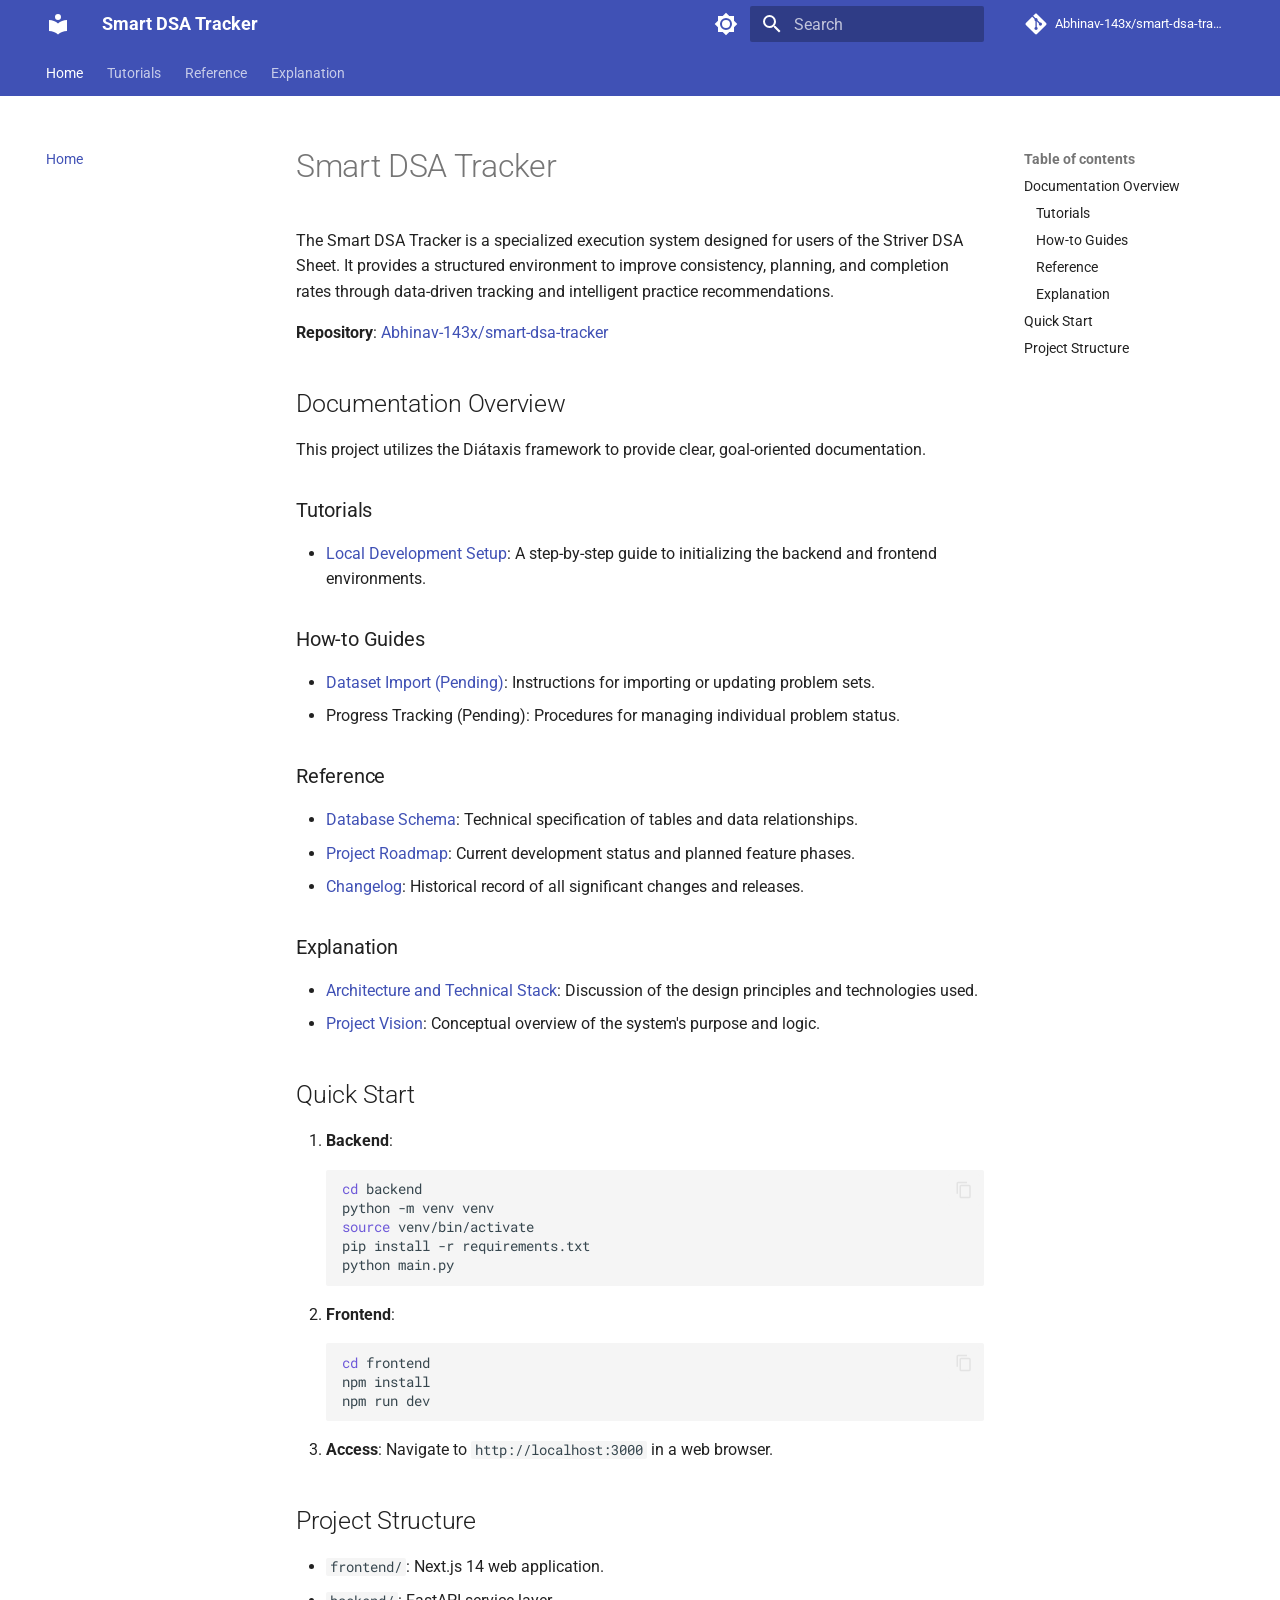
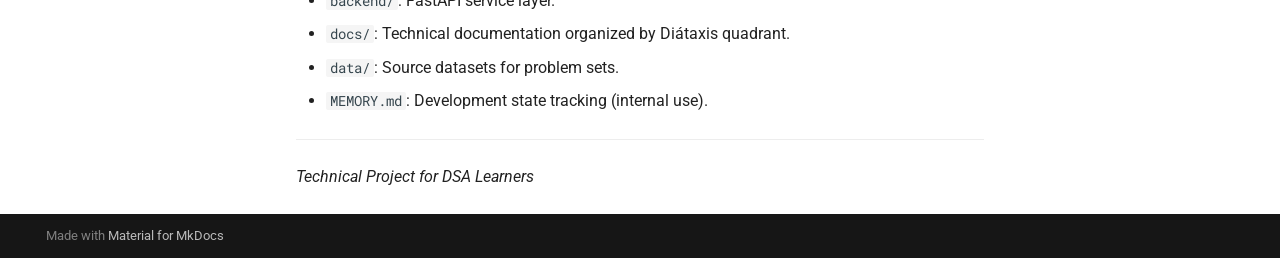
<file: index.html>
<!doctype html>
<html lang="en" class="no-js">
  <head>
    
      <meta charset="utf-8">
      <meta name="viewport" content="width=device-width,initial-scale=1">
      
        <meta name="description" content="A focused execution system for Striver DSA Sheet users to improve consistency and mastery.">
      
      
        <meta name="author" content="Abhinav-143x">
      
      
        <link rel="canonical" href="https://Abhinav-143x.github.io/smart-dsa-tracker/">
      
      
      
        <link rel="next" href="tutorials/setup-guide/">
      
      
        
      
      
      <link rel="icon" href="assets/images/favicon.png">
      <meta name="generator" content="mkdocs-1.6.1, mkdocs-material-9.7.6">
    
    
      
        <title>Smart DSA Tracker</title>
      
    
    
      <link rel="stylesheet" href="assets/stylesheets/main.484c7ddc.min.css">
      
        
        <link rel="stylesheet" href="assets/stylesheets/palette.ab4e12ef.min.css">
      
      


    
    
      
    
    
      
        
        
        <link rel="preconnect" href="https://fonts.gstatic.com" crossorigin>
        <link rel="stylesheet" href="https://fonts.googleapis.com/css?family=Roboto:300,300i,400,400i,700,700i%7CRoboto+Mono:400,400i,700,700i&display=fallback">
        <style>:root{--md-text-font:"Roboto";--md-code-font:"Roboto Mono"}</style>
      
    
    
    <script>__md_scope=new URL(".",location),__md_hash=e=>[...e].reduce(((e,_)=>(e<<5)-e+_.charCodeAt(0)),0),__md_get=(e,_=localStorage,t=__md_scope)=>JSON.parse(_.getItem(t.pathname+"."+e)),__md_set=(e,_,t=localStorage,a=__md_scope)=>{try{t.setItem(a.pathname+"."+e,JSON.stringify(_))}catch(e){}}</script>
    
      

    
    
  </head>
  
  
    
    
      
    
    
    
    
    <body dir="ltr" data-md-color-scheme="default" data-md-color-primary="indigo" data-md-color-accent="indigo">
  
    
    <input class="md-toggle" data-md-toggle="drawer" type="checkbox" id="__drawer" autocomplete="off">
    <input class="md-toggle" data-md-toggle="search" type="checkbox" id="__search" autocomplete="off">
    <label class="md-overlay" for="__drawer"></label>
    <div data-md-component="skip">
      
        
        <a href="#smart-dsa-tracker" class="md-skip">
          Skip to content
        </a>
      
    </div>
    <div data-md-component="announce">
      
    </div>
    
    
      

<header class="md-header" data-md-component="header">
  <nav class="md-header__inner md-grid" aria-label="Header">
    <a href="." title="Smart DSA Tracker" class="md-header__button md-logo" aria-label="Smart DSA Tracker" data-md-component="logo">
      
  
  <svg xmlns="http://www.w3.org/2000/svg" viewBox="0 0 24 24"><path d="M12 8a3 3 0 0 0 3-3 3 3 0 0 0-3-3 3 3 0 0 0-3 3 3 3 0 0 0 3 3m0 3.54C9.64 9.35 6.5 8 3 8v11c3.5 0 6.64 1.35 9 3.54 2.36-2.19 5.5-3.54 9-3.54V8c-3.5 0-6.64 1.35-9 3.54"/></svg>

    </a>
    <label class="md-header__button md-icon" for="__drawer">
      
      <svg xmlns="http://www.w3.org/2000/svg" viewBox="0 0 24 24"><path d="M3 6h18v2H3zm0 5h18v2H3zm0 5h18v2H3z"/></svg>
    </label>
    <div class="md-header__title" data-md-component="header-title">
      <div class="md-header__ellipsis">
        <div class="md-header__topic">
          <span class="md-ellipsis">
            Smart DSA Tracker
          </span>
        </div>
        <div class="md-header__topic" data-md-component="header-topic">
          <span class="md-ellipsis">
            
              Home
            
          </span>
        </div>
      </div>
    </div>
    
      
        <form class="md-header__option" data-md-component="palette">
  
    
    
    
    <input class="md-option" data-md-color-media="(prefers-color-scheme: light)" data-md-color-scheme="default" data-md-color-primary="indigo" data-md-color-accent="indigo"  aria-label="Switch to dark mode"  type="radio" name="__palette" id="__palette_0">
    
      <label class="md-header__button md-icon" title="Switch to dark mode" for="__palette_1" hidden>
        <svg xmlns="http://www.w3.org/2000/svg" viewBox="0 0 24 24"><path d="M12 8a4 4 0 0 0-4 4 4 4 0 0 0 4 4 4 4 0 0 0 4-4 4 4 0 0 0-4-4m0 10a6 6 0 0 1-6-6 6 6 0 0 1 6-6 6 6 0 0 1 6 6 6 6 0 0 1-6 6m8-9.31V4h-4.69L12 .69 8.69 4H4v4.69L.69 12 4 15.31V20h4.69L12 23.31 15.31 20H20v-4.69L23.31 12z"/></svg>
      </label>
    
  
    
    
    
    <input class="md-option" data-md-color-media="(prefers-color-scheme: dark)" data-md-color-scheme="slate" data-md-color-primary="indigo" data-md-color-accent="indigo"  aria-label="Switch to light mode"  type="radio" name="__palette" id="__palette_1">
    
      <label class="md-header__button md-icon" title="Switch to light mode" for="__palette_0" hidden>
        <svg xmlns="http://www.w3.org/2000/svg" viewBox="0 0 24 24"><path d="M12 18c-.89 0-1.74-.2-2.5-.55C11.56 16.5 13 14.42 13 12s-1.44-4.5-3.5-5.45C10.26 6.2 11.11 6 12 6a6 6 0 0 1 6 6 6 6 0 0 1-6 6m8-9.31V4h-4.69L12 .69 8.69 4H4v4.69L.69 12 4 15.31V20h4.69L12 23.31 15.31 20H20v-4.69L23.31 12z"/></svg>
      </label>
    
  
</form>
      
    
    
      <script>var palette=__md_get("__palette");if(palette&&palette.color){if("(prefers-color-scheme)"===palette.color.media){var media=matchMedia("(prefers-color-scheme: light)"),input=document.querySelector(media.matches?"[data-md-color-media='(prefers-color-scheme: light)']":"[data-md-color-media='(prefers-color-scheme: dark)']");palette.color.media=input.getAttribute("data-md-color-media"),palette.color.scheme=input.getAttribute("data-md-color-scheme"),palette.color.primary=input.getAttribute("data-md-color-primary"),palette.color.accent=input.getAttribute("data-md-color-accent")}for(var[key,value]of Object.entries(palette.color))document.body.setAttribute("data-md-color-"+key,value)}</script>
    
    
    
      
      
        <label class="md-header__button md-icon" for="__search">
          
          <svg xmlns="http://www.w3.org/2000/svg" viewBox="0 0 24 24"><path d="M9.5 3A6.5 6.5 0 0 1 16 9.5c0 1.61-.59 3.09-1.56 4.23l.27.27h.79l5 5-1.5 1.5-5-5v-.79l-.27-.27A6.52 6.52 0 0 1 9.5 16 6.5 6.5 0 0 1 3 9.5 6.5 6.5 0 0 1 9.5 3m0 2C7 5 5 7 5 9.5S7 14 9.5 14 14 12 14 9.5 12 5 9.5 5"/></svg>
        </label>
        <div class="md-search" data-md-component="search" role="dialog">
  <label class="md-search__overlay" for="__search"></label>
  <div class="md-search__inner" role="search">
    <form class="md-search__form" name="search">
      <input type="text" class="md-search__input" name="query" aria-label="Search" placeholder="Search" autocapitalize="off" autocorrect="off" autocomplete="off" spellcheck="false" data-md-component="search-query" required>
      <label class="md-search__icon md-icon" for="__search">
        
        <svg xmlns="http://www.w3.org/2000/svg" viewBox="0 0 24 24"><path d="M9.5 3A6.5 6.5 0 0 1 16 9.5c0 1.61-.59 3.09-1.56 4.23l.27.27h.79l5 5-1.5 1.5-5-5v-.79l-.27-.27A6.52 6.52 0 0 1 9.5 16 6.5 6.5 0 0 1 3 9.5 6.5 6.5 0 0 1 9.5 3m0 2C7 5 5 7 5 9.5S7 14 9.5 14 14 12 14 9.5 12 5 9.5 5"/></svg>
        
        <svg xmlns="http://www.w3.org/2000/svg" viewBox="0 0 24 24"><path d="M20 11v2H8l5.5 5.5-1.42 1.42L4.16 12l7.92-7.92L13.5 5.5 8 11z"/></svg>
      </label>
      <nav class="md-search__options" aria-label="Search">
        
        <button type="reset" class="md-search__icon md-icon" title="Clear" aria-label="Clear" tabindex="-1">
          
          <svg xmlns="http://www.w3.org/2000/svg" viewBox="0 0 24 24"><path d="M19 6.41 17.59 5 12 10.59 6.41 5 5 6.41 10.59 12 5 17.59 6.41 19 12 13.41 17.59 19 19 17.59 13.41 12z"/></svg>
        </button>
      </nav>
      
        <div class="md-search__suggest" data-md-component="search-suggest"></div>
      
    </form>
    <div class="md-search__output">
      <div class="md-search__scrollwrap" tabindex="0" data-md-scrollfix>
        <div class="md-search-result" data-md-component="search-result">
          <div class="md-search-result__meta">
            Initializing search
          </div>
          <ol class="md-search-result__list" role="presentation"></ol>
        </div>
      </div>
    </div>
  </div>
</div>
      
    
    
      <div class="md-header__source">
        <a href="https://github.com/Abhinav-143x/smart-dsa-tracker" title="Go to repository" class="md-source" data-md-component="source">
  <div class="md-source__icon md-icon">
    
    <svg xmlns="http://www.w3.org/2000/svg" viewBox="0 0 448 512"><!--! Font Awesome Free 7.1.0 by @fontawesome - https://fontawesome.com License - https://fontawesome.com/license/free (Icons: CC BY 4.0, Fonts: SIL OFL 1.1, Code: MIT License) Copyright 2025 Fonticons, Inc.--><path d="M439.6 236.1 244 40.5c-5.4-5.5-12.8-8.5-20.4-8.5s-15 3-20.4 8.4L162.5 81l51.5 51.5c27.1-9.1 52.7 16.8 43.4 43.7l49.7 49.7c34.2-11.8 61.2 31 35.5 56.7-26.5 26.5-70.2-2.9-56-37.3L240.3 199v121.9c25.3 12.5 22.3 41.8 9.1 55-6.4 6.4-15.2 10.1-24.3 10.1s-17.8-3.6-24.3-10.1c-17.6-17.6-11.1-46.9 11.2-56v-123c-20.8-8.5-24.6-30.7-18.6-45L142.6 101 8.5 235.1C3 240.6 0 247.9 0 255.5s3 15 8.5 20.4l195.6 195.7c5.4 5.4 12.7 8.4 20.4 8.4s15-3 20.4-8.4l194.7-194.7c5.4-5.4 8.4-12.8 8.4-20.4s-3-15-8.4-20.4"/></svg>
  </div>
  <div class="md-source__repository">
    Abhinav-143x/smart-dsa-tracker
  </div>
</a>
      </div>
    
  </nav>
  
</header>
    
    <div class="md-container" data-md-component="container">
      
      
        
          
            
<nav class="md-tabs" aria-label="Tabs" data-md-component="tabs">
  <div class="md-grid">
    <ul class="md-tabs__list">
      
        
  
  
  
    
  
  
    <li class="md-tabs__item md-tabs__item--active">
      <a href="." class="md-tabs__link">
        
  
  
    
  
  Home

      </a>
    </li>
  

      
        
  
  
  
  
    
    
      <li class="md-tabs__item">
        <a href="tutorials/setup-guide/" class="md-tabs__link">
          
  
  
  Tutorials

        </a>
      </li>
    
  

      
        
  
  
  
  
    
    
      <li class="md-tabs__item">
        <a href="reference/database-schema/" class="md-tabs__link">
          
  
  
  Reference

        </a>
      </li>
    
  

      
        
  
  
  
  
    
    
      <li class="md-tabs__item">
        <a href="explanation/architecture/" class="md-tabs__link">
          
  
  
  Explanation

        </a>
      </li>
    
  

      
    </ul>
  </div>
</nav>
          
        
      
      <main class="md-main" data-md-component="main">
        <div class="md-main__inner md-grid">
          
            
              
              <div class="md-sidebar md-sidebar--primary" data-md-component="sidebar" data-md-type="navigation" >
                <div class="md-sidebar__scrollwrap">
                  <div class="md-sidebar__inner">
                    


  


<nav class="md-nav md-nav--primary md-nav--lifted" aria-label="Navigation" data-md-level="0">
  <label class="md-nav__title" for="__drawer">
    <a href="." title="Smart DSA Tracker" class="md-nav__button md-logo" aria-label="Smart DSA Tracker" data-md-component="logo">
      
  
  <svg xmlns="http://www.w3.org/2000/svg" viewBox="0 0 24 24"><path d="M12 8a3 3 0 0 0 3-3 3 3 0 0 0-3-3 3 3 0 0 0-3 3 3 3 0 0 0 3 3m0 3.54C9.64 9.35 6.5 8 3 8v11c3.5 0 6.64 1.35 9 3.54 2.36-2.19 5.5-3.54 9-3.54V8c-3.5 0-6.64 1.35-9 3.54"/></svg>

    </a>
    Smart DSA Tracker
  </label>
  
    <div class="md-nav__source">
      <a href="https://github.com/Abhinav-143x/smart-dsa-tracker" title="Go to repository" class="md-source" data-md-component="source">
  <div class="md-source__icon md-icon">
    
    <svg xmlns="http://www.w3.org/2000/svg" viewBox="0 0 448 512"><!--! Font Awesome Free 7.1.0 by @fontawesome - https://fontawesome.com License - https://fontawesome.com/license/free (Icons: CC BY 4.0, Fonts: SIL OFL 1.1, Code: MIT License) Copyright 2025 Fonticons, Inc.--><path d="M439.6 236.1 244 40.5c-5.4-5.5-12.8-8.5-20.4-8.5s-15 3-20.4 8.4L162.5 81l51.5 51.5c27.1-9.1 52.7 16.8 43.4 43.7l49.7 49.7c34.2-11.8 61.2 31 35.5 56.7-26.5 26.5-70.2-2.9-56-37.3L240.3 199v121.9c25.3 12.5 22.3 41.8 9.1 55-6.4 6.4-15.2 10.1-24.3 10.1s-17.8-3.6-24.3-10.1c-17.6-17.6-11.1-46.9 11.2-56v-123c-20.8-8.5-24.6-30.7-18.6-45L142.6 101 8.5 235.1C3 240.6 0 247.9 0 255.5s3 15 8.5 20.4l195.6 195.7c5.4 5.4 12.7 8.4 20.4 8.4s15-3 20.4-8.4l194.7-194.7c5.4-5.4 8.4-12.8 8.4-20.4s-3-15-8.4-20.4"/></svg>
  </div>
  <div class="md-source__repository">
    Abhinav-143x/smart-dsa-tracker
  </div>
</a>
    </div>
  
  <ul class="md-nav__list" data-md-scrollfix>
    
      
      
  
  
    
  
  
  
    <li class="md-nav__item md-nav__item--active">
      
      <input class="md-nav__toggle md-toggle" type="checkbox" id="__toc">
      
      
        
      
      
        <label class="md-nav__link md-nav__link--active" for="__toc">
          
  
  
  <span class="md-ellipsis">
    
  
    Home
  

    
  </span>
  
  

          <span class="md-nav__icon md-icon"></span>
        </label>
      
      <a href="." class="md-nav__link md-nav__link--active">
        
  
  
  <span class="md-ellipsis">
    
  
    Home
  

    
  </span>
  
  

      </a>
      
        

<nav class="md-nav md-nav--secondary" aria-label="Table of contents">
  
  
  
    
  
  
    <label class="md-nav__title" for="__toc">
      <span class="md-nav__icon md-icon"></span>
      Table of contents
    </label>
    <ul class="md-nav__list" data-md-component="toc" data-md-scrollfix>
      
        <li class="md-nav__item">
  <a href="#documentation-overview" class="md-nav__link">
    <span class="md-ellipsis">
      
        Documentation Overview
      
    </span>
  </a>
  
    <nav class="md-nav" aria-label="Documentation Overview">
      <ul class="md-nav__list">
        
          <li class="md-nav__item">
  <a href="#tutorials" class="md-nav__link">
    <span class="md-ellipsis">
      
        Tutorials
      
    </span>
  </a>
  
</li>
        
          <li class="md-nav__item">
  <a href="#how-to-guides" class="md-nav__link">
    <span class="md-ellipsis">
      
        How-to Guides
      
    </span>
  </a>
  
</li>
        
          <li class="md-nav__item">
  <a href="#reference" class="md-nav__link">
    <span class="md-ellipsis">
      
        Reference
      
    </span>
  </a>
  
</li>
        
          <li class="md-nav__item">
  <a href="#explanation" class="md-nav__link">
    <span class="md-ellipsis">
      
        Explanation
      
    </span>
  </a>
  
</li>
        
      </ul>
    </nav>
  
</li>
      
        <li class="md-nav__item">
  <a href="#quick-start" class="md-nav__link">
    <span class="md-ellipsis">
      
        Quick Start
      
    </span>
  </a>
  
</li>
      
        <li class="md-nav__item">
  <a href="#project-structure" class="md-nav__link">
    <span class="md-ellipsis">
      
        Project Structure
      
    </span>
  </a>
  
</li>
      
    </ul>
  
</nav>
      
    </li>
  

    
      
      
  
  
  
  
    
    
    
    
      
      
        
      
    
    
    <li class="md-nav__item md-nav__item--nested">
      
        
        
        <input class="md-nav__toggle md-toggle " type="checkbox" id="__nav_2" >
        
          
          <label class="md-nav__link" for="__nav_2" id="__nav_2_label" tabindex="0">
            
  
  
  <span class="md-ellipsis">
    
  
    Tutorials
  

    
  </span>
  
  

            <span class="md-nav__icon md-icon"></span>
          </label>
        
        <nav class="md-nav" data-md-level="1" aria-labelledby="__nav_2_label" aria-expanded="false">
          <label class="md-nav__title" for="__nav_2">
            <span class="md-nav__icon md-icon"></span>
            
  
    Tutorials
  

          </label>
          <ul class="md-nav__list" data-md-scrollfix>
            
              
                
  
  
  
  
    <li class="md-nav__item">
      <a href="tutorials/setup-guide/" class="md-nav__link">
        
  
  
  <span class="md-ellipsis">
    
  
    Setup Guide
  

    
  </span>
  
  

      </a>
    </li>
  

              
            
          </ul>
        </nav>
      
    </li>
  

    
      
      
  
  
  
  
    
    
    
    
      
      
        
      
    
    
    <li class="md-nav__item md-nav__item--nested">
      
        
        
        <input class="md-nav__toggle md-toggle " type="checkbox" id="__nav_3" >
        
          
          <label class="md-nav__link" for="__nav_3" id="__nav_3_label" tabindex="0">
            
  
  
  <span class="md-ellipsis">
    
  
    Reference
  

    
  </span>
  
  

            <span class="md-nav__icon md-icon"></span>
          </label>
        
        <nav class="md-nav" data-md-level="1" aria-labelledby="__nav_3_label" aria-expanded="false">
          <label class="md-nav__title" for="__nav_3">
            <span class="md-nav__icon md-icon"></span>
            
  
    Reference
  

          </label>
          <ul class="md-nav__list" data-md-scrollfix>
            
              
                
  
  
  
  
    <li class="md-nav__item">
      <a href="reference/database-schema/" class="md-nav__link">
        
  
  
  <span class="md-ellipsis">
    
  
    Database Schema
  

    
  </span>
  
  

      </a>
    </li>
  

              
            
              
                
  
  
  
  
    <li class="md-nav__item">
      <a href="reference/roadmap/" class="md-nav__link">
        
  
  
  <span class="md-ellipsis">
    
  
    Roadmap
  

    
  </span>
  
  

      </a>
    </li>
  

              
            
          </ul>
        </nav>
      
    </li>
  

    
      
      
  
  
  
  
    
    
    
    
      
      
        
      
    
    
    <li class="md-nav__item md-nav__item--nested">
      
        
        
        <input class="md-nav__toggle md-toggle " type="checkbox" id="__nav_4" >
        
          
          <label class="md-nav__link" for="__nav_4" id="__nav_4_label" tabindex="0">
            
  
  
  <span class="md-ellipsis">
    
  
    Explanation
  

    
  </span>
  
  

            <span class="md-nav__icon md-icon"></span>
          </label>
        
        <nav class="md-nav" data-md-level="1" aria-labelledby="__nav_4_label" aria-expanded="false">
          <label class="md-nav__title" for="__nav_4">
            <span class="md-nav__icon md-icon"></span>
            
  
    Explanation
  

          </label>
          <ul class="md-nav__list" data-md-scrollfix>
            
              
                
  
  
  
  
    <li class="md-nav__item">
      <a href="explanation/architecture/" class="md-nav__link">
        
  
  
  <span class="md-ellipsis">
    
  
    Architecture
  

    
  </span>
  
  

      </a>
    </li>
  

              
            
          </ul>
        </nav>
      
    </li>
  

    
  </ul>
</nav>
                  </div>
                </div>
              </div>
            
            
              
              <div class="md-sidebar md-sidebar--secondary" data-md-component="sidebar" data-md-type="toc" >
                <div class="md-sidebar__scrollwrap">
                  <div class="md-sidebar__inner">
                    

<nav class="md-nav md-nav--secondary" aria-label="Table of contents">
  
  
  
    
  
  
    <label class="md-nav__title" for="__toc">
      <span class="md-nav__icon md-icon"></span>
      Table of contents
    </label>
    <ul class="md-nav__list" data-md-component="toc" data-md-scrollfix>
      
        <li class="md-nav__item">
  <a href="#documentation-overview" class="md-nav__link">
    <span class="md-ellipsis">
      
        Documentation Overview
      
    </span>
  </a>
  
    <nav class="md-nav" aria-label="Documentation Overview">
      <ul class="md-nav__list">
        
          <li class="md-nav__item">
  <a href="#tutorials" class="md-nav__link">
    <span class="md-ellipsis">
      
        Tutorials
      
    </span>
  </a>
  
</li>
        
          <li class="md-nav__item">
  <a href="#how-to-guides" class="md-nav__link">
    <span class="md-ellipsis">
      
        How-to Guides
      
    </span>
  </a>
  
</li>
        
          <li class="md-nav__item">
  <a href="#reference" class="md-nav__link">
    <span class="md-ellipsis">
      
        Reference
      
    </span>
  </a>
  
</li>
        
          <li class="md-nav__item">
  <a href="#explanation" class="md-nav__link">
    <span class="md-ellipsis">
      
        Explanation
      
    </span>
  </a>
  
</li>
        
      </ul>
    </nav>
  
</li>
      
        <li class="md-nav__item">
  <a href="#quick-start" class="md-nav__link">
    <span class="md-ellipsis">
      
        Quick Start
      
    </span>
  </a>
  
</li>
      
        <li class="md-nav__item">
  <a href="#project-structure" class="md-nav__link">
    <span class="md-ellipsis">
      
        Project Structure
      
    </span>
  </a>
  
</li>
      
    </ul>
  
</nav>
                  </div>
                </div>
              </div>
            
          
          
            <div class="md-content" data-md-component="content">
              
              <article class="md-content__inner md-typeset">
                
                  


  
  


<h1 id="smart-dsa-tracker">Smart DSA Tracker</h1>
<p>The Smart DSA Tracker is a specialized execution system designed for users of the Striver DSA Sheet. It provides a structured environment to improve consistency, planning, and completion rates through data-driven tracking and intelligent practice recommendations.</p>
<p><strong>Repository</strong>: <a href="https://github.com/Abhinav-143x/smart-dsa-tracker">Abhinav-143x/smart-dsa-tracker</a></p>
<h2 id="documentation-overview">Documentation Overview</h2>
<p>This project utilizes the Diátaxis framework to provide clear, goal-oriented documentation.</p>
<h3 id="tutorials">Tutorials</h3>
<ul>
<li><a href="./docs/tutorials/setup-guide.md">Local Development Setup</a>: A step-by-step guide to initializing the backend and frontend environments.</li>
</ul>
<h3 id="how-to-guides">How-to Guides</h3>
<ul>
<li><a href="./docs/how-to/dataset-import.md">Dataset Import (Pending)</a>: Instructions for importing or updating problem sets.</li>
<li>Progress Tracking (Pending): Procedures for managing individual problem status.</li>
</ul>
<h3 id="reference">Reference</h3>
<ul>
<li><a href="./docs/reference/database-schema.md">Database Schema</a>: Technical specification of tables and data relationships.</li>
<li><a href="./docs/reference/roadmap.md">Project Roadmap</a>: Current development status and planned feature phases.</li>
<li><a href="./CHANGELOG.md">Changelog</a>: Historical record of all significant changes and releases.</li>
</ul>
<h3 id="explanation">Explanation</h3>
<ul>
<li><a href="./docs/explanation/architecture.md">Architecture and Technical Stack</a>: Discussion of the design principles and technologies used.</li>
<li><a href="./docs/explanation/project-vision.md">Project Vision</a>: Conceptual overview of the system's purpose and logic.</li>
</ul>
<h2 id="quick-start">Quick Start</h2>
<ol>
<li><strong>Backend</strong>: 
   <div class="highlight"><pre><span></span><code><a id="__codelineno-0-1" name="__codelineno-0-1" href="#__codelineno-0-1"></a><span class="nb">cd</span><span class="w"> </span>backend
<a id="__codelineno-0-2" name="__codelineno-0-2" href="#__codelineno-0-2"></a>python<span class="w"> </span>-m<span class="w"> </span>venv<span class="w"> </span>venv
<a id="__codelineno-0-3" name="__codelineno-0-3" href="#__codelineno-0-3"></a><span class="nb">source</span><span class="w"> </span>venv/bin/activate
<a id="__codelineno-0-4" name="__codelineno-0-4" href="#__codelineno-0-4"></a>pip<span class="w"> </span>install<span class="w"> </span>-r<span class="w"> </span>requirements.txt
<a id="__codelineno-0-5" name="__codelineno-0-5" href="#__codelineno-0-5"></a>python<span class="w"> </span>main.py
</code></pre></div></li>
<li><strong>Frontend</strong>:
   <div class="highlight"><pre><span></span><code><a id="__codelineno-1-1" name="__codelineno-1-1" href="#__codelineno-1-1"></a><span class="nb">cd</span><span class="w"> </span>frontend
<a id="__codelineno-1-2" name="__codelineno-1-2" href="#__codelineno-1-2"></a>npm<span class="w"> </span>install
<a id="__codelineno-1-3" name="__codelineno-1-3" href="#__codelineno-1-3"></a>npm<span class="w"> </span>run<span class="w"> </span>dev
</code></pre></div></li>
<li><strong>Access</strong>: Navigate to <code>http://localhost:3000</code> in a web browser.</li>
</ol>
<h2 id="project-structure">Project Structure</h2>
<ul>
<li><code>frontend/</code>: Next.js 14 web application.</li>
<li><code>backend/</code>: FastAPI service layer.</li>
<li><code>docs/</code>: Technical documentation organized by Diátaxis quadrant.</li>
<li><code>data/</code>: Source datasets for problem sets.</li>
<li><code>MEMORY.md</code>: Development state tracking (internal use).</li>
</ul>
<hr />
<p><em>Technical Project for DSA Learners</em></p>












                
              </article>
            </div>
          
          
<script>var target=document.getElementById(location.hash.slice(1));target&&target.name&&(target.checked=target.name.startsWith("__tabbed_"))</script>
        </div>
        
          <button type="button" class="md-top md-icon" data-md-component="top" hidden>
  
  <svg xmlns="http://www.w3.org/2000/svg" viewBox="0 0 24 24"><path d="M13 20h-2V8l-5.5 5.5-1.42-1.42L12 4.16l7.92 7.92-1.42 1.42L13 8z"/></svg>
  Back to top
</button>
        
      </main>
      
        <footer class="md-footer">
  
  <div class="md-footer-meta md-typeset">
    <div class="md-footer-meta__inner md-grid">
      <div class="md-copyright">
  
  
    Made with
    <a href="https://squidfunk.github.io/mkdocs-material/" target="_blank" rel="noopener">
      Material for MkDocs
    </a>
  
</div>
      
    </div>
  </div>
</footer>
      
    </div>
    <div class="md-dialog" data-md-component="dialog">
      <div class="md-dialog__inner md-typeset"></div>
    </div>
    
    
    
      
      
      <script id="__config" type="application/json">{"annotate": null, "base": ".", "features": ["navigation.tabs", "navigation.sections", "navigation.top", "search.suggest", "search.highlight", "content.code.copy"], "search": "assets/javascripts/workers/search.2c215733.min.js", "tags": null, "translations": {"clipboard.copied": "Copied to clipboard", "clipboard.copy": "Copy to clipboard", "search.result.more.one": "1 more on this page", "search.result.more.other": "# more on this page", "search.result.none": "No matching documents", "search.result.one": "1 matching document", "search.result.other": "# matching documents", "search.result.placeholder": "Type to start searching", "search.result.term.missing": "Missing", "select.version": "Select version"}, "version": null}</script>
    
    
      <script src="assets/javascripts/bundle.79ae519e.min.js"></script>
      
    
  </body>
</html>
</file>
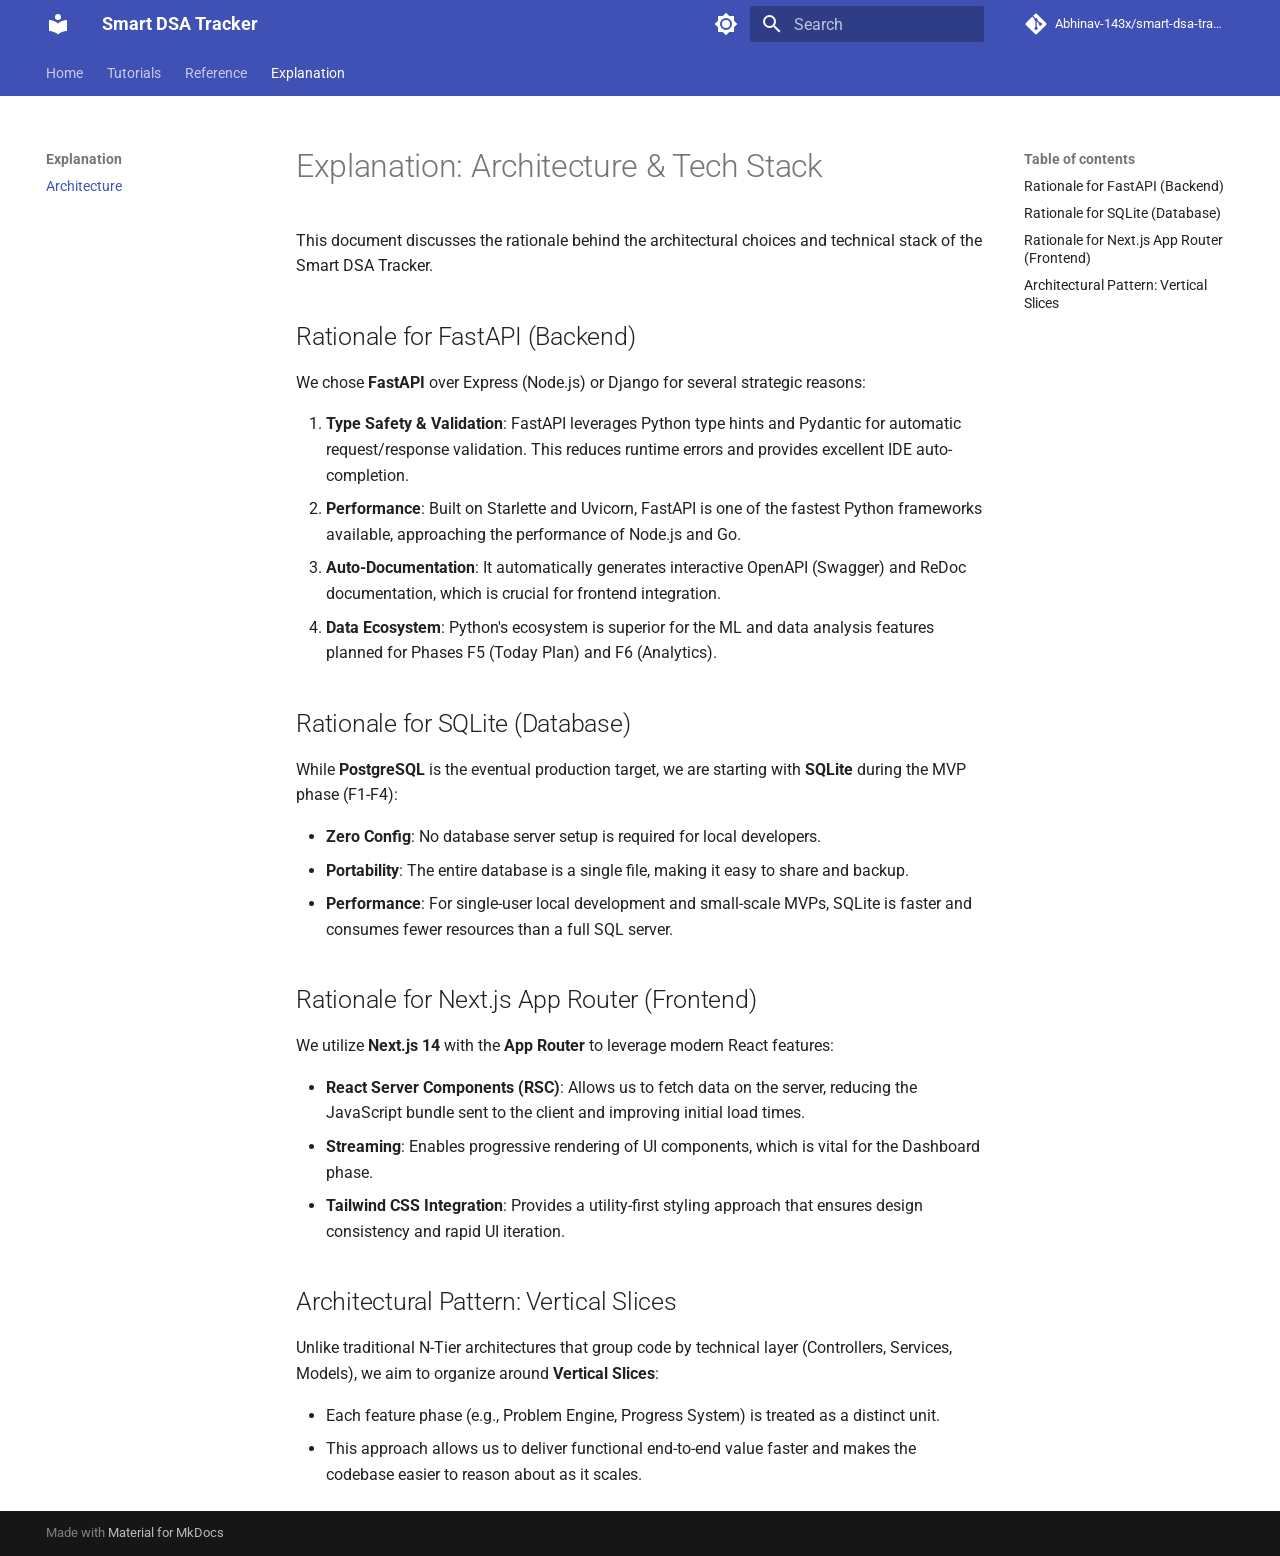
<file: explanation/architecture/index.html>
<!doctype html>
<html lang="en" class="no-js">
  <head>
    
      <meta charset="utf-8">
      <meta name="viewport" content="width=device-width,initial-scale=1">
      
        <meta name="description" content="A focused execution system for Striver DSA Sheet users to improve consistency and mastery.">
      
      
        <meta name="author" content="Abhinav-143x">
      
      
        <link rel="canonical" href="https://Abhinav-143x.github.io/smart-dsa-tracker/explanation/architecture/">
      
      
        <link rel="prev" href="../../reference/roadmap/">
      
      
      
        
      
      
      <link rel="icon" href="../../assets/images/favicon.png">
      <meta name="generator" content="mkdocs-1.6.1, mkdocs-material-9.7.6">
    
    
      
        <title>Architecture - Smart DSA Tracker</title>
      
    
    
      <link rel="stylesheet" href="../../assets/stylesheets/main.484c7ddc.min.css">
      
        
        <link rel="stylesheet" href="../../assets/stylesheets/palette.ab4e12ef.min.css">
      
      


    
    
      
    
    
      
        
        
        <link rel="preconnect" href="https://fonts.gstatic.com" crossorigin>
        <link rel="stylesheet" href="https://fonts.googleapis.com/css?family=Roboto:300,300i,400,400i,700,700i%7CRoboto+Mono:400,400i,700,700i&display=fallback">
        <style>:root{--md-text-font:"Roboto";--md-code-font:"Roboto Mono"}</style>
      
    
    
    <script>__md_scope=new URL("../..",location),__md_hash=e=>[...e].reduce(((e,_)=>(e<<5)-e+_.charCodeAt(0)),0),__md_get=(e,_=localStorage,t=__md_scope)=>JSON.parse(_.getItem(t.pathname+"."+e)),__md_set=(e,_,t=localStorage,a=__md_scope)=>{try{t.setItem(a.pathname+"."+e,JSON.stringify(_))}catch(e){}}</script>
    
      

    
    
  </head>
  
  
    
    
      
    
    
    
    
    <body dir="ltr" data-md-color-scheme="default" data-md-color-primary="indigo" data-md-color-accent="indigo">
  
    
    <input class="md-toggle" data-md-toggle="drawer" type="checkbox" id="__drawer" autocomplete="off">
    <input class="md-toggle" data-md-toggle="search" type="checkbox" id="__search" autocomplete="off">
    <label class="md-overlay" for="__drawer"></label>
    <div data-md-component="skip">
      
        
        <a href="#explanation-architecture-tech-stack" class="md-skip">
          Skip to content
        </a>
      
    </div>
    <div data-md-component="announce">
      
    </div>
    
    
      

<header class="md-header" data-md-component="header">
  <nav class="md-header__inner md-grid" aria-label="Header">
    <a href="../.." title="Smart DSA Tracker" class="md-header__button md-logo" aria-label="Smart DSA Tracker" data-md-component="logo">
      
  
  <svg xmlns="http://www.w3.org/2000/svg" viewBox="0 0 24 24"><path d="M12 8a3 3 0 0 0 3-3 3 3 0 0 0-3-3 3 3 0 0 0-3 3 3 3 0 0 0 3 3m0 3.54C9.64 9.35 6.5 8 3 8v11c3.5 0 6.64 1.35 9 3.54 2.36-2.19 5.5-3.54 9-3.54V8c-3.5 0-6.64 1.35-9 3.54"/></svg>

    </a>
    <label class="md-header__button md-icon" for="__drawer">
      
      <svg xmlns="http://www.w3.org/2000/svg" viewBox="0 0 24 24"><path d="M3 6h18v2H3zm0 5h18v2H3zm0 5h18v2H3z"/></svg>
    </label>
    <div class="md-header__title" data-md-component="header-title">
      <div class="md-header__ellipsis">
        <div class="md-header__topic">
          <span class="md-ellipsis">
            Smart DSA Tracker
          </span>
        </div>
        <div class="md-header__topic" data-md-component="header-topic">
          <span class="md-ellipsis">
            
              Architecture
            
          </span>
        </div>
      </div>
    </div>
    
      
        <form class="md-header__option" data-md-component="palette">
  
    
    
    
    <input class="md-option" data-md-color-media="(prefers-color-scheme: light)" data-md-color-scheme="default" data-md-color-primary="indigo" data-md-color-accent="indigo"  aria-label="Switch to dark mode"  type="radio" name="__palette" id="__palette_0">
    
      <label class="md-header__button md-icon" title="Switch to dark mode" for="__palette_1" hidden>
        <svg xmlns="http://www.w3.org/2000/svg" viewBox="0 0 24 24"><path d="M12 8a4 4 0 0 0-4 4 4 4 0 0 0 4 4 4 4 0 0 0 4-4 4 4 0 0 0-4-4m0 10a6 6 0 0 1-6-6 6 6 0 0 1 6-6 6 6 0 0 1 6 6 6 6 0 0 1-6 6m8-9.31V4h-4.69L12 .69 8.69 4H4v4.69L.69 12 4 15.31V20h4.69L12 23.31 15.31 20H20v-4.69L23.31 12z"/></svg>
      </label>
    
  
    
    
    
    <input class="md-option" data-md-color-media="(prefers-color-scheme: dark)" data-md-color-scheme="slate" data-md-color-primary="indigo" data-md-color-accent="indigo"  aria-label="Switch to light mode"  type="radio" name="__palette" id="__palette_1">
    
      <label class="md-header__button md-icon" title="Switch to light mode" for="__palette_0" hidden>
        <svg xmlns="http://www.w3.org/2000/svg" viewBox="0 0 24 24"><path d="M12 18c-.89 0-1.74-.2-2.5-.55C11.56 16.5 13 14.42 13 12s-1.44-4.5-3.5-5.45C10.26 6.2 11.11 6 12 6a6 6 0 0 1 6 6 6 6 0 0 1-6 6m8-9.31V4h-4.69L12 .69 8.69 4H4v4.69L.69 12 4 15.31V20h4.69L12 23.31 15.31 20H20v-4.69L23.31 12z"/></svg>
      </label>
    
  
</form>
      
    
    
      <script>var palette=__md_get("__palette");if(palette&&palette.color){if("(prefers-color-scheme)"===palette.color.media){var media=matchMedia("(prefers-color-scheme: light)"),input=document.querySelector(media.matches?"[data-md-color-media='(prefers-color-scheme: light)']":"[data-md-color-media='(prefers-color-scheme: dark)']");palette.color.media=input.getAttribute("data-md-color-media"),palette.color.scheme=input.getAttribute("data-md-color-scheme"),palette.color.primary=input.getAttribute("data-md-color-primary"),palette.color.accent=input.getAttribute("data-md-color-accent")}for(var[key,value]of Object.entries(palette.color))document.body.setAttribute("data-md-color-"+key,value)}</script>
    
    
    
      
      
        <label class="md-header__button md-icon" for="__search">
          
          <svg xmlns="http://www.w3.org/2000/svg" viewBox="0 0 24 24"><path d="M9.5 3A6.5 6.5 0 0 1 16 9.5c0 1.61-.59 3.09-1.56 4.23l.27.27h.79l5 5-1.5 1.5-5-5v-.79l-.27-.27A6.52 6.52 0 0 1 9.5 16 6.5 6.5 0 0 1 3 9.5 6.5 6.5 0 0 1 9.5 3m0 2C7 5 5 7 5 9.5S7 14 9.5 14 14 12 14 9.5 12 5 9.5 5"/></svg>
        </label>
        <div class="md-search" data-md-component="search" role="dialog">
  <label class="md-search__overlay" for="__search"></label>
  <div class="md-search__inner" role="search">
    <form class="md-search__form" name="search">
      <input type="text" class="md-search__input" name="query" aria-label="Search" placeholder="Search" autocapitalize="off" autocorrect="off" autocomplete="off" spellcheck="false" data-md-component="search-query" required>
      <label class="md-search__icon md-icon" for="__search">
        
        <svg xmlns="http://www.w3.org/2000/svg" viewBox="0 0 24 24"><path d="M9.5 3A6.5 6.5 0 0 1 16 9.5c0 1.61-.59 3.09-1.56 4.23l.27.27h.79l5 5-1.5 1.5-5-5v-.79l-.27-.27A6.52 6.52 0 0 1 9.5 16 6.5 6.5 0 0 1 3 9.5 6.5 6.5 0 0 1 9.5 3m0 2C7 5 5 7 5 9.5S7 14 9.5 14 14 12 14 9.5 12 5 9.5 5"/></svg>
        
        <svg xmlns="http://www.w3.org/2000/svg" viewBox="0 0 24 24"><path d="M20 11v2H8l5.5 5.5-1.42 1.42L4.16 12l7.92-7.92L13.5 5.5 8 11z"/></svg>
      </label>
      <nav class="md-search__options" aria-label="Search">
        
        <button type="reset" class="md-search__icon md-icon" title="Clear" aria-label="Clear" tabindex="-1">
          
          <svg xmlns="http://www.w3.org/2000/svg" viewBox="0 0 24 24"><path d="M19 6.41 17.59 5 12 10.59 6.41 5 5 6.41 10.59 12 5 17.59 6.41 19 12 13.41 17.59 19 19 17.59 13.41 12z"/></svg>
        </button>
      </nav>
      
        <div class="md-search__suggest" data-md-component="search-suggest"></div>
      
    </form>
    <div class="md-search__output">
      <div class="md-search__scrollwrap" tabindex="0" data-md-scrollfix>
        <div class="md-search-result" data-md-component="search-result">
          <div class="md-search-result__meta">
            Initializing search
          </div>
          <ol class="md-search-result__list" role="presentation"></ol>
        </div>
      </div>
    </div>
  </div>
</div>
      
    
    
      <div class="md-header__source">
        <a href="https://github.com/Abhinav-143x/smart-dsa-tracker" title="Go to repository" class="md-source" data-md-component="source">
  <div class="md-source__icon md-icon">
    
    <svg xmlns="http://www.w3.org/2000/svg" viewBox="0 0 448 512"><!--! Font Awesome Free 7.1.0 by @fontawesome - https://fontawesome.com License - https://fontawesome.com/license/free (Icons: CC BY 4.0, Fonts: SIL OFL 1.1, Code: MIT License) Copyright 2025 Fonticons, Inc.--><path d="M439.6 236.1 244 40.5c-5.4-5.5-12.8-8.5-20.4-8.5s-15 3-20.4 8.4L162.5 81l51.5 51.5c27.1-9.1 52.7 16.8 43.4 43.7l49.7 49.7c34.2-11.8 61.2 31 35.5 56.7-26.5 26.5-70.2-2.9-56-37.3L240.3 199v121.9c25.3 12.5 22.3 41.8 9.1 55-6.4 6.4-15.2 10.1-24.3 10.1s-17.8-3.6-24.3-10.1c-17.6-17.6-11.1-46.9 11.2-56v-123c-20.8-8.5-24.6-30.7-18.6-45L142.6 101 8.5 235.1C3 240.6 0 247.9 0 255.5s3 15 8.5 20.4l195.6 195.7c5.4 5.4 12.7 8.4 20.4 8.4s15-3 20.4-8.4l194.7-194.7c5.4-5.4 8.4-12.8 8.4-20.4s-3-15-8.4-20.4"/></svg>
  </div>
  <div class="md-source__repository">
    Abhinav-143x/smart-dsa-tracker
  </div>
</a>
      </div>
    
  </nav>
  
</header>
    
    <div class="md-container" data-md-component="container">
      
      
        
          
            
<nav class="md-tabs" aria-label="Tabs" data-md-component="tabs">
  <div class="md-grid">
    <ul class="md-tabs__list">
      
        
  
  
  
  
    <li class="md-tabs__item">
      <a href="../.." class="md-tabs__link">
        
  
  
    
  
  Home

      </a>
    </li>
  

      
        
  
  
  
  
    
    
      <li class="md-tabs__item">
        <a href="../../tutorials/setup-guide/" class="md-tabs__link">
          
  
  
  Tutorials

        </a>
      </li>
    
  

      
        
  
  
  
  
    
    
      <li class="md-tabs__item">
        <a href="../../reference/database-schema/" class="md-tabs__link">
          
  
  
  Reference

        </a>
      </li>
    
  

      
        
  
  
  
    
  
  
    
    
      <li class="md-tabs__item md-tabs__item--active">
        <a href="./" class="md-tabs__link">
          
  
  
  Explanation

        </a>
      </li>
    
  

      
    </ul>
  </div>
</nav>
          
        
      
      <main class="md-main" data-md-component="main">
        <div class="md-main__inner md-grid">
          
            
              
              <div class="md-sidebar md-sidebar--primary" data-md-component="sidebar" data-md-type="navigation" >
                <div class="md-sidebar__scrollwrap">
                  <div class="md-sidebar__inner">
                    


  


<nav class="md-nav md-nav--primary md-nav--lifted" aria-label="Navigation" data-md-level="0">
  <label class="md-nav__title" for="__drawer">
    <a href="../.." title="Smart DSA Tracker" class="md-nav__button md-logo" aria-label="Smart DSA Tracker" data-md-component="logo">
      
  
  <svg xmlns="http://www.w3.org/2000/svg" viewBox="0 0 24 24"><path d="M12 8a3 3 0 0 0 3-3 3 3 0 0 0-3-3 3 3 0 0 0-3 3 3 3 0 0 0 3 3m0 3.54C9.64 9.35 6.5 8 3 8v11c3.5 0 6.64 1.35 9 3.54 2.36-2.19 5.5-3.54 9-3.54V8c-3.5 0-6.64 1.35-9 3.54"/></svg>

    </a>
    Smart DSA Tracker
  </label>
  
    <div class="md-nav__source">
      <a href="https://github.com/Abhinav-143x/smart-dsa-tracker" title="Go to repository" class="md-source" data-md-component="source">
  <div class="md-source__icon md-icon">
    
    <svg xmlns="http://www.w3.org/2000/svg" viewBox="0 0 448 512"><!--! Font Awesome Free 7.1.0 by @fontawesome - https://fontawesome.com License - https://fontawesome.com/license/free (Icons: CC BY 4.0, Fonts: SIL OFL 1.1, Code: MIT License) Copyright 2025 Fonticons, Inc.--><path d="M439.6 236.1 244 40.5c-5.4-5.5-12.8-8.5-20.4-8.5s-15 3-20.4 8.4L162.5 81l51.5 51.5c27.1-9.1 52.7 16.8 43.4 43.7l49.7 49.7c34.2-11.8 61.2 31 35.5 56.7-26.5 26.5-70.2-2.9-56-37.3L240.3 199v121.9c25.3 12.5 22.3 41.8 9.1 55-6.4 6.4-15.2 10.1-24.3 10.1s-17.8-3.6-24.3-10.1c-17.6-17.6-11.1-46.9 11.2-56v-123c-20.8-8.5-24.6-30.7-18.6-45L142.6 101 8.5 235.1C3 240.6 0 247.9 0 255.5s3 15 8.5 20.4l195.6 195.7c5.4 5.4 12.7 8.4 20.4 8.4s15-3 20.4-8.4l194.7-194.7c5.4-5.4 8.4-12.8 8.4-20.4s-3-15-8.4-20.4"/></svg>
  </div>
  <div class="md-source__repository">
    Abhinav-143x/smart-dsa-tracker
  </div>
</a>
    </div>
  
  <ul class="md-nav__list" data-md-scrollfix>
    
      
      
  
  
  
  
    <li class="md-nav__item">
      <a href="../.." class="md-nav__link">
        
  
  
  <span class="md-ellipsis">
    
  
    Home
  

    
  </span>
  
  

      </a>
    </li>
  

    
      
      
  
  
  
  
    
    
    
    
      
      
        
      
    
    
    <li class="md-nav__item md-nav__item--nested">
      
        
        
        <input class="md-nav__toggle md-toggle " type="checkbox" id="__nav_2" >
        
          
          <label class="md-nav__link" for="__nav_2" id="__nav_2_label" tabindex="0">
            
  
  
  <span class="md-ellipsis">
    
  
    Tutorials
  

    
  </span>
  
  

            <span class="md-nav__icon md-icon"></span>
          </label>
        
        <nav class="md-nav" data-md-level="1" aria-labelledby="__nav_2_label" aria-expanded="false">
          <label class="md-nav__title" for="__nav_2">
            <span class="md-nav__icon md-icon"></span>
            
  
    Tutorials
  

          </label>
          <ul class="md-nav__list" data-md-scrollfix>
            
              
                
  
  
  
  
    <li class="md-nav__item">
      <a href="../../tutorials/setup-guide/" class="md-nav__link">
        
  
  
  <span class="md-ellipsis">
    
  
    Setup Guide
  

    
  </span>
  
  

      </a>
    </li>
  

              
            
          </ul>
        </nav>
      
    </li>
  

    
      
      
  
  
  
  
    
    
    
    
      
      
        
      
    
    
    <li class="md-nav__item md-nav__item--nested">
      
        
        
        <input class="md-nav__toggle md-toggle " type="checkbox" id="__nav_3" >
        
          
          <label class="md-nav__link" for="__nav_3" id="__nav_3_label" tabindex="0">
            
  
  
  <span class="md-ellipsis">
    
  
    Reference
  

    
  </span>
  
  

            <span class="md-nav__icon md-icon"></span>
          </label>
        
        <nav class="md-nav" data-md-level="1" aria-labelledby="__nav_3_label" aria-expanded="false">
          <label class="md-nav__title" for="__nav_3">
            <span class="md-nav__icon md-icon"></span>
            
  
    Reference
  

          </label>
          <ul class="md-nav__list" data-md-scrollfix>
            
              
                
  
  
  
  
    <li class="md-nav__item">
      <a href="../../reference/database-schema/" class="md-nav__link">
        
  
  
  <span class="md-ellipsis">
    
  
    Database Schema
  

    
  </span>
  
  

      </a>
    </li>
  

              
            
              
                
  
  
  
  
    <li class="md-nav__item">
      <a href="../../reference/roadmap/" class="md-nav__link">
        
  
  
  <span class="md-ellipsis">
    
  
    Roadmap
  

    
  </span>
  
  

      </a>
    </li>
  

              
            
          </ul>
        </nav>
      
    </li>
  

    
      
      
  
  
    
  
  
  
    
    
    
    
      
        
        
      
      
        
      
    
    
    <li class="md-nav__item md-nav__item--active md-nav__item--section md-nav__item--nested">
      
        
        
        <input class="md-nav__toggle md-toggle " type="checkbox" id="__nav_4" checked>
        
          
          <label class="md-nav__link" for="__nav_4" id="__nav_4_label" tabindex="">
            
  
  
  <span class="md-ellipsis">
    
  
    Explanation
  

    
  </span>
  
  

            <span class="md-nav__icon md-icon"></span>
          </label>
        
        <nav class="md-nav" data-md-level="1" aria-labelledby="__nav_4_label" aria-expanded="true">
          <label class="md-nav__title" for="__nav_4">
            <span class="md-nav__icon md-icon"></span>
            
  
    Explanation
  

          </label>
          <ul class="md-nav__list" data-md-scrollfix>
            
              
                
  
  
    
  
  
  
    <li class="md-nav__item md-nav__item--active">
      
      <input class="md-nav__toggle md-toggle" type="checkbox" id="__toc">
      
      
        
      
      
        <label class="md-nav__link md-nav__link--active" for="__toc">
          
  
  
  <span class="md-ellipsis">
    
  
    Architecture
  

    
  </span>
  
  

          <span class="md-nav__icon md-icon"></span>
        </label>
      
      <a href="./" class="md-nav__link md-nav__link--active">
        
  
  
  <span class="md-ellipsis">
    
  
    Architecture
  

    
  </span>
  
  

      </a>
      
        

<nav class="md-nav md-nav--secondary" aria-label="Table of contents">
  
  
  
    
  
  
    <label class="md-nav__title" for="__toc">
      <span class="md-nav__icon md-icon"></span>
      Table of contents
    </label>
    <ul class="md-nav__list" data-md-component="toc" data-md-scrollfix>
      
        <li class="md-nav__item">
  <a href="#rationale-for-fastapi-backend" class="md-nav__link">
    <span class="md-ellipsis">
      
        Rationale for FastAPI (Backend)
      
    </span>
  </a>
  
</li>
      
        <li class="md-nav__item">
  <a href="#rationale-for-sqlite-database" class="md-nav__link">
    <span class="md-ellipsis">
      
        Rationale for SQLite (Database)
      
    </span>
  </a>
  
</li>
      
        <li class="md-nav__item">
  <a href="#rationale-for-nextjs-app-router-frontend" class="md-nav__link">
    <span class="md-ellipsis">
      
        Rationale for Next.js App Router (Frontend)
      
    </span>
  </a>
  
</li>
      
        <li class="md-nav__item">
  <a href="#architectural-pattern-vertical-slices" class="md-nav__link">
    <span class="md-ellipsis">
      
        Architectural Pattern: Vertical Slices
      
    </span>
  </a>
  
</li>
      
    </ul>
  
</nav>
      
    </li>
  

              
            
          </ul>
        </nav>
      
    </li>
  

    
  </ul>
</nav>
                  </div>
                </div>
              </div>
            
            
              
              <div class="md-sidebar md-sidebar--secondary" data-md-component="sidebar" data-md-type="toc" >
                <div class="md-sidebar__scrollwrap">
                  <div class="md-sidebar__inner">
                    

<nav class="md-nav md-nav--secondary" aria-label="Table of contents">
  
  
  
    
  
  
    <label class="md-nav__title" for="__toc">
      <span class="md-nav__icon md-icon"></span>
      Table of contents
    </label>
    <ul class="md-nav__list" data-md-component="toc" data-md-scrollfix>
      
        <li class="md-nav__item">
  <a href="#rationale-for-fastapi-backend" class="md-nav__link">
    <span class="md-ellipsis">
      
        Rationale for FastAPI (Backend)
      
    </span>
  </a>
  
</li>
      
        <li class="md-nav__item">
  <a href="#rationale-for-sqlite-database" class="md-nav__link">
    <span class="md-ellipsis">
      
        Rationale for SQLite (Database)
      
    </span>
  </a>
  
</li>
      
        <li class="md-nav__item">
  <a href="#rationale-for-nextjs-app-router-frontend" class="md-nav__link">
    <span class="md-ellipsis">
      
        Rationale for Next.js App Router (Frontend)
      
    </span>
  </a>
  
</li>
      
        <li class="md-nav__item">
  <a href="#architectural-pattern-vertical-slices" class="md-nav__link">
    <span class="md-ellipsis">
      
        Architectural Pattern: Vertical Slices
      
    </span>
  </a>
  
</li>
      
    </ul>
  
</nav>
                  </div>
                </div>
              </div>
            
          
          
            <div class="md-content" data-md-component="content">
              
              <article class="md-content__inner md-typeset">
                
                  


  
  


<h1 id="explanation-architecture-tech-stack">Explanation: Architecture &amp; Tech Stack</h1>
<p>This document discusses the rationale behind the architectural choices and technical stack of the Smart DSA Tracker.</p>
<h2 id="rationale-for-fastapi-backend">Rationale for FastAPI (Backend)</h2>
<p>We chose <strong>FastAPI</strong> over Express (Node.js) or Django for several strategic reasons:</p>
<ol>
<li><strong>Type Safety &amp; Validation</strong>: FastAPI leverages Python type hints and Pydantic for automatic request/response validation. This reduces runtime errors and provides excellent IDE auto-completion.</li>
<li><strong>Performance</strong>: Built on Starlette and Uvicorn, FastAPI is one of the fastest Python frameworks available, approaching the performance of Node.js and Go.</li>
<li><strong>Auto-Documentation</strong>: It automatically generates interactive OpenAPI (Swagger) and ReDoc documentation, which is crucial for frontend integration.</li>
<li><strong>Data Ecosystem</strong>: Python's ecosystem is superior for the ML and data analysis features planned for Phases F5 (Today Plan) and F6 (Analytics).</li>
</ol>
<h2 id="rationale-for-sqlite-database">Rationale for SQLite (Database)</h2>
<p>While <strong>PostgreSQL</strong> is the eventual production target, we are starting with <strong>SQLite</strong> during the MVP phase (F1-F4):</p>
<ul>
<li><strong>Zero Config</strong>: No database server setup is required for local developers.</li>
<li><strong>Portability</strong>: The entire database is a single file, making it easy to share and backup.</li>
<li><strong>Performance</strong>: For single-user local development and small-scale MVPs, SQLite is faster and consumes fewer resources than a full SQL server.</li>
</ul>
<h2 id="rationale-for-nextjs-app-router-frontend">Rationale for Next.js App Router (Frontend)</h2>
<p>We utilize <strong>Next.js 14</strong> with the <strong>App Router</strong> to leverage modern React features:</p>
<ul>
<li><strong>React Server Components (RSC)</strong>: Allows us to fetch data on the server, reducing the JavaScript bundle sent to the client and improving initial load times.</li>
<li><strong>Streaming</strong>: Enables progressive rendering of UI components, which is vital for the Dashboard phase.</li>
<li><strong>Tailwind CSS Integration</strong>: Provides a utility-first styling approach that ensures design consistency and rapid UI iteration.</li>
</ul>
<h2 id="architectural-pattern-vertical-slices">Architectural Pattern: Vertical Slices</h2>
<p>Unlike traditional N-Tier architectures that group code by technical layer (Controllers, Services, Models), we aim to organize around <strong>Vertical Slices</strong>:</p>
<ul>
<li>Each feature phase (e.g., Problem Engine, Progress System) is treated as a distinct unit.</li>
<li>This approach allows us to deliver functional end-to-end value faster and makes the codebase easier to reason about as it scales.</li>
</ul>












                
              </article>
            </div>
          
          
<script>var target=document.getElementById(location.hash.slice(1));target&&target.name&&(target.checked=target.name.startsWith("__tabbed_"))</script>
        </div>
        
          <button type="button" class="md-top md-icon" data-md-component="top" hidden>
  
  <svg xmlns="http://www.w3.org/2000/svg" viewBox="0 0 24 24"><path d="M13 20h-2V8l-5.5 5.5-1.42-1.42L12 4.16l7.92 7.92-1.42 1.42L13 8z"/></svg>
  Back to top
</button>
        
      </main>
      
        <footer class="md-footer">
  
  <div class="md-footer-meta md-typeset">
    <div class="md-footer-meta__inner md-grid">
      <div class="md-copyright">
  
  
    Made with
    <a href="https://squidfunk.github.io/mkdocs-material/" target="_blank" rel="noopener">
      Material for MkDocs
    </a>
  
</div>
      
    </div>
  </div>
</footer>
      
    </div>
    <div class="md-dialog" data-md-component="dialog">
      <div class="md-dialog__inner md-typeset"></div>
    </div>
    
    
    
      
      
      <script id="__config" type="application/json">{"annotate": null, "base": "../..", "features": ["navigation.tabs", "navigation.sections", "navigation.top", "search.suggest", "search.highlight", "content.code.copy"], "search": "../../assets/javascripts/workers/search.2c215733.min.js", "tags": null, "translations": {"clipboard.copied": "Copied to clipboard", "clipboard.copy": "Copy to clipboard", "search.result.more.one": "1 more on this page", "search.result.more.other": "# more on this page", "search.result.none": "No matching documents", "search.result.one": "1 matching document", "search.result.other": "# matching documents", "search.result.placeholder": "Type to start searching", "search.result.term.missing": "Missing", "select.version": "Select version"}, "version": null}</script>
    
    
      <script src="../../assets/javascripts/bundle.79ae519e.min.js"></script>
      
    
  </body>
</html>
</file>
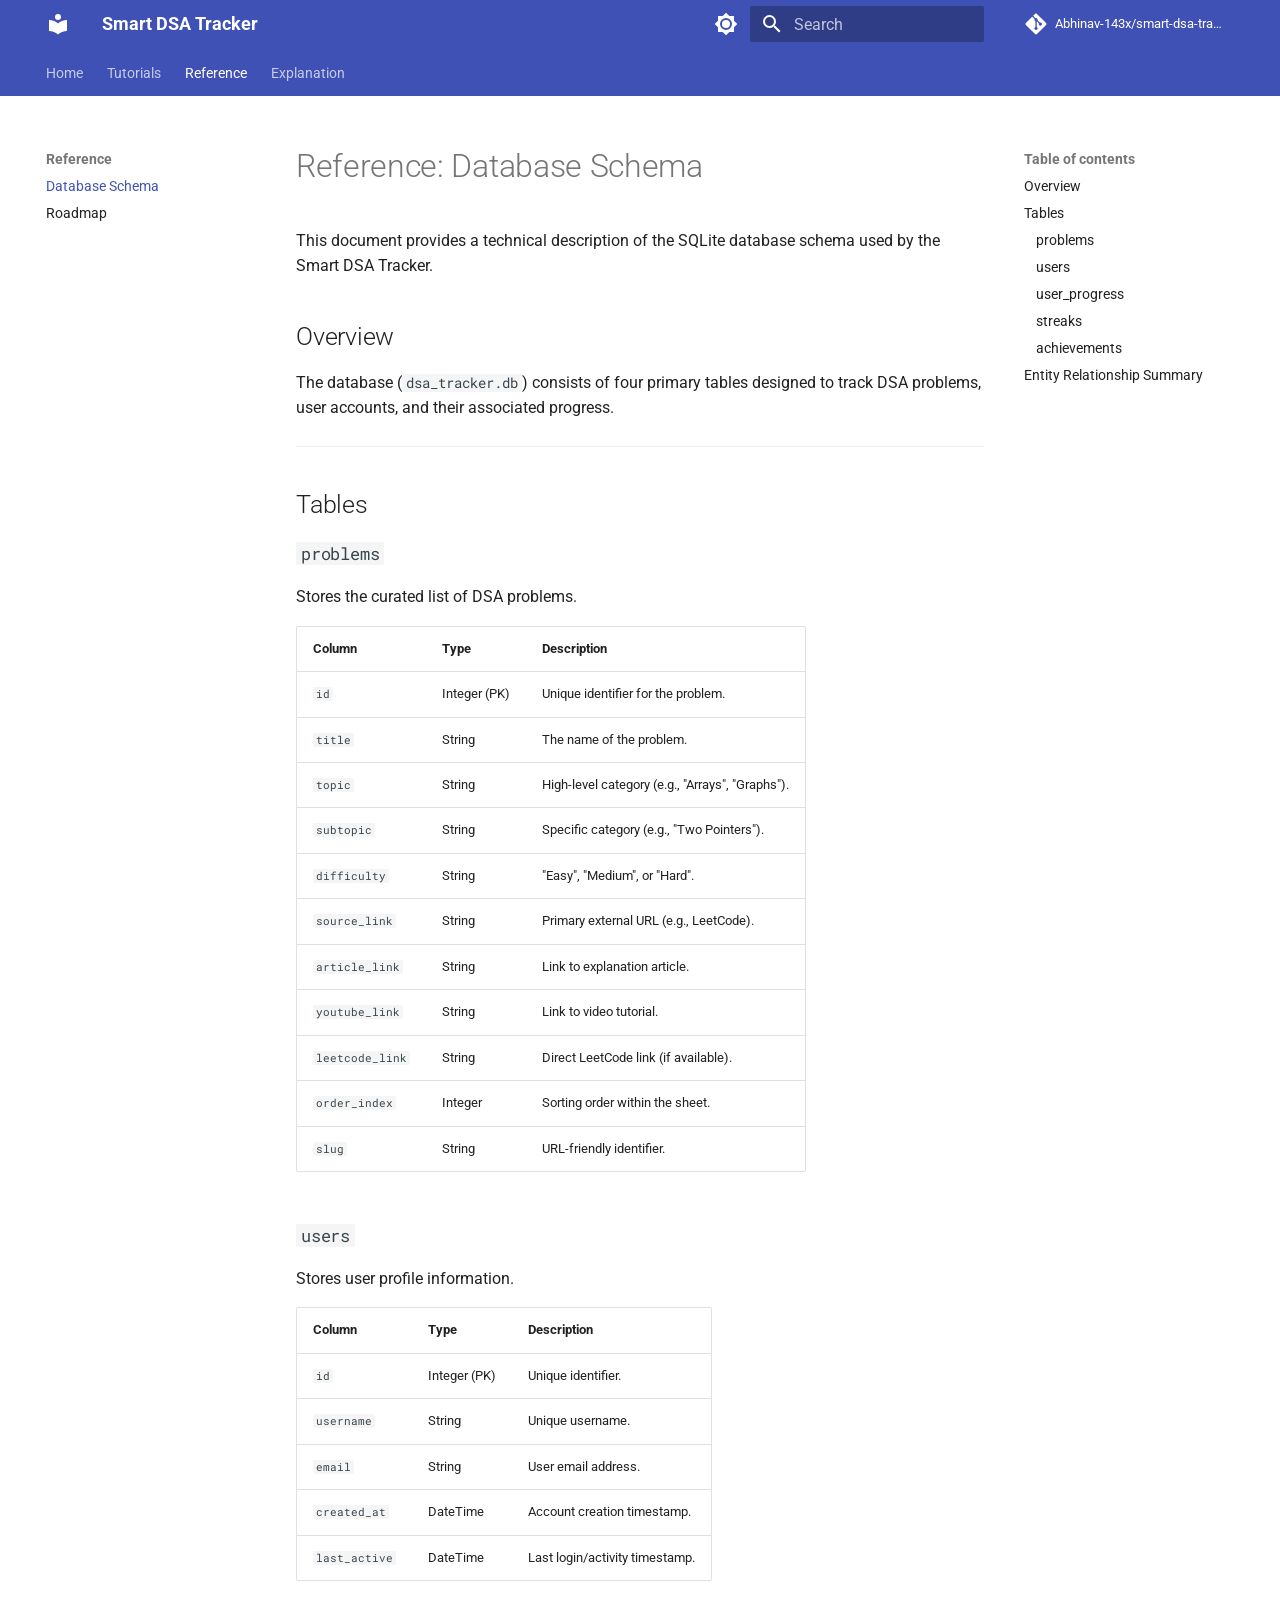
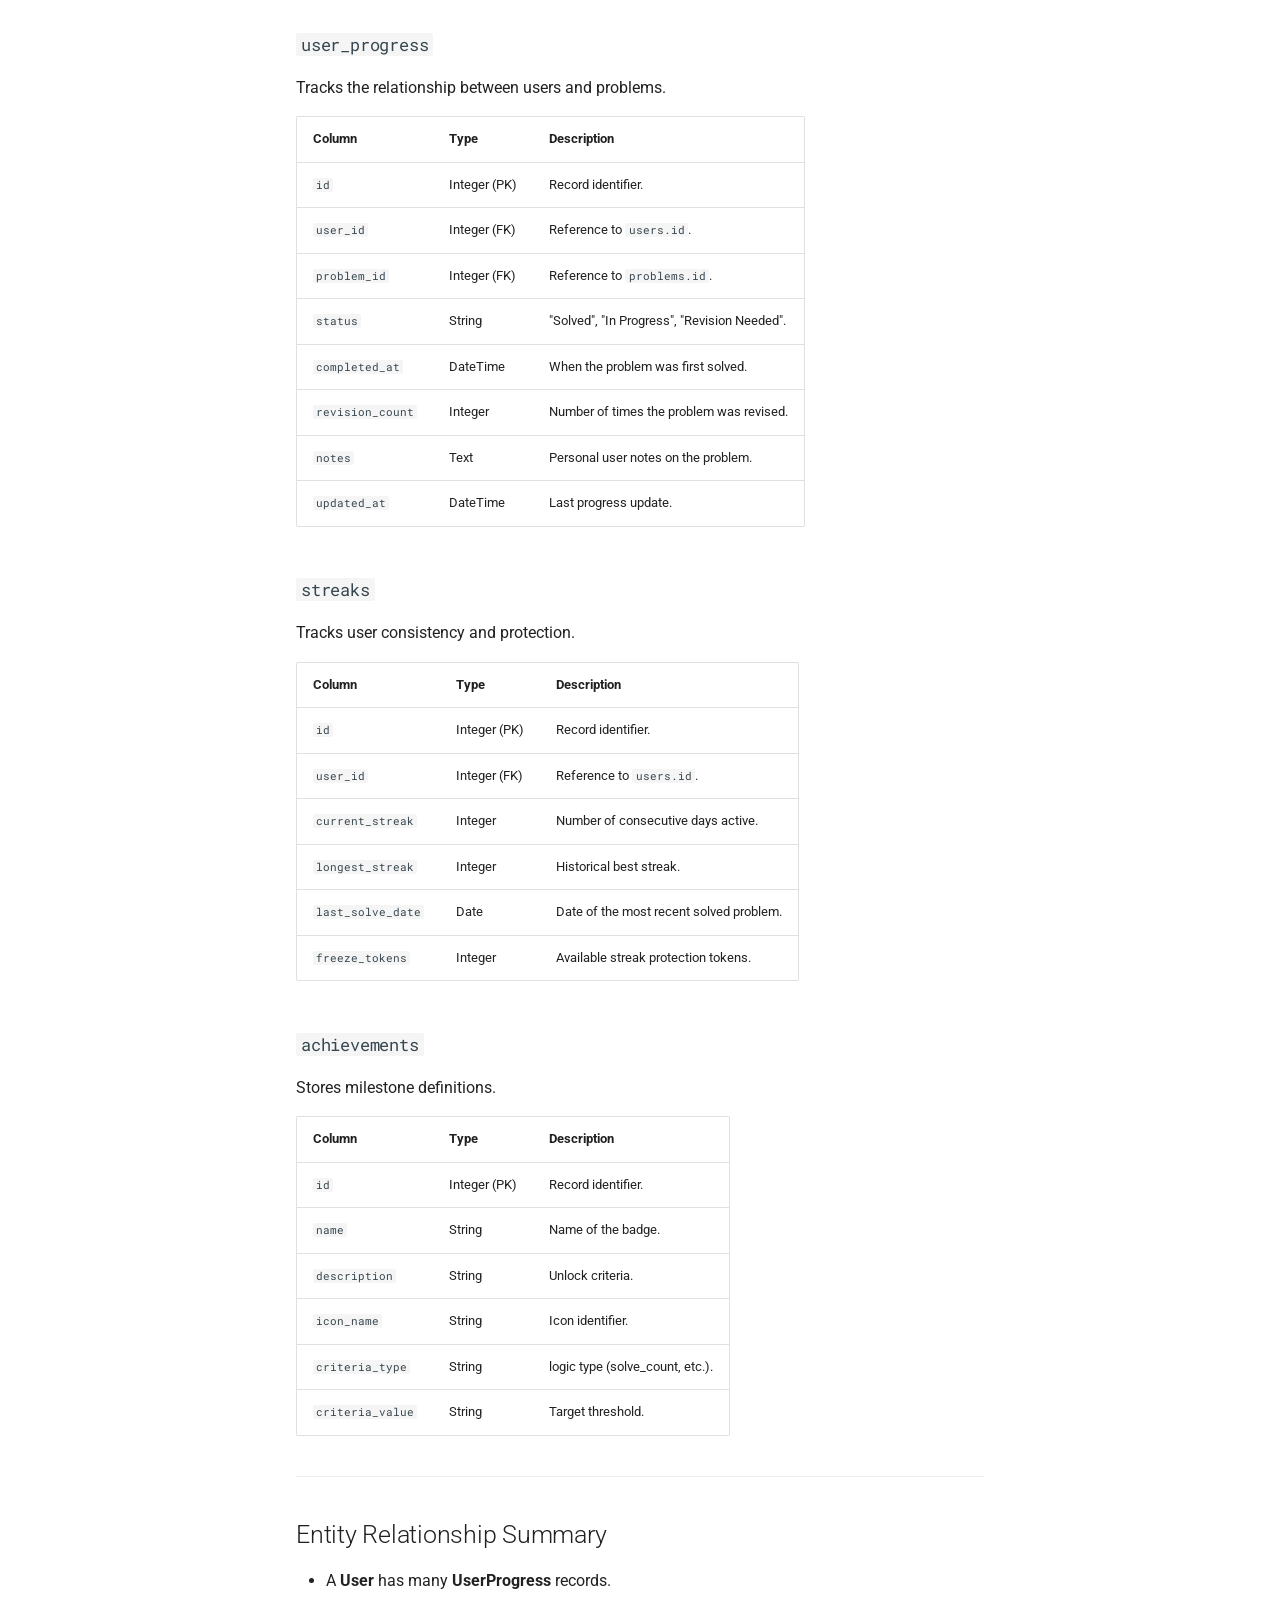
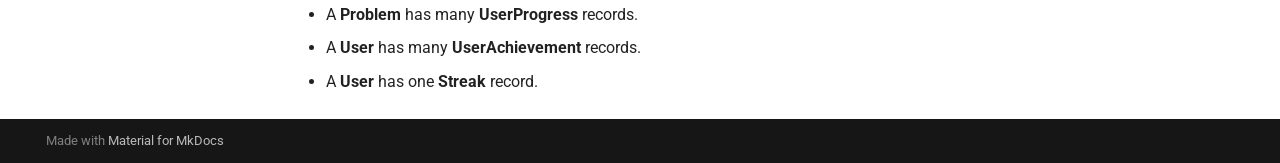
<file: reference/database-schema/index.html>
<!doctype html>
<html lang="en" class="no-js">
  <head>
    
      <meta charset="utf-8">
      <meta name="viewport" content="width=device-width,initial-scale=1">
      
        <meta name="description" content="A focused execution system for Striver DSA Sheet users to improve consistency and mastery.">
      
      
        <meta name="author" content="Abhinav-143x">
      
      
        <link rel="canonical" href="https://Abhinav-143x.github.io/smart-dsa-tracker/reference/database-schema/">
      
      
        <link rel="prev" href="../../tutorials/setup-guide/">
      
      
        <link rel="next" href="../roadmap/">
      
      
        
      
      
      <link rel="icon" href="../../assets/images/favicon.png">
      <meta name="generator" content="mkdocs-1.6.1, mkdocs-material-9.7.6">
    
    
      
        <title>Database Schema - Smart DSA Tracker</title>
      
    
    
      <link rel="stylesheet" href="../../assets/stylesheets/main.484c7ddc.min.css">
      
        
        <link rel="stylesheet" href="../../assets/stylesheets/palette.ab4e12ef.min.css">
      
      


    
    
      
    
    
      
        
        
        <link rel="preconnect" href="https://fonts.gstatic.com" crossorigin>
        <link rel="stylesheet" href="https://fonts.googleapis.com/css?family=Roboto:300,300i,400,400i,700,700i%7CRoboto+Mono:400,400i,700,700i&display=fallback">
        <style>:root{--md-text-font:"Roboto";--md-code-font:"Roboto Mono"}</style>
      
    
    
    <script>__md_scope=new URL("../..",location),__md_hash=e=>[...e].reduce(((e,_)=>(e<<5)-e+_.charCodeAt(0)),0),__md_get=(e,_=localStorage,t=__md_scope)=>JSON.parse(_.getItem(t.pathname+"."+e)),__md_set=(e,_,t=localStorage,a=__md_scope)=>{try{t.setItem(a.pathname+"."+e,JSON.stringify(_))}catch(e){}}</script>
    
      

    
    
  </head>
  
  
    
    
      
    
    
    
    
    <body dir="ltr" data-md-color-scheme="default" data-md-color-primary="indigo" data-md-color-accent="indigo">
  
    
    <input class="md-toggle" data-md-toggle="drawer" type="checkbox" id="__drawer" autocomplete="off">
    <input class="md-toggle" data-md-toggle="search" type="checkbox" id="__search" autocomplete="off">
    <label class="md-overlay" for="__drawer"></label>
    <div data-md-component="skip">
      
        
        <a href="#reference-database-schema" class="md-skip">
          Skip to content
        </a>
      
    </div>
    <div data-md-component="announce">
      
    </div>
    
    
      

<header class="md-header" data-md-component="header">
  <nav class="md-header__inner md-grid" aria-label="Header">
    <a href="../.." title="Smart DSA Tracker" class="md-header__button md-logo" aria-label="Smart DSA Tracker" data-md-component="logo">
      
  
  <svg xmlns="http://www.w3.org/2000/svg" viewBox="0 0 24 24"><path d="M12 8a3 3 0 0 0 3-3 3 3 0 0 0-3-3 3 3 0 0 0-3 3 3 3 0 0 0 3 3m0 3.54C9.64 9.35 6.5 8 3 8v11c3.5 0 6.64 1.35 9 3.54 2.36-2.19 5.5-3.54 9-3.54V8c-3.5 0-6.64 1.35-9 3.54"/></svg>

    </a>
    <label class="md-header__button md-icon" for="__drawer">
      
      <svg xmlns="http://www.w3.org/2000/svg" viewBox="0 0 24 24"><path d="M3 6h18v2H3zm0 5h18v2H3zm0 5h18v2H3z"/></svg>
    </label>
    <div class="md-header__title" data-md-component="header-title">
      <div class="md-header__ellipsis">
        <div class="md-header__topic">
          <span class="md-ellipsis">
            Smart DSA Tracker
          </span>
        </div>
        <div class="md-header__topic" data-md-component="header-topic">
          <span class="md-ellipsis">
            
              Database Schema
            
          </span>
        </div>
      </div>
    </div>
    
      
        <form class="md-header__option" data-md-component="palette">
  
    
    
    
    <input class="md-option" data-md-color-media="(prefers-color-scheme: light)" data-md-color-scheme="default" data-md-color-primary="indigo" data-md-color-accent="indigo"  aria-label="Switch to dark mode"  type="radio" name="__palette" id="__palette_0">
    
      <label class="md-header__button md-icon" title="Switch to dark mode" for="__palette_1" hidden>
        <svg xmlns="http://www.w3.org/2000/svg" viewBox="0 0 24 24"><path d="M12 8a4 4 0 0 0-4 4 4 4 0 0 0 4 4 4 4 0 0 0 4-4 4 4 0 0 0-4-4m0 10a6 6 0 0 1-6-6 6 6 0 0 1 6-6 6 6 0 0 1 6 6 6 6 0 0 1-6 6m8-9.31V4h-4.69L12 .69 8.69 4H4v4.69L.69 12 4 15.31V20h4.69L12 23.31 15.31 20H20v-4.69L23.31 12z"/></svg>
      </label>
    
  
    
    
    
    <input class="md-option" data-md-color-media="(prefers-color-scheme: dark)" data-md-color-scheme="slate" data-md-color-primary="indigo" data-md-color-accent="indigo"  aria-label="Switch to light mode"  type="radio" name="__palette" id="__palette_1">
    
      <label class="md-header__button md-icon" title="Switch to light mode" for="__palette_0" hidden>
        <svg xmlns="http://www.w3.org/2000/svg" viewBox="0 0 24 24"><path d="M12 18c-.89 0-1.74-.2-2.5-.55C11.56 16.5 13 14.42 13 12s-1.44-4.5-3.5-5.45C10.26 6.2 11.11 6 12 6a6 6 0 0 1 6 6 6 6 0 0 1-6 6m8-9.31V4h-4.69L12 .69 8.69 4H4v4.69L.69 12 4 15.31V20h4.69L12 23.31 15.31 20H20v-4.69L23.31 12z"/></svg>
      </label>
    
  
</form>
      
    
    
      <script>var palette=__md_get("__palette");if(palette&&palette.color){if("(prefers-color-scheme)"===palette.color.media){var media=matchMedia("(prefers-color-scheme: light)"),input=document.querySelector(media.matches?"[data-md-color-media='(prefers-color-scheme: light)']":"[data-md-color-media='(prefers-color-scheme: dark)']");palette.color.media=input.getAttribute("data-md-color-media"),palette.color.scheme=input.getAttribute("data-md-color-scheme"),palette.color.primary=input.getAttribute("data-md-color-primary"),palette.color.accent=input.getAttribute("data-md-color-accent")}for(var[key,value]of Object.entries(palette.color))document.body.setAttribute("data-md-color-"+key,value)}</script>
    
    
    
      
      
        <label class="md-header__button md-icon" for="__search">
          
          <svg xmlns="http://www.w3.org/2000/svg" viewBox="0 0 24 24"><path d="M9.5 3A6.5 6.5 0 0 1 16 9.5c0 1.61-.59 3.09-1.56 4.23l.27.27h.79l5 5-1.5 1.5-5-5v-.79l-.27-.27A6.52 6.52 0 0 1 9.5 16 6.5 6.5 0 0 1 3 9.5 6.5 6.5 0 0 1 9.5 3m0 2C7 5 5 7 5 9.5S7 14 9.5 14 14 12 14 9.5 12 5 9.5 5"/></svg>
        </label>
        <div class="md-search" data-md-component="search" role="dialog">
  <label class="md-search__overlay" for="__search"></label>
  <div class="md-search__inner" role="search">
    <form class="md-search__form" name="search">
      <input type="text" class="md-search__input" name="query" aria-label="Search" placeholder="Search" autocapitalize="off" autocorrect="off" autocomplete="off" spellcheck="false" data-md-component="search-query" required>
      <label class="md-search__icon md-icon" for="__search">
        
        <svg xmlns="http://www.w3.org/2000/svg" viewBox="0 0 24 24"><path d="M9.5 3A6.5 6.5 0 0 1 16 9.5c0 1.61-.59 3.09-1.56 4.23l.27.27h.79l5 5-1.5 1.5-5-5v-.79l-.27-.27A6.52 6.52 0 0 1 9.5 16 6.5 6.5 0 0 1 3 9.5 6.5 6.5 0 0 1 9.5 3m0 2C7 5 5 7 5 9.5S7 14 9.5 14 14 12 14 9.5 12 5 9.5 5"/></svg>
        
        <svg xmlns="http://www.w3.org/2000/svg" viewBox="0 0 24 24"><path d="M20 11v2H8l5.5 5.5-1.42 1.42L4.16 12l7.92-7.92L13.5 5.5 8 11z"/></svg>
      </label>
      <nav class="md-search__options" aria-label="Search">
        
        <button type="reset" class="md-search__icon md-icon" title="Clear" aria-label="Clear" tabindex="-1">
          
          <svg xmlns="http://www.w3.org/2000/svg" viewBox="0 0 24 24"><path d="M19 6.41 17.59 5 12 10.59 6.41 5 5 6.41 10.59 12 5 17.59 6.41 19 12 13.41 17.59 19 19 17.59 13.41 12z"/></svg>
        </button>
      </nav>
      
        <div class="md-search__suggest" data-md-component="search-suggest"></div>
      
    </form>
    <div class="md-search__output">
      <div class="md-search__scrollwrap" tabindex="0" data-md-scrollfix>
        <div class="md-search-result" data-md-component="search-result">
          <div class="md-search-result__meta">
            Initializing search
          </div>
          <ol class="md-search-result__list" role="presentation"></ol>
        </div>
      </div>
    </div>
  </div>
</div>
      
    
    
      <div class="md-header__source">
        <a href="https://github.com/Abhinav-143x/smart-dsa-tracker" title="Go to repository" class="md-source" data-md-component="source">
  <div class="md-source__icon md-icon">
    
    <svg xmlns="http://www.w3.org/2000/svg" viewBox="0 0 448 512"><!--! Font Awesome Free 7.1.0 by @fontawesome - https://fontawesome.com License - https://fontawesome.com/license/free (Icons: CC BY 4.0, Fonts: SIL OFL 1.1, Code: MIT License) Copyright 2025 Fonticons, Inc.--><path d="M439.6 236.1 244 40.5c-5.4-5.5-12.8-8.5-20.4-8.5s-15 3-20.4 8.4L162.5 81l51.5 51.5c27.1-9.1 52.7 16.8 43.4 43.7l49.7 49.7c34.2-11.8 61.2 31 35.5 56.7-26.5 26.5-70.2-2.9-56-37.3L240.3 199v121.9c25.3 12.5 22.3 41.8 9.1 55-6.4 6.4-15.2 10.1-24.3 10.1s-17.8-3.6-24.3-10.1c-17.6-17.6-11.1-46.9 11.2-56v-123c-20.8-8.5-24.6-30.7-18.6-45L142.6 101 8.5 235.1C3 240.6 0 247.9 0 255.5s3 15 8.5 20.4l195.6 195.7c5.4 5.4 12.7 8.4 20.4 8.4s15-3 20.4-8.4l194.7-194.7c5.4-5.4 8.4-12.8 8.4-20.4s-3-15-8.4-20.4"/></svg>
  </div>
  <div class="md-source__repository">
    Abhinav-143x/smart-dsa-tracker
  </div>
</a>
      </div>
    
  </nav>
  
</header>
    
    <div class="md-container" data-md-component="container">
      
      
        
          
            
<nav class="md-tabs" aria-label="Tabs" data-md-component="tabs">
  <div class="md-grid">
    <ul class="md-tabs__list">
      
        
  
  
  
  
    <li class="md-tabs__item">
      <a href="../.." class="md-tabs__link">
        
  
  
    
  
  Home

      </a>
    </li>
  

      
        
  
  
  
  
    
    
      <li class="md-tabs__item">
        <a href="../../tutorials/setup-guide/" class="md-tabs__link">
          
  
  
  Tutorials

        </a>
      </li>
    
  

      
        
  
  
  
    
  
  
    
    
      <li class="md-tabs__item md-tabs__item--active">
        <a href="./" class="md-tabs__link">
          
  
  
  Reference

        </a>
      </li>
    
  

      
        
  
  
  
  
    
    
      <li class="md-tabs__item">
        <a href="../../explanation/architecture/" class="md-tabs__link">
          
  
  
  Explanation

        </a>
      </li>
    
  

      
    </ul>
  </div>
</nav>
          
        
      
      <main class="md-main" data-md-component="main">
        <div class="md-main__inner md-grid">
          
            
              
              <div class="md-sidebar md-sidebar--primary" data-md-component="sidebar" data-md-type="navigation" >
                <div class="md-sidebar__scrollwrap">
                  <div class="md-sidebar__inner">
                    


  


<nav class="md-nav md-nav--primary md-nav--lifted" aria-label="Navigation" data-md-level="0">
  <label class="md-nav__title" for="__drawer">
    <a href="../.." title="Smart DSA Tracker" class="md-nav__button md-logo" aria-label="Smart DSA Tracker" data-md-component="logo">
      
  
  <svg xmlns="http://www.w3.org/2000/svg" viewBox="0 0 24 24"><path d="M12 8a3 3 0 0 0 3-3 3 3 0 0 0-3-3 3 3 0 0 0-3 3 3 3 0 0 0 3 3m0 3.54C9.64 9.35 6.5 8 3 8v11c3.5 0 6.64 1.35 9 3.54 2.36-2.19 5.5-3.54 9-3.54V8c-3.5 0-6.64 1.35-9 3.54"/></svg>

    </a>
    Smart DSA Tracker
  </label>
  
    <div class="md-nav__source">
      <a href="https://github.com/Abhinav-143x/smart-dsa-tracker" title="Go to repository" class="md-source" data-md-component="source">
  <div class="md-source__icon md-icon">
    
    <svg xmlns="http://www.w3.org/2000/svg" viewBox="0 0 448 512"><!--! Font Awesome Free 7.1.0 by @fontawesome - https://fontawesome.com License - https://fontawesome.com/license/free (Icons: CC BY 4.0, Fonts: SIL OFL 1.1, Code: MIT License) Copyright 2025 Fonticons, Inc.--><path d="M439.6 236.1 244 40.5c-5.4-5.5-12.8-8.5-20.4-8.5s-15 3-20.4 8.4L162.5 81l51.5 51.5c27.1-9.1 52.7 16.8 43.4 43.7l49.7 49.7c34.2-11.8 61.2 31 35.5 56.7-26.5 26.5-70.2-2.9-56-37.3L240.3 199v121.9c25.3 12.5 22.3 41.8 9.1 55-6.4 6.4-15.2 10.1-24.3 10.1s-17.8-3.6-24.3-10.1c-17.6-17.6-11.1-46.9 11.2-56v-123c-20.8-8.5-24.6-30.7-18.6-45L142.6 101 8.5 235.1C3 240.6 0 247.9 0 255.5s3 15 8.5 20.4l195.6 195.7c5.4 5.4 12.7 8.4 20.4 8.4s15-3 20.4-8.4l194.7-194.7c5.4-5.4 8.4-12.8 8.4-20.4s-3-15-8.4-20.4"/></svg>
  </div>
  <div class="md-source__repository">
    Abhinav-143x/smart-dsa-tracker
  </div>
</a>
    </div>
  
  <ul class="md-nav__list" data-md-scrollfix>
    
      
      
  
  
  
  
    <li class="md-nav__item">
      <a href="../.." class="md-nav__link">
        
  
  
  <span class="md-ellipsis">
    
  
    Home
  

    
  </span>
  
  

      </a>
    </li>
  

    
      
      
  
  
  
  
    
    
    
    
      
      
        
      
    
    
    <li class="md-nav__item md-nav__item--nested">
      
        
        
        <input class="md-nav__toggle md-toggle " type="checkbox" id="__nav_2" >
        
          
          <label class="md-nav__link" for="__nav_2" id="__nav_2_label" tabindex="0">
            
  
  
  <span class="md-ellipsis">
    
  
    Tutorials
  

    
  </span>
  
  

            <span class="md-nav__icon md-icon"></span>
          </label>
        
        <nav class="md-nav" data-md-level="1" aria-labelledby="__nav_2_label" aria-expanded="false">
          <label class="md-nav__title" for="__nav_2">
            <span class="md-nav__icon md-icon"></span>
            
  
    Tutorials
  

          </label>
          <ul class="md-nav__list" data-md-scrollfix>
            
              
                
  
  
  
  
    <li class="md-nav__item">
      <a href="../../tutorials/setup-guide/" class="md-nav__link">
        
  
  
  <span class="md-ellipsis">
    
  
    Setup Guide
  

    
  </span>
  
  

      </a>
    </li>
  

              
            
          </ul>
        </nav>
      
    </li>
  

    
      
      
  
  
    
  
  
  
    
    
    
    
      
        
        
      
      
        
      
    
    
    <li class="md-nav__item md-nav__item--active md-nav__item--section md-nav__item--nested">
      
        
        
        <input class="md-nav__toggle md-toggle " type="checkbox" id="__nav_3" checked>
        
          
          <label class="md-nav__link" for="__nav_3" id="__nav_3_label" tabindex="">
            
  
  
  <span class="md-ellipsis">
    
  
    Reference
  

    
  </span>
  
  

            <span class="md-nav__icon md-icon"></span>
          </label>
        
        <nav class="md-nav" data-md-level="1" aria-labelledby="__nav_3_label" aria-expanded="true">
          <label class="md-nav__title" for="__nav_3">
            <span class="md-nav__icon md-icon"></span>
            
  
    Reference
  

          </label>
          <ul class="md-nav__list" data-md-scrollfix>
            
              
                
  
  
    
  
  
  
    <li class="md-nav__item md-nav__item--active">
      
      <input class="md-nav__toggle md-toggle" type="checkbox" id="__toc">
      
      
        
      
      
        <label class="md-nav__link md-nav__link--active" for="__toc">
          
  
  
  <span class="md-ellipsis">
    
  
    Database Schema
  

    
  </span>
  
  

          <span class="md-nav__icon md-icon"></span>
        </label>
      
      <a href="./" class="md-nav__link md-nav__link--active">
        
  
  
  <span class="md-ellipsis">
    
  
    Database Schema
  

    
  </span>
  
  

      </a>
      
        

<nav class="md-nav md-nav--secondary" aria-label="Table of contents">
  
  
  
    
  
  
    <label class="md-nav__title" for="__toc">
      <span class="md-nav__icon md-icon"></span>
      Table of contents
    </label>
    <ul class="md-nav__list" data-md-component="toc" data-md-scrollfix>
      
        <li class="md-nav__item">
  <a href="#overview" class="md-nav__link">
    <span class="md-ellipsis">
      
        Overview
      
    </span>
  </a>
  
</li>
      
        <li class="md-nav__item">
  <a href="#tables" class="md-nav__link">
    <span class="md-ellipsis">
      
        Tables
      
    </span>
  </a>
  
    <nav class="md-nav" aria-label="Tables">
      <ul class="md-nav__list">
        
          <li class="md-nav__item">
  <a href="#problems" class="md-nav__link">
    <span class="md-ellipsis">
      
        problems
      
    </span>
  </a>
  
</li>
        
          <li class="md-nav__item">
  <a href="#users" class="md-nav__link">
    <span class="md-ellipsis">
      
        users
      
    </span>
  </a>
  
</li>
        
          <li class="md-nav__item">
  <a href="#user_progress" class="md-nav__link">
    <span class="md-ellipsis">
      
        user_progress
      
    </span>
  </a>
  
</li>
        
          <li class="md-nav__item">
  <a href="#streaks" class="md-nav__link">
    <span class="md-ellipsis">
      
        streaks
      
    </span>
  </a>
  
</li>
        
          <li class="md-nav__item">
  <a href="#achievements" class="md-nav__link">
    <span class="md-ellipsis">
      
        achievements
      
    </span>
  </a>
  
</li>
        
      </ul>
    </nav>
  
</li>
      
        <li class="md-nav__item">
  <a href="#entity-relationship-summary" class="md-nav__link">
    <span class="md-ellipsis">
      
        Entity Relationship Summary
      
    </span>
  </a>
  
</li>
      
    </ul>
  
</nav>
      
    </li>
  

              
            
              
                
  
  
  
  
    <li class="md-nav__item">
      <a href="../roadmap/" class="md-nav__link">
        
  
  
  <span class="md-ellipsis">
    
  
    Roadmap
  

    
  </span>
  
  

      </a>
    </li>
  

              
            
          </ul>
        </nav>
      
    </li>
  

    
      
      
  
  
  
  
    
    
    
    
      
      
        
      
    
    
    <li class="md-nav__item md-nav__item--nested">
      
        
        
        <input class="md-nav__toggle md-toggle " type="checkbox" id="__nav_4" >
        
          
          <label class="md-nav__link" for="__nav_4" id="__nav_4_label" tabindex="0">
            
  
  
  <span class="md-ellipsis">
    
  
    Explanation
  

    
  </span>
  
  

            <span class="md-nav__icon md-icon"></span>
          </label>
        
        <nav class="md-nav" data-md-level="1" aria-labelledby="__nav_4_label" aria-expanded="false">
          <label class="md-nav__title" for="__nav_4">
            <span class="md-nav__icon md-icon"></span>
            
  
    Explanation
  

          </label>
          <ul class="md-nav__list" data-md-scrollfix>
            
              
                
  
  
  
  
    <li class="md-nav__item">
      <a href="../../explanation/architecture/" class="md-nav__link">
        
  
  
  <span class="md-ellipsis">
    
  
    Architecture
  

    
  </span>
  
  

      </a>
    </li>
  

              
            
          </ul>
        </nav>
      
    </li>
  

    
  </ul>
</nav>
                  </div>
                </div>
              </div>
            
            
              
              <div class="md-sidebar md-sidebar--secondary" data-md-component="sidebar" data-md-type="toc" >
                <div class="md-sidebar__scrollwrap">
                  <div class="md-sidebar__inner">
                    

<nav class="md-nav md-nav--secondary" aria-label="Table of contents">
  
  
  
    
  
  
    <label class="md-nav__title" for="__toc">
      <span class="md-nav__icon md-icon"></span>
      Table of contents
    </label>
    <ul class="md-nav__list" data-md-component="toc" data-md-scrollfix>
      
        <li class="md-nav__item">
  <a href="#overview" class="md-nav__link">
    <span class="md-ellipsis">
      
        Overview
      
    </span>
  </a>
  
</li>
      
        <li class="md-nav__item">
  <a href="#tables" class="md-nav__link">
    <span class="md-ellipsis">
      
        Tables
      
    </span>
  </a>
  
    <nav class="md-nav" aria-label="Tables">
      <ul class="md-nav__list">
        
          <li class="md-nav__item">
  <a href="#problems" class="md-nav__link">
    <span class="md-ellipsis">
      
        problems
      
    </span>
  </a>
  
</li>
        
          <li class="md-nav__item">
  <a href="#users" class="md-nav__link">
    <span class="md-ellipsis">
      
        users
      
    </span>
  </a>
  
</li>
        
          <li class="md-nav__item">
  <a href="#user_progress" class="md-nav__link">
    <span class="md-ellipsis">
      
        user_progress
      
    </span>
  </a>
  
</li>
        
          <li class="md-nav__item">
  <a href="#streaks" class="md-nav__link">
    <span class="md-ellipsis">
      
        streaks
      
    </span>
  </a>
  
</li>
        
          <li class="md-nav__item">
  <a href="#achievements" class="md-nav__link">
    <span class="md-ellipsis">
      
        achievements
      
    </span>
  </a>
  
</li>
        
      </ul>
    </nav>
  
</li>
      
        <li class="md-nav__item">
  <a href="#entity-relationship-summary" class="md-nav__link">
    <span class="md-ellipsis">
      
        Entity Relationship Summary
      
    </span>
  </a>
  
</li>
      
    </ul>
  
</nav>
                  </div>
                </div>
              </div>
            
          
          
            <div class="md-content" data-md-component="content">
              
              <article class="md-content__inner md-typeset">
                
                  


  
  


<h1 id="reference-database-schema">Reference: Database Schema</h1>
<p>This document provides a technical description of the SQLite database schema used by the Smart DSA Tracker.</p>
<h2 id="overview">Overview</h2>
<p>The database (<code>dsa_tracker.db</code>) consists of four primary tables designed to track DSA problems, user accounts, and their associated progress.</p>
<hr />
<h2 id="tables">Tables</h2>
<h3 id="problems"><code>problems</code></h3>
<p>Stores the curated list of DSA problems.</p>
<table>
<thead>
<tr>
<th style="text-align: left;">Column</th>
<th style="text-align: left;">Type</th>
<th style="text-align: left;">Description</th>
</tr>
</thead>
<tbody>
<tr>
<td style="text-align: left;"><code>id</code></td>
<td style="text-align: left;">Integer (PK)</td>
<td style="text-align: left;">Unique identifier for the problem.</td>
</tr>
<tr>
<td style="text-align: left;"><code>title</code></td>
<td style="text-align: left;">String</td>
<td style="text-align: left;">The name of the problem.</td>
</tr>
<tr>
<td style="text-align: left;"><code>topic</code></td>
<td style="text-align: left;">String</td>
<td style="text-align: left;">High-level category (e.g., "Arrays", "Graphs").</td>
</tr>
<tr>
<td style="text-align: left;"><code>subtopic</code></td>
<td style="text-align: left;">String</td>
<td style="text-align: left;">Specific category (e.g., "Two Pointers").</td>
</tr>
<tr>
<td style="text-align: left;"><code>difficulty</code></td>
<td style="text-align: left;">String</td>
<td style="text-align: left;">"Easy", "Medium", or "Hard".</td>
</tr>
<tr>
<td style="text-align: left;"><code>source_link</code></td>
<td style="text-align: left;">String</td>
<td style="text-align: left;">Primary external URL (e.g., LeetCode).</td>
</tr>
<tr>
<td style="text-align: left;"><code>article_link</code></td>
<td style="text-align: left;">String</td>
<td style="text-align: left;">Link to explanation article.</td>
</tr>
<tr>
<td style="text-align: left;"><code>youtube_link</code></td>
<td style="text-align: left;">String</td>
<td style="text-align: left;">Link to video tutorial.</td>
</tr>
<tr>
<td style="text-align: left;"><code>leetcode_link</code></td>
<td style="text-align: left;">String</td>
<td style="text-align: left;">Direct LeetCode link (if available).</td>
</tr>
<tr>
<td style="text-align: left;"><code>order_index</code></td>
<td style="text-align: left;">Integer</td>
<td style="text-align: left;">Sorting order within the sheet.</td>
</tr>
<tr>
<td style="text-align: left;"><code>slug</code></td>
<td style="text-align: left;">String</td>
<td style="text-align: left;">URL-friendly identifier.</td>
</tr>
</tbody>
</table>
<h3 id="users"><code>users</code></h3>
<p>Stores user profile information.</p>
<table>
<thead>
<tr>
<th style="text-align: left;">Column</th>
<th style="text-align: left;">Type</th>
<th style="text-align: left;">Description</th>
</tr>
</thead>
<tbody>
<tr>
<td style="text-align: left;"><code>id</code></td>
<td style="text-align: left;">Integer (PK)</td>
<td style="text-align: left;">Unique identifier.</td>
</tr>
<tr>
<td style="text-align: left;"><code>username</code></td>
<td style="text-align: left;">String</td>
<td style="text-align: left;">Unique username.</td>
</tr>
<tr>
<td style="text-align: left;"><code>email</code></td>
<td style="text-align: left;">String</td>
<td style="text-align: left;">User email address.</td>
</tr>
<tr>
<td style="text-align: left;"><code>created_at</code></td>
<td style="text-align: left;">DateTime</td>
<td style="text-align: left;">Account creation timestamp.</td>
</tr>
<tr>
<td style="text-align: left;"><code>last_active</code></td>
<td style="text-align: left;">DateTime</td>
<td style="text-align: left;">Last login/activity timestamp.</td>
</tr>
</tbody>
</table>
<h3 id="user_progress"><code>user_progress</code></h3>
<p>Tracks the relationship between users and problems.</p>
<table>
<thead>
<tr>
<th style="text-align: left;">Column</th>
<th style="text-align: left;">Type</th>
<th style="text-align: left;">Description</th>
</tr>
</thead>
<tbody>
<tr>
<td style="text-align: left;"><code>id</code></td>
<td style="text-align: left;">Integer (PK)</td>
<td style="text-align: left;">Record identifier.</td>
</tr>
<tr>
<td style="text-align: left;"><code>user_id</code></td>
<td style="text-align: left;">Integer (FK)</td>
<td style="text-align: left;">Reference to <code>users.id</code>.</td>
</tr>
<tr>
<td style="text-align: left;"><code>problem_id</code></td>
<td style="text-align: left;">Integer (FK)</td>
<td style="text-align: left;">Reference to <code>problems.id</code>.</td>
</tr>
<tr>
<td style="text-align: left;"><code>status</code></td>
<td style="text-align: left;">String</td>
<td style="text-align: left;">"Solved", "In Progress", "Revision Needed".</td>
</tr>
<tr>
<td style="text-align: left;"><code>completed_at</code></td>
<td style="text-align: left;">DateTime</td>
<td style="text-align: left;">When the problem was first solved.</td>
</tr>
<tr>
<td style="text-align: left;"><code>revision_count</code></td>
<td style="text-align: left;">Integer</td>
<td style="text-align: left;">Number of times the problem was revised.</td>
</tr>
<tr>
<td style="text-align: left;"><code>notes</code></td>
<td style="text-align: left;">Text</td>
<td style="text-align: left;">Personal user notes on the problem.</td>
</tr>
<tr>
<td style="text-align: left;"><code>updated_at</code></td>
<td style="text-align: left;">DateTime</td>
<td style="text-align: left;">Last progress update.</td>
</tr>
</tbody>
</table>
<h3 id="streaks"><code>streaks</code></h3>
<p>Tracks user consistency and protection.</p>
<table>
<thead>
<tr>
<th style="text-align: left;">Column</th>
<th style="text-align: left;">Type</th>
<th style="text-align: left;">Description</th>
</tr>
</thead>
<tbody>
<tr>
<td style="text-align: left;"><code>id</code></td>
<td style="text-align: left;">Integer (PK)</td>
<td style="text-align: left;">Record identifier.</td>
</tr>
<tr>
<td style="text-align: left;"><code>user_id</code></td>
<td style="text-align: left;">Integer (FK)</td>
<td style="text-align: left;">Reference to <code>users.id</code>.</td>
</tr>
<tr>
<td style="text-align: left;"><code>current_streak</code></td>
<td style="text-align: left;">Integer</td>
<td style="text-align: left;">Number of consecutive days active.</td>
</tr>
<tr>
<td style="text-align: left;"><code>longest_streak</code></td>
<td style="text-align: left;">Integer</td>
<td style="text-align: left;">Historical best streak.</td>
</tr>
<tr>
<td style="text-align: left;"><code>last_solve_date</code></td>
<td style="text-align: left;">Date</td>
<td style="text-align: left;">Date of the most recent solved problem.</td>
</tr>
<tr>
<td style="text-align: left;"><code>freeze_tokens</code></td>
<td style="text-align: left;">Integer</td>
<td style="text-align: left;">Available streak protection tokens.</td>
</tr>
</tbody>
</table>
<h3 id="achievements"><code>achievements</code></h3>
<p>Stores milestone definitions.</p>
<table>
<thead>
<tr>
<th style="text-align: left;">Column</th>
<th style="text-align: left;">Type</th>
<th style="text-align: left;">Description</th>
</tr>
</thead>
<tbody>
<tr>
<td style="text-align: left;"><code>id</code></td>
<td style="text-align: left;">Integer (PK)</td>
<td style="text-align: left;">Record identifier.</td>
</tr>
<tr>
<td style="text-align: left;"><code>name</code></td>
<td style="text-align: left;">String</td>
<td style="text-align: left;">Name of the badge.</td>
</tr>
<tr>
<td style="text-align: left;"><code>description</code></td>
<td style="text-align: left;">String</td>
<td style="text-align: left;">Unlock criteria.</td>
</tr>
<tr>
<td style="text-align: left;"><code>icon_name</code></td>
<td style="text-align: left;">String</td>
<td style="text-align: left;">Icon identifier.</td>
</tr>
<tr>
<td style="text-align: left;"><code>criteria_type</code></td>
<td style="text-align: left;">String</td>
<td style="text-align: left;">logic type (solve_count, etc.).</td>
</tr>
<tr>
<td style="text-align: left;"><code>criteria_value</code></td>
<td style="text-align: left;">String</td>
<td style="text-align: left;">Target threshold.</td>
</tr>
</tbody>
</table>
<hr />
<h2 id="entity-relationship-summary">Entity Relationship Summary</h2>
<ul>
<li>A <strong>User</strong> has many <strong>UserProgress</strong> records.</li>
<li>A <strong>Problem</strong> has many <strong>UserProgress</strong> records.</li>
<li>A <strong>User</strong> has many <strong>UserAchievement</strong> records.</li>
<li>A <strong>User</strong> has one <strong>Streak</strong> record.</li>
</ul>












                
              </article>
            </div>
          
          
<script>var target=document.getElementById(location.hash.slice(1));target&&target.name&&(target.checked=target.name.startsWith("__tabbed_"))</script>
        </div>
        
          <button type="button" class="md-top md-icon" data-md-component="top" hidden>
  
  <svg xmlns="http://www.w3.org/2000/svg" viewBox="0 0 24 24"><path d="M13 20h-2V8l-5.5 5.5-1.42-1.42L12 4.16l7.92 7.92-1.42 1.42L13 8z"/></svg>
  Back to top
</button>
        
      </main>
      
        <footer class="md-footer">
  
  <div class="md-footer-meta md-typeset">
    <div class="md-footer-meta__inner md-grid">
      <div class="md-copyright">
  
  
    Made with
    <a href="https://squidfunk.github.io/mkdocs-material/" target="_blank" rel="noopener">
      Material for MkDocs
    </a>
  
</div>
      
    </div>
  </div>
</footer>
      
    </div>
    <div class="md-dialog" data-md-component="dialog">
      <div class="md-dialog__inner md-typeset"></div>
    </div>
    
    
    
      
      
      <script id="__config" type="application/json">{"annotate": null, "base": "../..", "features": ["navigation.tabs", "navigation.sections", "navigation.top", "search.suggest", "search.highlight", "content.code.copy"], "search": "../../assets/javascripts/workers/search.2c215733.min.js", "tags": null, "translations": {"clipboard.copied": "Copied to clipboard", "clipboard.copy": "Copy to clipboard", "search.result.more.one": "1 more on this page", "search.result.more.other": "# more on this page", "search.result.none": "No matching documents", "search.result.one": "1 matching document", "search.result.other": "# matching documents", "search.result.placeholder": "Type to start searching", "search.result.term.missing": "Missing", "select.version": "Select version"}, "version": null}</script>
    
    
      <script src="../../assets/javascripts/bundle.79ae519e.min.js"></script>
      
    
  </body>
</html>
</file>
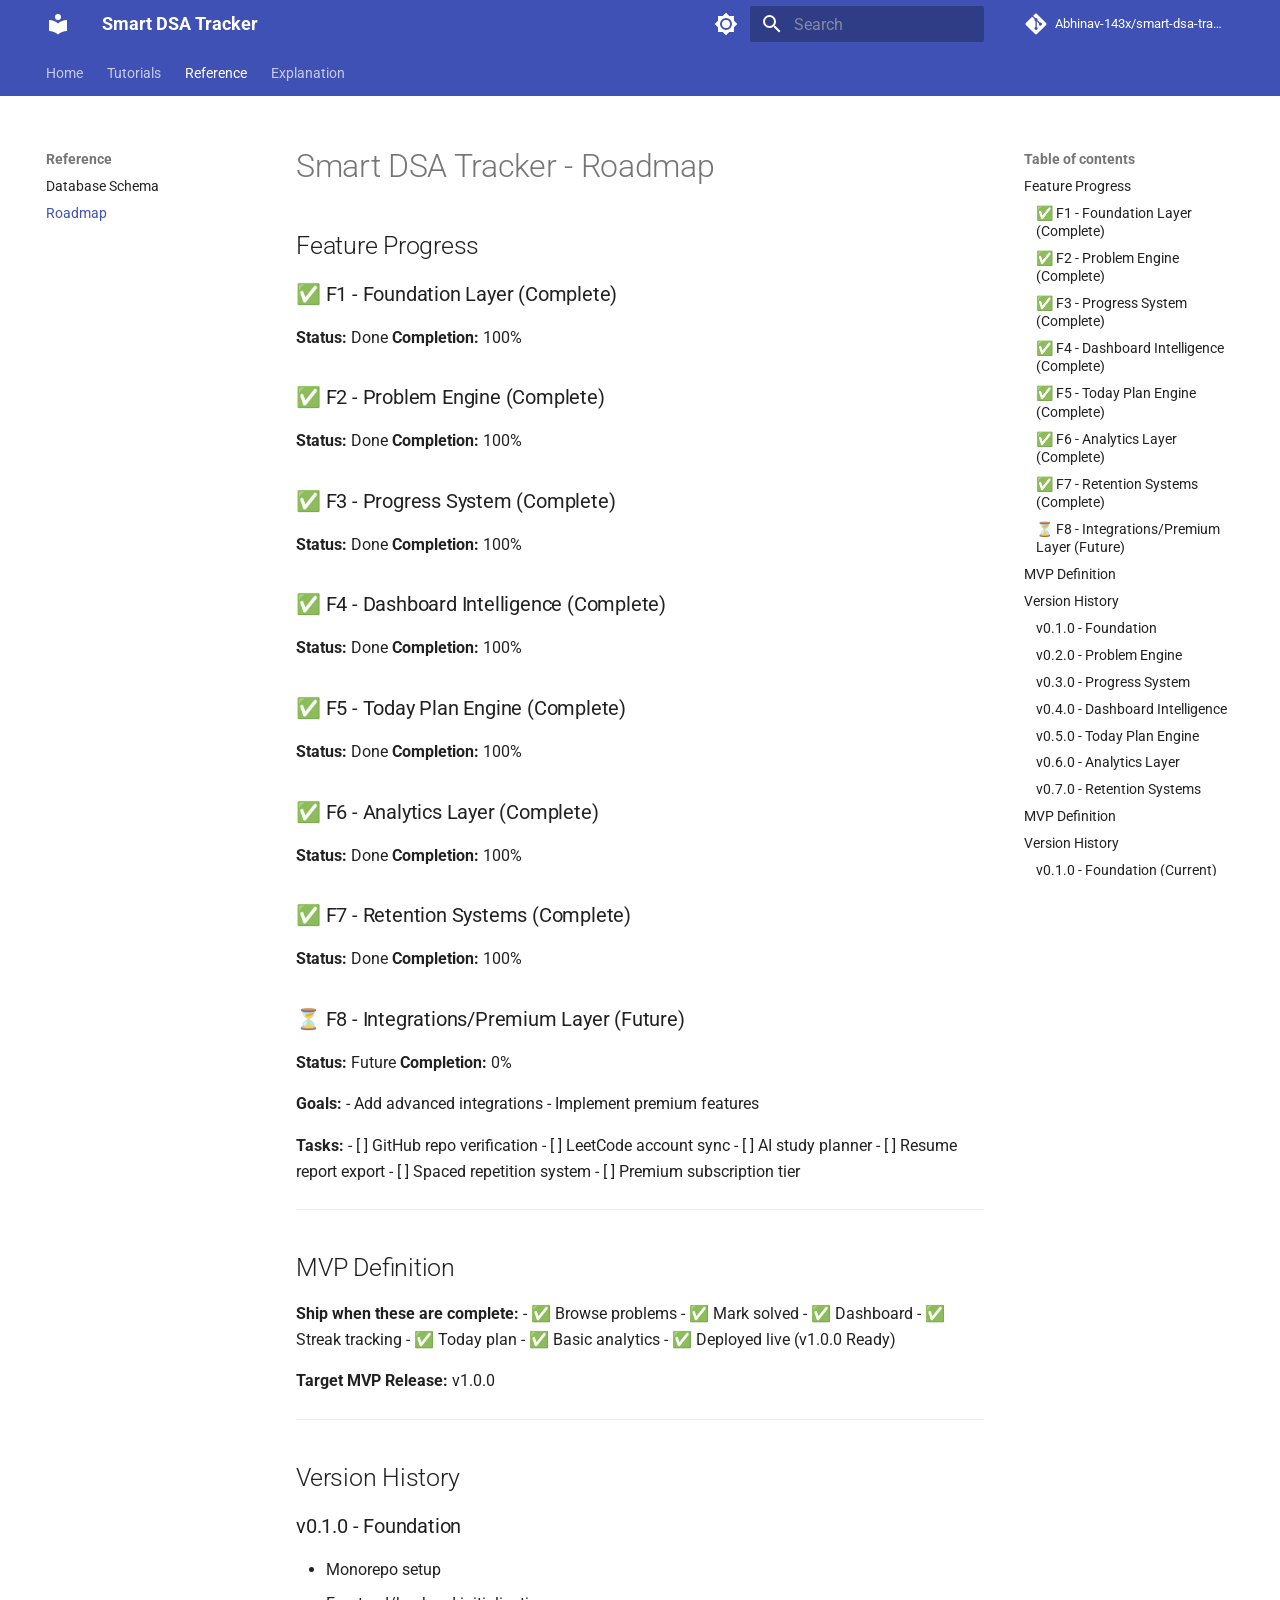
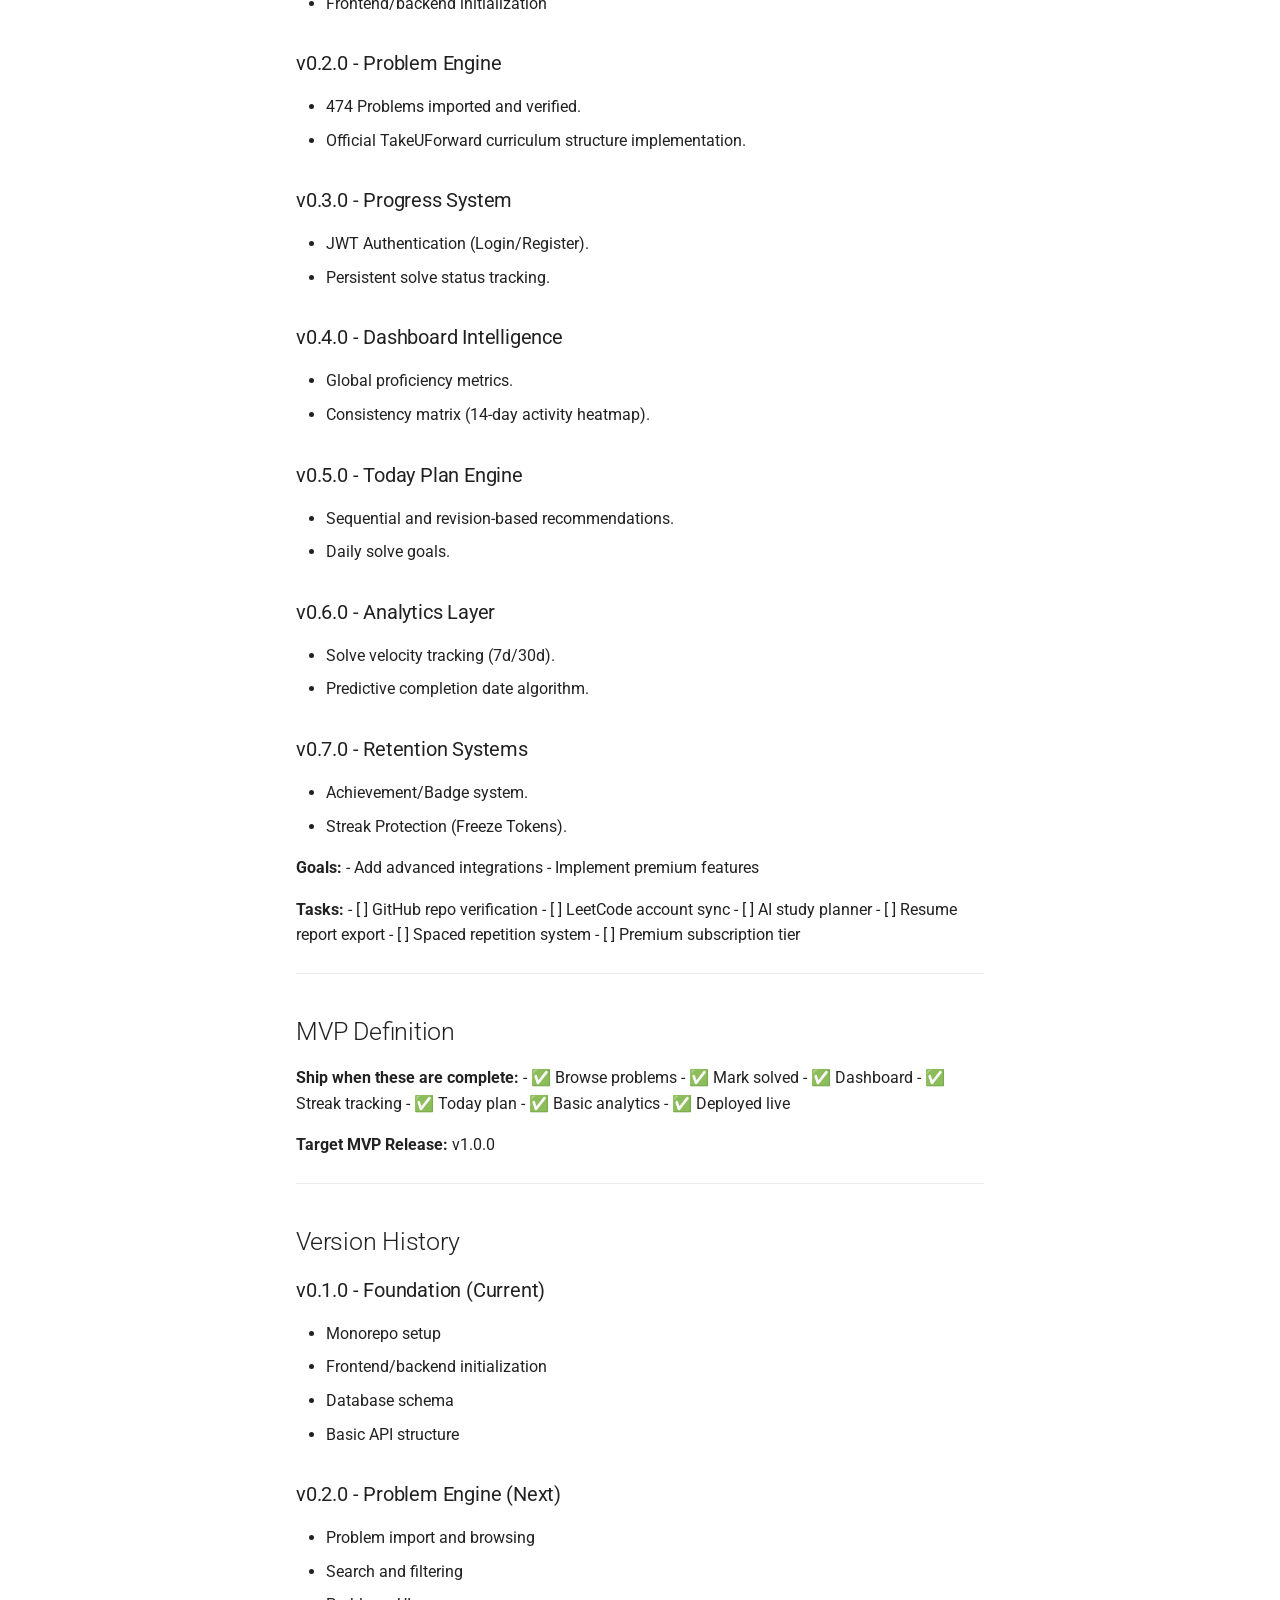
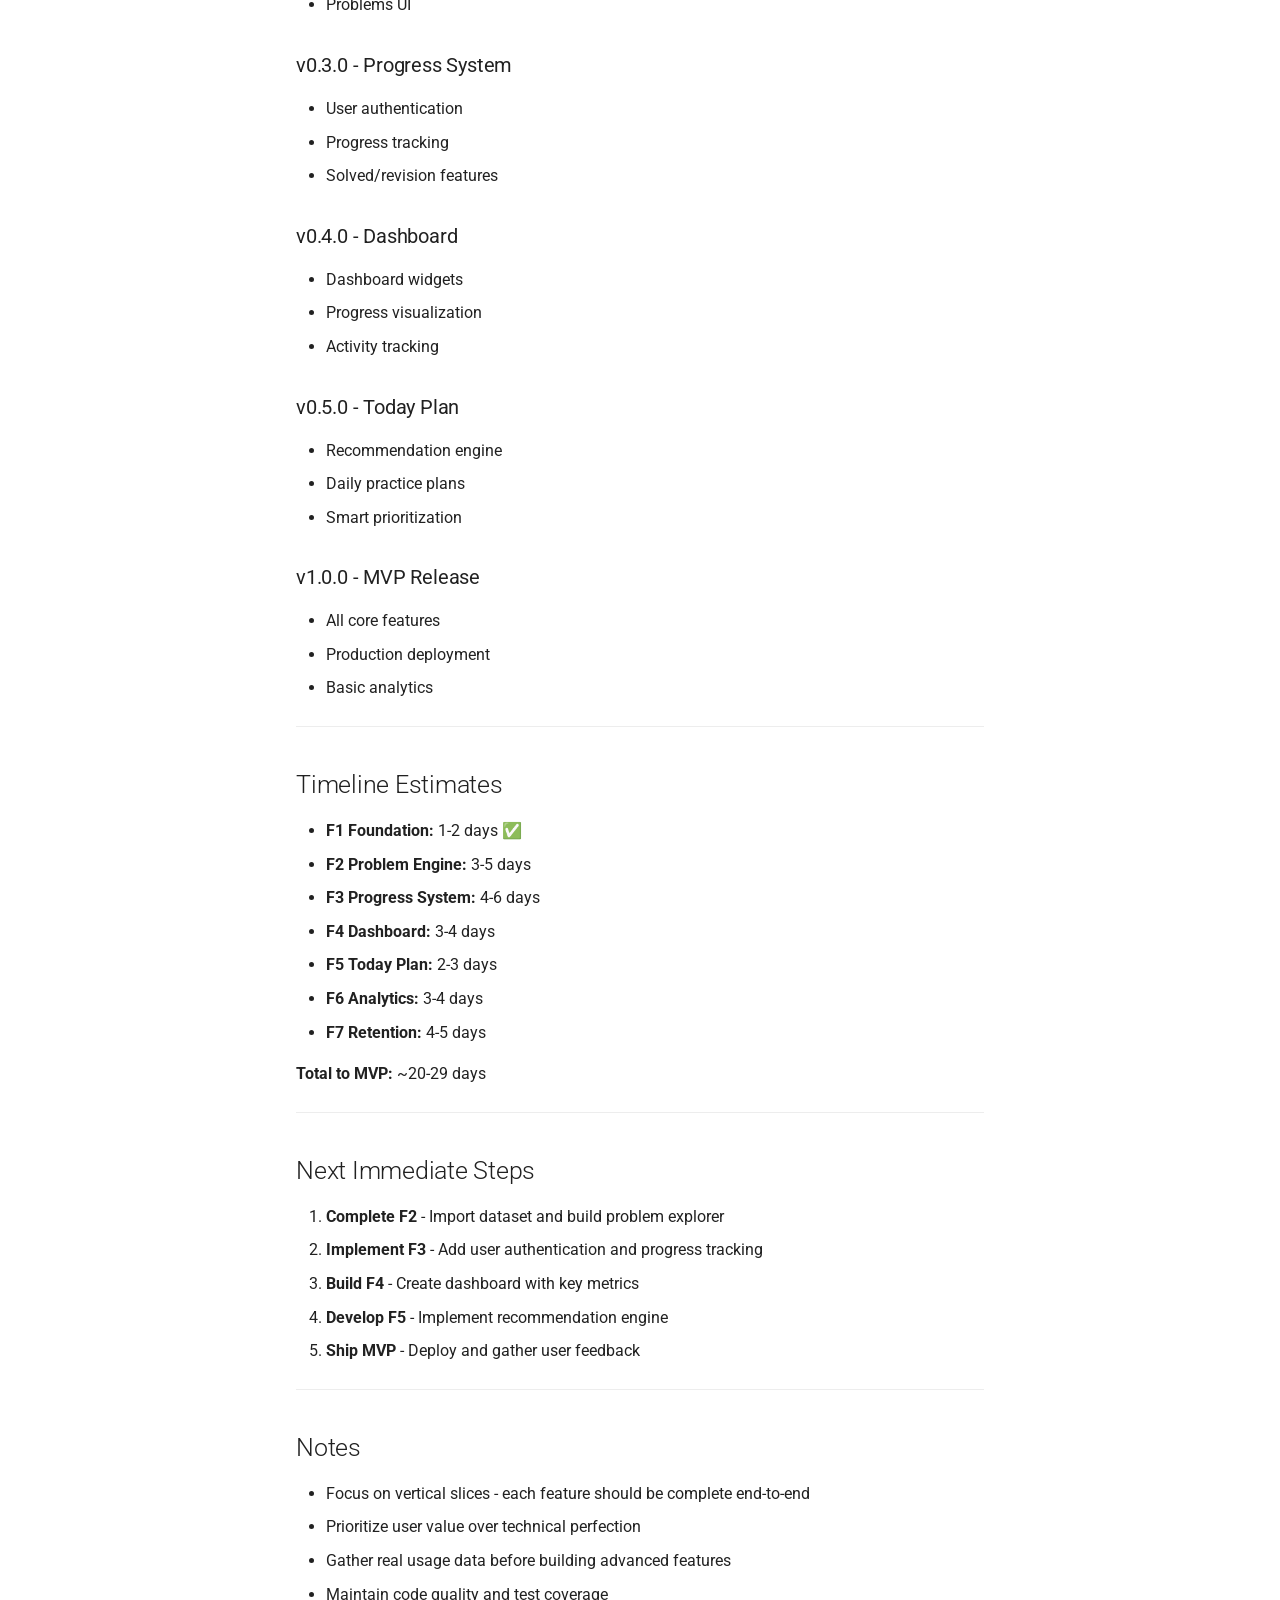
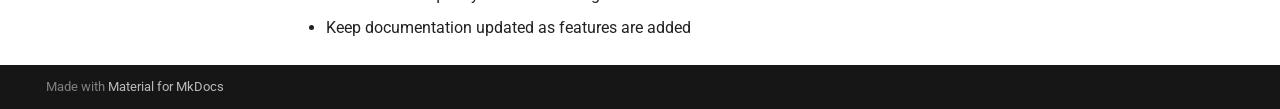
<file: reference/roadmap/index.html>
<!doctype html>
<html lang="en" class="no-js">
  <head>
    
      <meta charset="utf-8">
      <meta name="viewport" content="width=device-width,initial-scale=1">
      
        <meta name="description" content="A focused execution system for Striver DSA Sheet users to improve consistency and mastery.">
      
      
        <meta name="author" content="Abhinav-143x">
      
      
        <link rel="canonical" href="https://Abhinav-143x.github.io/smart-dsa-tracker/reference/roadmap/">
      
      
        <link rel="prev" href="../database-schema/">
      
      
        <link rel="next" href="../../explanation/architecture/">
      
      
        
      
      
      <link rel="icon" href="../../assets/images/favicon.png">
      <meta name="generator" content="mkdocs-1.6.1, mkdocs-material-9.7.6">
    
    
      
        <title>Roadmap - Smart DSA Tracker</title>
      
    
    
      <link rel="stylesheet" href="../../assets/stylesheets/main.484c7ddc.min.css">
      
        
        <link rel="stylesheet" href="../../assets/stylesheets/palette.ab4e12ef.min.css">
      
      


    
    
      
    
    
      
        
        
        <link rel="preconnect" href="https://fonts.gstatic.com" crossorigin>
        <link rel="stylesheet" href="https://fonts.googleapis.com/css?family=Roboto:300,300i,400,400i,700,700i%7CRoboto+Mono:400,400i,700,700i&display=fallback">
        <style>:root{--md-text-font:"Roboto";--md-code-font:"Roboto Mono"}</style>
      
    
    
    <script>__md_scope=new URL("../..",location),__md_hash=e=>[...e].reduce(((e,_)=>(e<<5)-e+_.charCodeAt(0)),0),__md_get=(e,_=localStorage,t=__md_scope)=>JSON.parse(_.getItem(t.pathname+"."+e)),__md_set=(e,_,t=localStorage,a=__md_scope)=>{try{t.setItem(a.pathname+"."+e,JSON.stringify(_))}catch(e){}}</script>
    
      

    
    
  </head>
  
  
    
    
      
    
    
    
    
    <body dir="ltr" data-md-color-scheme="default" data-md-color-primary="indigo" data-md-color-accent="indigo">
  
    
    <input class="md-toggle" data-md-toggle="drawer" type="checkbox" id="__drawer" autocomplete="off">
    <input class="md-toggle" data-md-toggle="search" type="checkbox" id="__search" autocomplete="off">
    <label class="md-overlay" for="__drawer"></label>
    <div data-md-component="skip">
      
        
        <a href="#smart-dsa-tracker-roadmap" class="md-skip">
          Skip to content
        </a>
      
    </div>
    <div data-md-component="announce">
      
    </div>
    
    
      

<header class="md-header" data-md-component="header">
  <nav class="md-header__inner md-grid" aria-label="Header">
    <a href="../.." title="Smart DSA Tracker" class="md-header__button md-logo" aria-label="Smart DSA Tracker" data-md-component="logo">
      
  
  <svg xmlns="http://www.w3.org/2000/svg" viewBox="0 0 24 24"><path d="M12 8a3 3 0 0 0 3-3 3 3 0 0 0-3-3 3 3 0 0 0-3 3 3 3 0 0 0 3 3m0 3.54C9.64 9.35 6.5 8 3 8v11c3.5 0 6.64 1.35 9 3.54 2.36-2.19 5.5-3.54 9-3.54V8c-3.5 0-6.64 1.35-9 3.54"/></svg>

    </a>
    <label class="md-header__button md-icon" for="__drawer">
      
      <svg xmlns="http://www.w3.org/2000/svg" viewBox="0 0 24 24"><path d="M3 6h18v2H3zm0 5h18v2H3zm0 5h18v2H3z"/></svg>
    </label>
    <div class="md-header__title" data-md-component="header-title">
      <div class="md-header__ellipsis">
        <div class="md-header__topic">
          <span class="md-ellipsis">
            Smart DSA Tracker
          </span>
        </div>
        <div class="md-header__topic" data-md-component="header-topic">
          <span class="md-ellipsis">
            
              Roadmap
            
          </span>
        </div>
      </div>
    </div>
    
      
        <form class="md-header__option" data-md-component="palette">
  
    
    
    
    <input class="md-option" data-md-color-media="(prefers-color-scheme: light)" data-md-color-scheme="default" data-md-color-primary="indigo" data-md-color-accent="indigo"  aria-label="Switch to dark mode"  type="radio" name="__palette" id="__palette_0">
    
      <label class="md-header__button md-icon" title="Switch to dark mode" for="__palette_1" hidden>
        <svg xmlns="http://www.w3.org/2000/svg" viewBox="0 0 24 24"><path d="M12 8a4 4 0 0 0-4 4 4 4 0 0 0 4 4 4 4 0 0 0 4-4 4 4 0 0 0-4-4m0 10a6 6 0 0 1-6-6 6 6 0 0 1 6-6 6 6 0 0 1 6 6 6 6 0 0 1-6 6m8-9.31V4h-4.69L12 .69 8.69 4H4v4.69L.69 12 4 15.31V20h4.69L12 23.31 15.31 20H20v-4.69L23.31 12z"/></svg>
      </label>
    
  
    
    
    
    <input class="md-option" data-md-color-media="(prefers-color-scheme: dark)" data-md-color-scheme="slate" data-md-color-primary="indigo" data-md-color-accent="indigo"  aria-label="Switch to light mode"  type="radio" name="__palette" id="__palette_1">
    
      <label class="md-header__button md-icon" title="Switch to light mode" for="__palette_0" hidden>
        <svg xmlns="http://www.w3.org/2000/svg" viewBox="0 0 24 24"><path d="M12 18c-.89 0-1.74-.2-2.5-.55C11.56 16.5 13 14.42 13 12s-1.44-4.5-3.5-5.45C10.26 6.2 11.11 6 12 6a6 6 0 0 1 6 6 6 6 0 0 1-6 6m8-9.31V4h-4.69L12 .69 8.69 4H4v4.69L.69 12 4 15.31V20h4.69L12 23.31 15.31 20H20v-4.69L23.31 12z"/></svg>
      </label>
    
  
</form>
      
    
    
      <script>var palette=__md_get("__palette");if(palette&&palette.color){if("(prefers-color-scheme)"===palette.color.media){var media=matchMedia("(prefers-color-scheme: light)"),input=document.querySelector(media.matches?"[data-md-color-media='(prefers-color-scheme: light)']":"[data-md-color-media='(prefers-color-scheme: dark)']");palette.color.media=input.getAttribute("data-md-color-media"),palette.color.scheme=input.getAttribute("data-md-color-scheme"),palette.color.primary=input.getAttribute("data-md-color-primary"),palette.color.accent=input.getAttribute("data-md-color-accent")}for(var[key,value]of Object.entries(palette.color))document.body.setAttribute("data-md-color-"+key,value)}</script>
    
    
    
      
      
        <label class="md-header__button md-icon" for="__search">
          
          <svg xmlns="http://www.w3.org/2000/svg" viewBox="0 0 24 24"><path d="M9.5 3A6.5 6.5 0 0 1 16 9.5c0 1.61-.59 3.09-1.56 4.23l.27.27h.79l5 5-1.5 1.5-5-5v-.79l-.27-.27A6.52 6.52 0 0 1 9.5 16 6.5 6.5 0 0 1 3 9.5 6.5 6.5 0 0 1 9.5 3m0 2C7 5 5 7 5 9.5S7 14 9.5 14 14 12 14 9.5 12 5 9.5 5"/></svg>
        </label>
        <div class="md-search" data-md-component="search" role="dialog">
  <label class="md-search__overlay" for="__search"></label>
  <div class="md-search__inner" role="search">
    <form class="md-search__form" name="search">
      <input type="text" class="md-search__input" name="query" aria-label="Search" placeholder="Search" autocapitalize="off" autocorrect="off" autocomplete="off" spellcheck="false" data-md-component="search-query" required>
      <label class="md-search__icon md-icon" for="__search">
        
        <svg xmlns="http://www.w3.org/2000/svg" viewBox="0 0 24 24"><path d="M9.5 3A6.5 6.5 0 0 1 16 9.5c0 1.61-.59 3.09-1.56 4.23l.27.27h.79l5 5-1.5 1.5-5-5v-.79l-.27-.27A6.52 6.52 0 0 1 9.5 16 6.5 6.5 0 0 1 3 9.5 6.5 6.5 0 0 1 9.5 3m0 2C7 5 5 7 5 9.5S7 14 9.5 14 14 12 14 9.5 12 5 9.5 5"/></svg>
        
        <svg xmlns="http://www.w3.org/2000/svg" viewBox="0 0 24 24"><path d="M20 11v2H8l5.5 5.5-1.42 1.42L4.16 12l7.92-7.92L13.5 5.5 8 11z"/></svg>
      </label>
      <nav class="md-search__options" aria-label="Search">
        
        <button type="reset" class="md-search__icon md-icon" title="Clear" aria-label="Clear" tabindex="-1">
          
          <svg xmlns="http://www.w3.org/2000/svg" viewBox="0 0 24 24"><path d="M19 6.41 17.59 5 12 10.59 6.41 5 5 6.41 10.59 12 5 17.59 6.41 19 12 13.41 17.59 19 19 17.59 13.41 12z"/></svg>
        </button>
      </nav>
      
        <div class="md-search__suggest" data-md-component="search-suggest"></div>
      
    </form>
    <div class="md-search__output">
      <div class="md-search__scrollwrap" tabindex="0" data-md-scrollfix>
        <div class="md-search-result" data-md-component="search-result">
          <div class="md-search-result__meta">
            Initializing search
          </div>
          <ol class="md-search-result__list" role="presentation"></ol>
        </div>
      </div>
    </div>
  </div>
</div>
      
    
    
      <div class="md-header__source">
        <a href="https://github.com/Abhinav-143x/smart-dsa-tracker" title="Go to repository" class="md-source" data-md-component="source">
  <div class="md-source__icon md-icon">
    
    <svg xmlns="http://www.w3.org/2000/svg" viewBox="0 0 448 512"><!--! Font Awesome Free 7.1.0 by @fontawesome - https://fontawesome.com License - https://fontawesome.com/license/free (Icons: CC BY 4.0, Fonts: SIL OFL 1.1, Code: MIT License) Copyright 2025 Fonticons, Inc.--><path d="M439.6 236.1 244 40.5c-5.4-5.5-12.8-8.5-20.4-8.5s-15 3-20.4 8.4L162.5 81l51.5 51.5c27.1-9.1 52.7 16.8 43.4 43.7l49.7 49.7c34.2-11.8 61.2 31 35.5 56.7-26.5 26.5-70.2-2.9-56-37.3L240.3 199v121.9c25.3 12.5 22.3 41.8 9.1 55-6.4 6.4-15.2 10.1-24.3 10.1s-17.8-3.6-24.3-10.1c-17.6-17.6-11.1-46.9 11.2-56v-123c-20.8-8.5-24.6-30.7-18.6-45L142.6 101 8.5 235.1C3 240.6 0 247.9 0 255.5s3 15 8.5 20.4l195.6 195.7c5.4 5.4 12.7 8.4 20.4 8.4s15-3 20.4-8.4l194.7-194.7c5.4-5.4 8.4-12.8 8.4-20.4s-3-15-8.4-20.4"/></svg>
  </div>
  <div class="md-source__repository">
    Abhinav-143x/smart-dsa-tracker
  </div>
</a>
      </div>
    
  </nav>
  
</header>
    
    <div class="md-container" data-md-component="container">
      
      
        
          
            
<nav class="md-tabs" aria-label="Tabs" data-md-component="tabs">
  <div class="md-grid">
    <ul class="md-tabs__list">
      
        
  
  
  
  
    <li class="md-tabs__item">
      <a href="../.." class="md-tabs__link">
        
  
  
    
  
  Home

      </a>
    </li>
  

      
        
  
  
  
  
    
    
      <li class="md-tabs__item">
        <a href="../../tutorials/setup-guide/" class="md-tabs__link">
          
  
  
  Tutorials

        </a>
      </li>
    
  

      
        
  
  
  
    
  
  
    
    
      <li class="md-tabs__item md-tabs__item--active">
        <a href="../database-schema/" class="md-tabs__link">
          
  
  
  Reference

        </a>
      </li>
    
  

      
        
  
  
  
  
    
    
      <li class="md-tabs__item">
        <a href="../../explanation/architecture/" class="md-tabs__link">
          
  
  
  Explanation

        </a>
      </li>
    
  

      
    </ul>
  </div>
</nav>
          
        
      
      <main class="md-main" data-md-component="main">
        <div class="md-main__inner md-grid">
          
            
              
              <div class="md-sidebar md-sidebar--primary" data-md-component="sidebar" data-md-type="navigation" >
                <div class="md-sidebar__scrollwrap">
                  <div class="md-sidebar__inner">
                    


  


<nav class="md-nav md-nav--primary md-nav--lifted" aria-label="Navigation" data-md-level="0">
  <label class="md-nav__title" for="__drawer">
    <a href="../.." title="Smart DSA Tracker" class="md-nav__button md-logo" aria-label="Smart DSA Tracker" data-md-component="logo">
      
  
  <svg xmlns="http://www.w3.org/2000/svg" viewBox="0 0 24 24"><path d="M12 8a3 3 0 0 0 3-3 3 3 0 0 0-3-3 3 3 0 0 0-3 3 3 3 0 0 0 3 3m0 3.54C9.64 9.35 6.5 8 3 8v11c3.5 0 6.64 1.35 9 3.54 2.36-2.19 5.5-3.54 9-3.54V8c-3.5 0-6.64 1.35-9 3.54"/></svg>

    </a>
    Smart DSA Tracker
  </label>
  
    <div class="md-nav__source">
      <a href="https://github.com/Abhinav-143x/smart-dsa-tracker" title="Go to repository" class="md-source" data-md-component="source">
  <div class="md-source__icon md-icon">
    
    <svg xmlns="http://www.w3.org/2000/svg" viewBox="0 0 448 512"><!--! Font Awesome Free 7.1.0 by @fontawesome - https://fontawesome.com License - https://fontawesome.com/license/free (Icons: CC BY 4.0, Fonts: SIL OFL 1.1, Code: MIT License) Copyright 2025 Fonticons, Inc.--><path d="M439.6 236.1 244 40.5c-5.4-5.5-12.8-8.5-20.4-8.5s-15 3-20.4 8.4L162.5 81l51.5 51.5c27.1-9.1 52.7 16.8 43.4 43.7l49.7 49.7c34.2-11.8 61.2 31 35.5 56.7-26.5 26.5-70.2-2.9-56-37.3L240.3 199v121.9c25.3 12.5 22.3 41.8 9.1 55-6.4 6.4-15.2 10.1-24.3 10.1s-17.8-3.6-24.3-10.1c-17.6-17.6-11.1-46.9 11.2-56v-123c-20.8-8.5-24.6-30.7-18.6-45L142.6 101 8.5 235.1C3 240.6 0 247.9 0 255.5s3 15 8.5 20.4l195.6 195.7c5.4 5.4 12.7 8.4 20.4 8.4s15-3 20.4-8.4l194.7-194.7c5.4-5.4 8.4-12.8 8.4-20.4s-3-15-8.4-20.4"/></svg>
  </div>
  <div class="md-source__repository">
    Abhinav-143x/smart-dsa-tracker
  </div>
</a>
    </div>
  
  <ul class="md-nav__list" data-md-scrollfix>
    
      
      
  
  
  
  
    <li class="md-nav__item">
      <a href="../.." class="md-nav__link">
        
  
  
  <span class="md-ellipsis">
    
  
    Home
  

    
  </span>
  
  

      </a>
    </li>
  

    
      
      
  
  
  
  
    
    
    
    
      
      
        
      
    
    
    <li class="md-nav__item md-nav__item--nested">
      
        
        
        <input class="md-nav__toggle md-toggle " type="checkbox" id="__nav_2" >
        
          
          <label class="md-nav__link" for="__nav_2" id="__nav_2_label" tabindex="0">
            
  
  
  <span class="md-ellipsis">
    
  
    Tutorials
  

    
  </span>
  
  

            <span class="md-nav__icon md-icon"></span>
          </label>
        
        <nav class="md-nav" data-md-level="1" aria-labelledby="__nav_2_label" aria-expanded="false">
          <label class="md-nav__title" for="__nav_2">
            <span class="md-nav__icon md-icon"></span>
            
  
    Tutorials
  

          </label>
          <ul class="md-nav__list" data-md-scrollfix>
            
              
                
  
  
  
  
    <li class="md-nav__item">
      <a href="../../tutorials/setup-guide/" class="md-nav__link">
        
  
  
  <span class="md-ellipsis">
    
  
    Setup Guide
  

    
  </span>
  
  

      </a>
    </li>
  

              
            
          </ul>
        </nav>
      
    </li>
  

    
      
      
  
  
    
  
  
  
    
    
    
    
      
        
        
      
      
        
      
    
    
    <li class="md-nav__item md-nav__item--active md-nav__item--section md-nav__item--nested">
      
        
        
        <input class="md-nav__toggle md-toggle " type="checkbox" id="__nav_3" checked>
        
          
          <label class="md-nav__link" for="__nav_3" id="__nav_3_label" tabindex="">
            
  
  
  <span class="md-ellipsis">
    
  
    Reference
  

    
  </span>
  
  

            <span class="md-nav__icon md-icon"></span>
          </label>
        
        <nav class="md-nav" data-md-level="1" aria-labelledby="__nav_3_label" aria-expanded="true">
          <label class="md-nav__title" for="__nav_3">
            <span class="md-nav__icon md-icon"></span>
            
  
    Reference
  

          </label>
          <ul class="md-nav__list" data-md-scrollfix>
            
              
                
  
  
  
  
    <li class="md-nav__item">
      <a href="../database-schema/" class="md-nav__link">
        
  
  
  <span class="md-ellipsis">
    
  
    Database Schema
  

    
  </span>
  
  

      </a>
    </li>
  

              
            
              
                
  
  
    
  
  
  
    <li class="md-nav__item md-nav__item--active">
      
      <input class="md-nav__toggle md-toggle" type="checkbox" id="__toc">
      
      
        
      
      
        <label class="md-nav__link md-nav__link--active" for="__toc">
          
  
  
  <span class="md-ellipsis">
    
  
    Roadmap
  

    
  </span>
  
  

          <span class="md-nav__icon md-icon"></span>
        </label>
      
      <a href="./" class="md-nav__link md-nav__link--active">
        
  
  
  <span class="md-ellipsis">
    
  
    Roadmap
  

    
  </span>
  
  

      </a>
      
        

<nav class="md-nav md-nav--secondary" aria-label="Table of contents">
  
  
  
    
  
  
    <label class="md-nav__title" for="__toc">
      <span class="md-nav__icon md-icon"></span>
      Table of contents
    </label>
    <ul class="md-nav__list" data-md-component="toc" data-md-scrollfix>
      
        <li class="md-nav__item">
  <a href="#feature-progress" class="md-nav__link">
    <span class="md-ellipsis">
      
        Feature Progress
      
    </span>
  </a>
  
    <nav class="md-nav" aria-label="Feature Progress">
      <ul class="md-nav__list">
        
          <li class="md-nav__item">
  <a href="#f1-foundation-layer-complete" class="md-nav__link">
    <span class="md-ellipsis">
      
        ✅ F1 - Foundation Layer (Complete)
      
    </span>
  </a>
  
</li>
        
          <li class="md-nav__item">
  <a href="#f2-problem-engine-complete" class="md-nav__link">
    <span class="md-ellipsis">
      
        ✅ F2 - Problem Engine (Complete)
      
    </span>
  </a>
  
</li>
        
          <li class="md-nav__item">
  <a href="#f3-progress-system-complete" class="md-nav__link">
    <span class="md-ellipsis">
      
        ✅ F3 - Progress System (Complete)
      
    </span>
  </a>
  
</li>
        
          <li class="md-nav__item">
  <a href="#f4-dashboard-intelligence-complete" class="md-nav__link">
    <span class="md-ellipsis">
      
        ✅ F4 - Dashboard Intelligence (Complete)
      
    </span>
  </a>
  
</li>
        
          <li class="md-nav__item">
  <a href="#f5-today-plan-engine-complete" class="md-nav__link">
    <span class="md-ellipsis">
      
        ✅ F5 - Today Plan Engine (Complete)
      
    </span>
  </a>
  
</li>
        
          <li class="md-nav__item">
  <a href="#f6-analytics-layer-complete" class="md-nav__link">
    <span class="md-ellipsis">
      
        ✅ F6 - Analytics Layer (Complete)
      
    </span>
  </a>
  
</li>
        
          <li class="md-nav__item">
  <a href="#f7-retention-systems-complete" class="md-nav__link">
    <span class="md-ellipsis">
      
        ✅ F7 - Retention Systems (Complete)
      
    </span>
  </a>
  
</li>
        
          <li class="md-nav__item">
  <a href="#f8-integrationspremium-layer-future" class="md-nav__link">
    <span class="md-ellipsis">
      
        ⏳ F8 - Integrations/Premium Layer (Future)
      
    </span>
  </a>
  
</li>
        
      </ul>
    </nav>
  
</li>
      
        <li class="md-nav__item">
  <a href="#mvp-definition" class="md-nav__link">
    <span class="md-ellipsis">
      
        MVP Definition
      
    </span>
  </a>
  
</li>
      
        <li class="md-nav__item">
  <a href="#version-history" class="md-nav__link">
    <span class="md-ellipsis">
      
        Version History
      
    </span>
  </a>
  
    <nav class="md-nav" aria-label="Version History">
      <ul class="md-nav__list">
        
          <li class="md-nav__item">
  <a href="#v010-foundation" class="md-nav__link">
    <span class="md-ellipsis">
      
        v0.1.0 - Foundation
      
    </span>
  </a>
  
</li>
        
          <li class="md-nav__item">
  <a href="#v020-problem-engine" class="md-nav__link">
    <span class="md-ellipsis">
      
        v0.2.0 - Problem Engine
      
    </span>
  </a>
  
</li>
        
          <li class="md-nav__item">
  <a href="#v030-progress-system" class="md-nav__link">
    <span class="md-ellipsis">
      
        v0.3.0 - Progress System
      
    </span>
  </a>
  
</li>
        
          <li class="md-nav__item">
  <a href="#v040-dashboard-intelligence" class="md-nav__link">
    <span class="md-ellipsis">
      
        v0.4.0 - Dashboard Intelligence
      
    </span>
  </a>
  
</li>
        
          <li class="md-nav__item">
  <a href="#v050-today-plan-engine" class="md-nav__link">
    <span class="md-ellipsis">
      
        v0.5.0 - Today Plan Engine
      
    </span>
  </a>
  
</li>
        
          <li class="md-nav__item">
  <a href="#v060-analytics-layer" class="md-nav__link">
    <span class="md-ellipsis">
      
        v0.6.0 - Analytics Layer
      
    </span>
  </a>
  
</li>
        
          <li class="md-nav__item">
  <a href="#v070-retention-systems" class="md-nav__link">
    <span class="md-ellipsis">
      
        v0.7.0 - Retention Systems
      
    </span>
  </a>
  
</li>
        
      </ul>
    </nav>
  
</li>
      
        <li class="md-nav__item">
  <a href="#mvp-definition_1" class="md-nav__link">
    <span class="md-ellipsis">
      
        MVP Definition
      
    </span>
  </a>
  
</li>
      
        <li class="md-nav__item">
  <a href="#version-history_1" class="md-nav__link">
    <span class="md-ellipsis">
      
        Version History
      
    </span>
  </a>
  
    <nav class="md-nav" aria-label="Version History">
      <ul class="md-nav__list">
        
          <li class="md-nav__item">
  <a href="#v010-foundation-current" class="md-nav__link">
    <span class="md-ellipsis">
      
        v0.1.0 - Foundation (Current)
      
    </span>
  </a>
  
</li>
        
          <li class="md-nav__item">
  <a href="#v020-problem-engine-next" class="md-nav__link">
    <span class="md-ellipsis">
      
        v0.2.0 - Problem Engine (Next)
      
    </span>
  </a>
  
</li>
        
          <li class="md-nav__item">
  <a href="#v030-progress-system_1" class="md-nav__link">
    <span class="md-ellipsis">
      
        v0.3.0 - Progress System
      
    </span>
  </a>
  
</li>
        
          <li class="md-nav__item">
  <a href="#v040-dashboard" class="md-nav__link">
    <span class="md-ellipsis">
      
        v0.4.0 - Dashboard
      
    </span>
  </a>
  
</li>
        
          <li class="md-nav__item">
  <a href="#v050-today-plan" class="md-nav__link">
    <span class="md-ellipsis">
      
        v0.5.0 - Today Plan
      
    </span>
  </a>
  
</li>
        
          <li class="md-nav__item">
  <a href="#v100-mvp-release" class="md-nav__link">
    <span class="md-ellipsis">
      
        v1.0.0 - MVP Release
      
    </span>
  </a>
  
</li>
        
      </ul>
    </nav>
  
</li>
      
        <li class="md-nav__item">
  <a href="#timeline-estimates" class="md-nav__link">
    <span class="md-ellipsis">
      
        Timeline Estimates
      
    </span>
  </a>
  
</li>
      
        <li class="md-nav__item">
  <a href="#next-immediate-steps" class="md-nav__link">
    <span class="md-ellipsis">
      
        Next Immediate Steps
      
    </span>
  </a>
  
</li>
      
        <li class="md-nav__item">
  <a href="#notes" class="md-nav__link">
    <span class="md-ellipsis">
      
        Notes
      
    </span>
  </a>
  
</li>
      
    </ul>
  
</nav>
      
    </li>
  

              
            
          </ul>
        </nav>
      
    </li>
  

    
      
      
  
  
  
  
    
    
    
    
      
      
        
      
    
    
    <li class="md-nav__item md-nav__item--nested">
      
        
        
        <input class="md-nav__toggle md-toggle " type="checkbox" id="__nav_4" >
        
          
          <label class="md-nav__link" for="__nav_4" id="__nav_4_label" tabindex="0">
            
  
  
  <span class="md-ellipsis">
    
  
    Explanation
  

    
  </span>
  
  

            <span class="md-nav__icon md-icon"></span>
          </label>
        
        <nav class="md-nav" data-md-level="1" aria-labelledby="__nav_4_label" aria-expanded="false">
          <label class="md-nav__title" for="__nav_4">
            <span class="md-nav__icon md-icon"></span>
            
  
    Explanation
  

          </label>
          <ul class="md-nav__list" data-md-scrollfix>
            
              
                
  
  
  
  
    <li class="md-nav__item">
      <a href="../../explanation/architecture/" class="md-nav__link">
        
  
  
  <span class="md-ellipsis">
    
  
    Architecture
  

    
  </span>
  
  

      </a>
    </li>
  

              
            
          </ul>
        </nav>
      
    </li>
  

    
  </ul>
</nav>
                  </div>
                </div>
              </div>
            
            
              
              <div class="md-sidebar md-sidebar--secondary" data-md-component="sidebar" data-md-type="toc" >
                <div class="md-sidebar__scrollwrap">
                  <div class="md-sidebar__inner">
                    

<nav class="md-nav md-nav--secondary" aria-label="Table of contents">
  
  
  
    
  
  
    <label class="md-nav__title" for="__toc">
      <span class="md-nav__icon md-icon"></span>
      Table of contents
    </label>
    <ul class="md-nav__list" data-md-component="toc" data-md-scrollfix>
      
        <li class="md-nav__item">
  <a href="#feature-progress" class="md-nav__link">
    <span class="md-ellipsis">
      
        Feature Progress
      
    </span>
  </a>
  
    <nav class="md-nav" aria-label="Feature Progress">
      <ul class="md-nav__list">
        
          <li class="md-nav__item">
  <a href="#f1-foundation-layer-complete" class="md-nav__link">
    <span class="md-ellipsis">
      
        ✅ F1 - Foundation Layer (Complete)
      
    </span>
  </a>
  
</li>
        
          <li class="md-nav__item">
  <a href="#f2-problem-engine-complete" class="md-nav__link">
    <span class="md-ellipsis">
      
        ✅ F2 - Problem Engine (Complete)
      
    </span>
  </a>
  
</li>
        
          <li class="md-nav__item">
  <a href="#f3-progress-system-complete" class="md-nav__link">
    <span class="md-ellipsis">
      
        ✅ F3 - Progress System (Complete)
      
    </span>
  </a>
  
</li>
        
          <li class="md-nav__item">
  <a href="#f4-dashboard-intelligence-complete" class="md-nav__link">
    <span class="md-ellipsis">
      
        ✅ F4 - Dashboard Intelligence (Complete)
      
    </span>
  </a>
  
</li>
        
          <li class="md-nav__item">
  <a href="#f5-today-plan-engine-complete" class="md-nav__link">
    <span class="md-ellipsis">
      
        ✅ F5 - Today Plan Engine (Complete)
      
    </span>
  </a>
  
</li>
        
          <li class="md-nav__item">
  <a href="#f6-analytics-layer-complete" class="md-nav__link">
    <span class="md-ellipsis">
      
        ✅ F6 - Analytics Layer (Complete)
      
    </span>
  </a>
  
</li>
        
          <li class="md-nav__item">
  <a href="#f7-retention-systems-complete" class="md-nav__link">
    <span class="md-ellipsis">
      
        ✅ F7 - Retention Systems (Complete)
      
    </span>
  </a>
  
</li>
        
          <li class="md-nav__item">
  <a href="#f8-integrationspremium-layer-future" class="md-nav__link">
    <span class="md-ellipsis">
      
        ⏳ F8 - Integrations/Premium Layer (Future)
      
    </span>
  </a>
  
</li>
        
      </ul>
    </nav>
  
</li>
      
        <li class="md-nav__item">
  <a href="#mvp-definition" class="md-nav__link">
    <span class="md-ellipsis">
      
        MVP Definition
      
    </span>
  </a>
  
</li>
      
        <li class="md-nav__item">
  <a href="#version-history" class="md-nav__link">
    <span class="md-ellipsis">
      
        Version History
      
    </span>
  </a>
  
    <nav class="md-nav" aria-label="Version History">
      <ul class="md-nav__list">
        
          <li class="md-nav__item">
  <a href="#v010-foundation" class="md-nav__link">
    <span class="md-ellipsis">
      
        v0.1.0 - Foundation
      
    </span>
  </a>
  
</li>
        
          <li class="md-nav__item">
  <a href="#v020-problem-engine" class="md-nav__link">
    <span class="md-ellipsis">
      
        v0.2.0 - Problem Engine
      
    </span>
  </a>
  
</li>
        
          <li class="md-nav__item">
  <a href="#v030-progress-system" class="md-nav__link">
    <span class="md-ellipsis">
      
        v0.3.0 - Progress System
      
    </span>
  </a>
  
</li>
        
          <li class="md-nav__item">
  <a href="#v040-dashboard-intelligence" class="md-nav__link">
    <span class="md-ellipsis">
      
        v0.4.0 - Dashboard Intelligence
      
    </span>
  </a>
  
</li>
        
          <li class="md-nav__item">
  <a href="#v050-today-plan-engine" class="md-nav__link">
    <span class="md-ellipsis">
      
        v0.5.0 - Today Plan Engine
      
    </span>
  </a>
  
</li>
        
          <li class="md-nav__item">
  <a href="#v060-analytics-layer" class="md-nav__link">
    <span class="md-ellipsis">
      
        v0.6.0 - Analytics Layer
      
    </span>
  </a>
  
</li>
        
          <li class="md-nav__item">
  <a href="#v070-retention-systems" class="md-nav__link">
    <span class="md-ellipsis">
      
        v0.7.0 - Retention Systems
      
    </span>
  </a>
  
</li>
        
      </ul>
    </nav>
  
</li>
      
        <li class="md-nav__item">
  <a href="#mvp-definition_1" class="md-nav__link">
    <span class="md-ellipsis">
      
        MVP Definition
      
    </span>
  </a>
  
</li>
      
        <li class="md-nav__item">
  <a href="#version-history_1" class="md-nav__link">
    <span class="md-ellipsis">
      
        Version History
      
    </span>
  </a>
  
    <nav class="md-nav" aria-label="Version History">
      <ul class="md-nav__list">
        
          <li class="md-nav__item">
  <a href="#v010-foundation-current" class="md-nav__link">
    <span class="md-ellipsis">
      
        v0.1.0 - Foundation (Current)
      
    </span>
  </a>
  
</li>
        
          <li class="md-nav__item">
  <a href="#v020-problem-engine-next" class="md-nav__link">
    <span class="md-ellipsis">
      
        v0.2.0 - Problem Engine (Next)
      
    </span>
  </a>
  
</li>
        
          <li class="md-nav__item">
  <a href="#v030-progress-system_1" class="md-nav__link">
    <span class="md-ellipsis">
      
        v0.3.0 - Progress System
      
    </span>
  </a>
  
</li>
        
          <li class="md-nav__item">
  <a href="#v040-dashboard" class="md-nav__link">
    <span class="md-ellipsis">
      
        v0.4.0 - Dashboard
      
    </span>
  </a>
  
</li>
        
          <li class="md-nav__item">
  <a href="#v050-today-plan" class="md-nav__link">
    <span class="md-ellipsis">
      
        v0.5.0 - Today Plan
      
    </span>
  </a>
  
</li>
        
          <li class="md-nav__item">
  <a href="#v100-mvp-release" class="md-nav__link">
    <span class="md-ellipsis">
      
        v1.0.0 - MVP Release
      
    </span>
  </a>
  
</li>
        
      </ul>
    </nav>
  
</li>
      
        <li class="md-nav__item">
  <a href="#timeline-estimates" class="md-nav__link">
    <span class="md-ellipsis">
      
        Timeline Estimates
      
    </span>
  </a>
  
</li>
      
        <li class="md-nav__item">
  <a href="#next-immediate-steps" class="md-nav__link">
    <span class="md-ellipsis">
      
        Next Immediate Steps
      
    </span>
  </a>
  
</li>
      
        <li class="md-nav__item">
  <a href="#notes" class="md-nav__link">
    <span class="md-ellipsis">
      
        Notes
      
    </span>
  </a>
  
</li>
      
    </ul>
  
</nav>
                  </div>
                </div>
              </div>
            
          
          
            <div class="md-content" data-md-component="content">
              
              <article class="md-content__inner md-typeset">
                
                  


  
  


<h1 id="smart-dsa-tracker-roadmap">Smart DSA Tracker - Roadmap</h1>
<h2 id="feature-progress">Feature Progress</h2>
<h3 id="f1-foundation-layer-complete">✅ F1 - Foundation Layer (Complete)</h3>
<p><strong>Status:</strong> Done
<strong>Completion:</strong> 100%</p>
<h3 id="f2-problem-engine-complete">✅ F2 - Problem Engine (Complete)</h3>
<p><strong>Status:</strong> Done
<strong>Completion:</strong> 100%</p>
<h3 id="f3-progress-system-complete">✅ F3 - Progress System (Complete)</h3>
<p><strong>Status:</strong> Done
<strong>Completion:</strong> 100%</p>
<h3 id="f4-dashboard-intelligence-complete">✅ F4 - Dashboard Intelligence (Complete)</h3>
<p><strong>Status:</strong> Done
<strong>Completion:</strong> 100%</p>
<h3 id="f5-today-plan-engine-complete">✅ F5 - Today Plan Engine (Complete)</h3>
<p><strong>Status:</strong> Done
<strong>Completion:</strong> 100%</p>
<h3 id="f6-analytics-layer-complete">✅ F6 - Analytics Layer (Complete)</h3>
<p><strong>Status:</strong> Done
<strong>Completion:</strong> 100%</p>
<h3 id="f7-retention-systems-complete">✅ F7 - Retention Systems (Complete)</h3>
<p><strong>Status:</strong> Done
<strong>Completion:</strong> 100%</p>
<h3 id="f8-integrationspremium-layer-future">⏳ F8 - Integrations/Premium Layer (Future)</h3>
<p><strong>Status:</strong> Future
<strong>Completion:</strong> 0%</p>
<p><strong>Goals:</strong>
- Add advanced integrations
- Implement premium features</p>
<p><strong>Tasks:</strong>
- [ ] GitHub repo verification
- [ ] LeetCode account sync
- [ ] AI study planner
- [ ] Resume report export
- [ ] Spaced repetition system
- [ ] Premium subscription tier</p>
<hr />
<h2 id="mvp-definition">MVP Definition</h2>
<p><strong>Ship when these are complete:</strong>
- ✅ Browse problems
- ✅ Mark solved
- ✅ Dashboard
- ✅ Streak tracking
- ✅ Today plan
- ✅ Basic analytics
- ✅ Deployed live (v1.0.0 Ready)</p>
<p><strong>Target MVP Release:</strong> v1.0.0</p>
<hr />
<h2 id="version-history">Version History</h2>
<h3 id="v010-foundation">v0.1.0 - Foundation</h3>
<ul>
<li>Monorepo setup</li>
<li>Frontend/backend initialization</li>
</ul>
<h3 id="v020-problem-engine">v0.2.0 - Problem Engine</h3>
<ul>
<li>474 Problems imported and verified.</li>
<li>Official TakeUForward curriculum structure implementation.</li>
</ul>
<h3 id="v030-progress-system">v0.3.0 - Progress System</h3>
<ul>
<li>JWT Authentication (Login/Register).</li>
<li>Persistent solve status tracking.</li>
</ul>
<h3 id="v040-dashboard-intelligence">v0.4.0 - Dashboard Intelligence</h3>
<ul>
<li>Global proficiency metrics.</li>
<li>Consistency matrix (14-day activity heatmap).</li>
</ul>
<h3 id="v050-today-plan-engine">v0.5.0 - Today Plan Engine</h3>
<ul>
<li>Sequential and revision-based recommendations.</li>
<li>Daily solve goals.</li>
</ul>
<h3 id="v060-analytics-layer">v0.6.0 - Analytics Layer</h3>
<ul>
<li>Solve velocity tracking (7d/30d).</li>
<li>Predictive completion date algorithm.</li>
</ul>
<h3 id="v070-retention-systems">v0.7.0 - Retention Systems</h3>
<ul>
<li>Achievement/Badge system.</li>
<li>Streak Protection (Freeze Tokens).</li>
</ul>
<p><strong>Goals:</strong>
- Add advanced integrations
- Implement premium features</p>
<p><strong>Tasks:</strong>
- [ ] GitHub repo verification
- [ ] LeetCode account sync
- [ ] AI study planner
- [ ] Resume report export
- [ ] Spaced repetition system
- [ ] Premium subscription tier</p>
<hr />
<h2 id="mvp-definition_1">MVP Definition</h2>
<p><strong>Ship when these are complete:</strong>
- ✅ Browse problems
- ✅ Mark solved
- ✅ Dashboard
- ✅ Streak tracking
- ✅ Today plan
- ✅ Basic analytics
- ✅ Deployed live</p>
<p><strong>Target MVP Release:</strong> v1.0.0</p>
<hr />
<h2 id="version-history_1">Version History</h2>
<h3 id="v010-foundation-current">v0.1.0 - Foundation (Current)</h3>
<ul>
<li>Monorepo setup</li>
<li>Frontend/backend initialization</li>
<li>Database schema</li>
<li>Basic API structure</li>
</ul>
<h3 id="v020-problem-engine-next">v0.2.0 - Problem Engine (Next)</h3>
<ul>
<li>Problem import and browsing</li>
<li>Search and filtering</li>
<li>Problems UI</li>
</ul>
<h3 id="v030-progress-system_1">v0.3.0 - Progress System</h3>
<ul>
<li>User authentication</li>
<li>Progress tracking</li>
<li>Solved/revision features</li>
</ul>
<h3 id="v040-dashboard">v0.4.0 - Dashboard</h3>
<ul>
<li>Dashboard widgets</li>
<li>Progress visualization</li>
<li>Activity tracking</li>
</ul>
<h3 id="v050-today-plan">v0.5.0 - Today Plan</h3>
<ul>
<li>Recommendation engine</li>
<li>Daily practice plans</li>
<li>Smart prioritization</li>
</ul>
<h3 id="v100-mvp-release">v1.0.0 - MVP Release</h3>
<ul>
<li>All core features</li>
<li>Production deployment</li>
<li>Basic analytics</li>
</ul>
<hr />
<h2 id="timeline-estimates">Timeline Estimates</h2>
<ul>
<li><strong>F1 Foundation:</strong> 1-2 days ✅</li>
<li><strong>F2 Problem Engine:</strong> 3-5 days</li>
<li><strong>F3 Progress System:</strong> 4-6 days</li>
<li><strong>F4 Dashboard:</strong> 3-4 days</li>
<li><strong>F5 Today Plan:</strong> 2-3 days</li>
<li><strong>F6 Analytics:</strong> 3-4 days</li>
<li><strong>F7 Retention:</strong> 4-5 days</li>
</ul>
<p><strong>Total to MVP:</strong> ~20-29 days</p>
<hr />
<h2 id="next-immediate-steps">Next Immediate Steps</h2>
<ol>
<li><strong>Complete F2</strong> - Import dataset and build problem explorer</li>
<li><strong>Implement F3</strong> - Add user authentication and progress tracking</li>
<li><strong>Build F4</strong> - Create dashboard with key metrics</li>
<li><strong>Develop F5</strong> - Implement recommendation engine</li>
<li><strong>Ship MVP</strong> - Deploy and gather user feedback</li>
</ol>
<hr />
<h2 id="notes">Notes</h2>
<ul>
<li>Focus on vertical slices - each feature should be complete end-to-end</li>
<li>Prioritize user value over technical perfection</li>
<li>Gather real usage data before building advanced features</li>
<li>Maintain code quality and test coverage</li>
<li>Keep documentation updated as features are added</li>
</ul>












                
              </article>
            </div>
          
          
<script>var target=document.getElementById(location.hash.slice(1));target&&target.name&&(target.checked=target.name.startsWith("__tabbed_"))</script>
        </div>
        
          <button type="button" class="md-top md-icon" data-md-component="top" hidden>
  
  <svg xmlns="http://www.w3.org/2000/svg" viewBox="0 0 24 24"><path d="M13 20h-2V8l-5.5 5.5-1.42-1.42L12 4.16l7.92 7.92-1.42 1.42L13 8z"/></svg>
  Back to top
</button>
        
      </main>
      
        <footer class="md-footer">
  
  <div class="md-footer-meta md-typeset">
    <div class="md-footer-meta__inner md-grid">
      <div class="md-copyright">
  
  
    Made with
    <a href="https://squidfunk.github.io/mkdocs-material/" target="_blank" rel="noopener">
      Material for MkDocs
    </a>
  
</div>
      
    </div>
  </div>
</footer>
      
    </div>
    <div class="md-dialog" data-md-component="dialog">
      <div class="md-dialog__inner md-typeset"></div>
    </div>
    
    
    
      
      
      <script id="__config" type="application/json">{"annotate": null, "base": "../..", "features": ["navigation.tabs", "navigation.sections", "navigation.top", "search.suggest", "search.highlight", "content.code.copy"], "search": "../../assets/javascripts/workers/search.2c215733.min.js", "tags": null, "translations": {"clipboard.copied": "Copied to clipboard", "clipboard.copy": "Copy to clipboard", "search.result.more.one": "1 more on this page", "search.result.more.other": "# more on this page", "search.result.none": "No matching documents", "search.result.one": "1 matching document", "search.result.other": "# matching documents", "search.result.placeholder": "Type to start searching", "search.result.term.missing": "Missing", "select.version": "Select version"}, "version": null}</script>
    
    
      <script src="../../assets/javascripts/bundle.79ae519e.min.js"></script>
      
    
  </body>
</html>
</file>
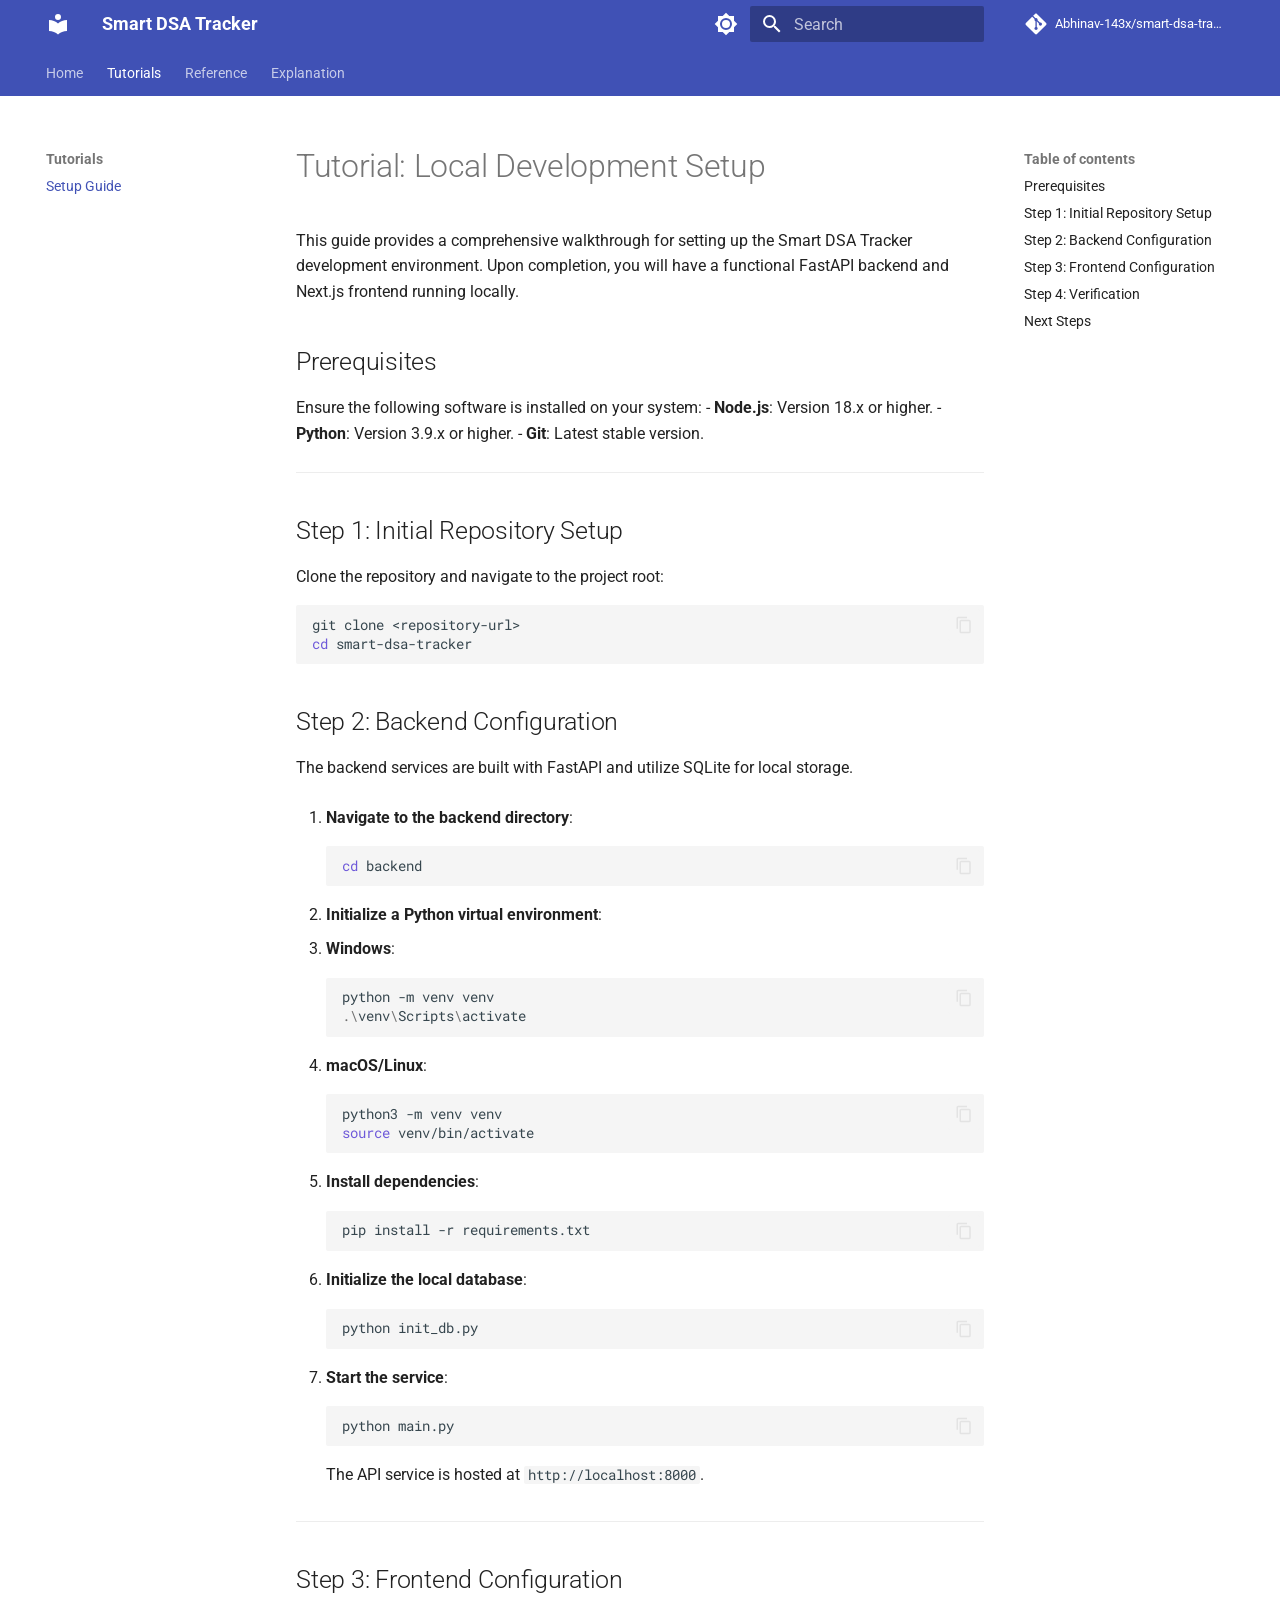
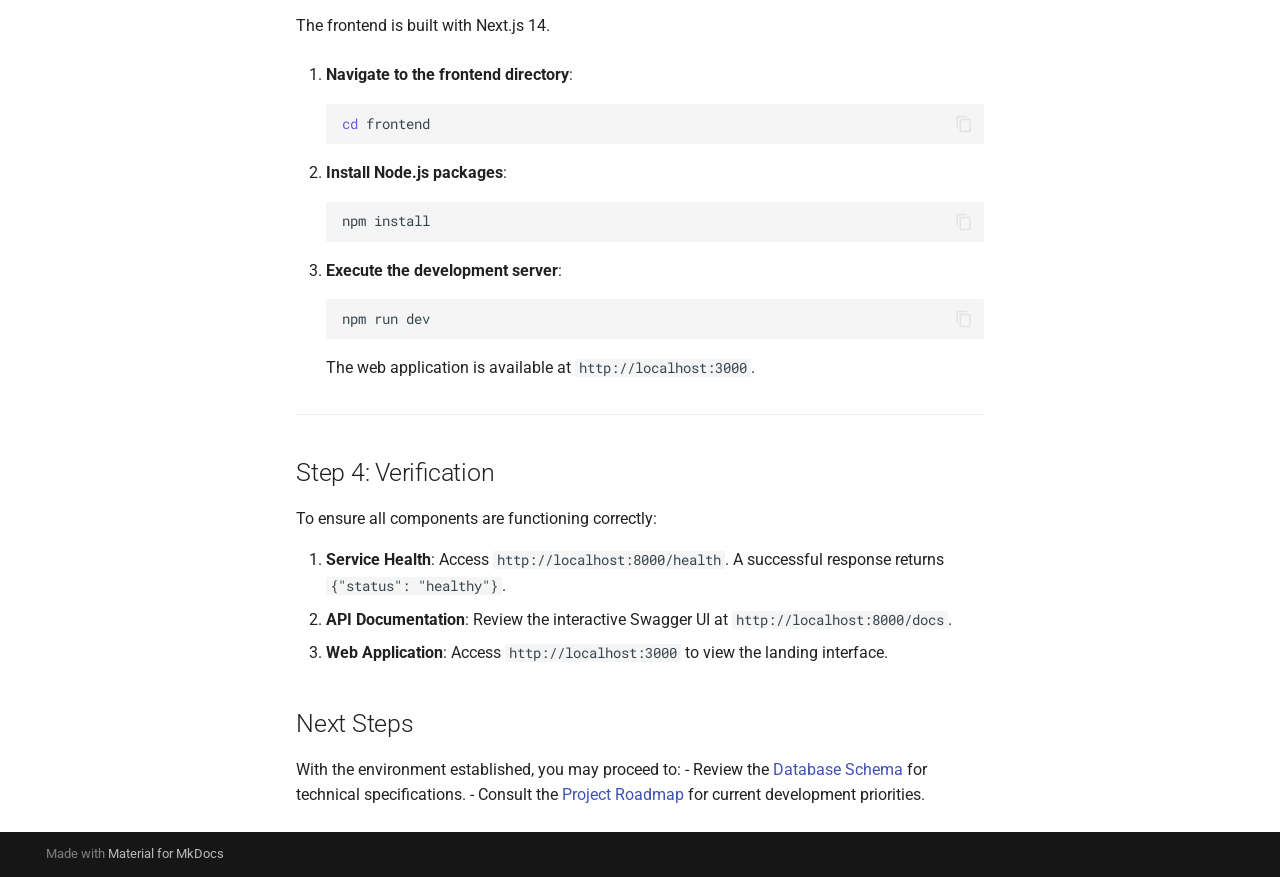
<file: tutorials/setup-guide/index.html>
<!doctype html>
<html lang="en" class="no-js">
  <head>
    
      <meta charset="utf-8">
      <meta name="viewport" content="width=device-width,initial-scale=1">
      
        <meta name="description" content="A focused execution system for Striver DSA Sheet users to improve consistency and mastery.">
      
      
        <meta name="author" content="Abhinav-143x">
      
      
        <link rel="canonical" href="https://Abhinav-143x.github.io/smart-dsa-tracker/tutorials/setup-guide/">
      
      
        <link rel="prev" href="../..">
      
      
        <link rel="next" href="../../reference/database-schema/">
      
      
        
      
      
      <link rel="icon" href="../../assets/images/favicon.png">
      <meta name="generator" content="mkdocs-1.6.1, mkdocs-material-9.7.6">
    
    
      
        <title>Setup Guide - Smart DSA Tracker</title>
      
    
    
      <link rel="stylesheet" href="../../assets/stylesheets/main.484c7ddc.min.css">
      
        
        <link rel="stylesheet" href="../../assets/stylesheets/palette.ab4e12ef.min.css">
      
      


    
    
      
    
    
      
        
        
        <link rel="preconnect" href="https://fonts.gstatic.com" crossorigin>
        <link rel="stylesheet" href="https://fonts.googleapis.com/css?family=Roboto:300,300i,400,400i,700,700i%7CRoboto+Mono:400,400i,700,700i&display=fallback">
        <style>:root{--md-text-font:"Roboto";--md-code-font:"Roboto Mono"}</style>
      
    
    
    <script>__md_scope=new URL("../..",location),__md_hash=e=>[...e].reduce(((e,_)=>(e<<5)-e+_.charCodeAt(0)),0),__md_get=(e,_=localStorage,t=__md_scope)=>JSON.parse(_.getItem(t.pathname+"."+e)),__md_set=(e,_,t=localStorage,a=__md_scope)=>{try{t.setItem(a.pathname+"."+e,JSON.stringify(_))}catch(e){}}</script>
    
      

    
    
  </head>
  
  
    
    
      
    
    
    
    
    <body dir="ltr" data-md-color-scheme="default" data-md-color-primary="indigo" data-md-color-accent="indigo">
  
    
    <input class="md-toggle" data-md-toggle="drawer" type="checkbox" id="__drawer" autocomplete="off">
    <input class="md-toggle" data-md-toggle="search" type="checkbox" id="__search" autocomplete="off">
    <label class="md-overlay" for="__drawer"></label>
    <div data-md-component="skip">
      
        
        <a href="#tutorial-local-development-setup" class="md-skip">
          Skip to content
        </a>
      
    </div>
    <div data-md-component="announce">
      
    </div>
    
    
      

<header class="md-header" data-md-component="header">
  <nav class="md-header__inner md-grid" aria-label="Header">
    <a href="../.." title="Smart DSA Tracker" class="md-header__button md-logo" aria-label="Smart DSA Tracker" data-md-component="logo">
      
  
  <svg xmlns="http://www.w3.org/2000/svg" viewBox="0 0 24 24"><path d="M12 8a3 3 0 0 0 3-3 3 3 0 0 0-3-3 3 3 0 0 0-3 3 3 3 0 0 0 3 3m0 3.54C9.64 9.35 6.5 8 3 8v11c3.5 0 6.64 1.35 9 3.54 2.36-2.19 5.5-3.54 9-3.54V8c-3.5 0-6.64 1.35-9 3.54"/></svg>

    </a>
    <label class="md-header__button md-icon" for="__drawer">
      
      <svg xmlns="http://www.w3.org/2000/svg" viewBox="0 0 24 24"><path d="M3 6h18v2H3zm0 5h18v2H3zm0 5h18v2H3z"/></svg>
    </label>
    <div class="md-header__title" data-md-component="header-title">
      <div class="md-header__ellipsis">
        <div class="md-header__topic">
          <span class="md-ellipsis">
            Smart DSA Tracker
          </span>
        </div>
        <div class="md-header__topic" data-md-component="header-topic">
          <span class="md-ellipsis">
            
              Setup Guide
            
          </span>
        </div>
      </div>
    </div>
    
      
        <form class="md-header__option" data-md-component="palette">
  
    
    
    
    <input class="md-option" data-md-color-media="(prefers-color-scheme: light)" data-md-color-scheme="default" data-md-color-primary="indigo" data-md-color-accent="indigo"  aria-label="Switch to dark mode"  type="radio" name="__palette" id="__palette_0">
    
      <label class="md-header__button md-icon" title="Switch to dark mode" for="__palette_1" hidden>
        <svg xmlns="http://www.w3.org/2000/svg" viewBox="0 0 24 24"><path d="M12 8a4 4 0 0 0-4 4 4 4 0 0 0 4 4 4 4 0 0 0 4-4 4 4 0 0 0-4-4m0 10a6 6 0 0 1-6-6 6 6 0 0 1 6-6 6 6 0 0 1 6 6 6 6 0 0 1-6 6m8-9.31V4h-4.69L12 .69 8.69 4H4v4.69L.69 12 4 15.31V20h4.69L12 23.31 15.31 20H20v-4.69L23.31 12z"/></svg>
      </label>
    
  
    
    
    
    <input class="md-option" data-md-color-media="(prefers-color-scheme: dark)" data-md-color-scheme="slate" data-md-color-primary="indigo" data-md-color-accent="indigo"  aria-label="Switch to light mode"  type="radio" name="__palette" id="__palette_1">
    
      <label class="md-header__button md-icon" title="Switch to light mode" for="__palette_0" hidden>
        <svg xmlns="http://www.w3.org/2000/svg" viewBox="0 0 24 24"><path d="M12 18c-.89 0-1.74-.2-2.5-.55C11.56 16.5 13 14.42 13 12s-1.44-4.5-3.5-5.45C10.26 6.2 11.11 6 12 6a6 6 0 0 1 6 6 6 6 0 0 1-6 6m8-9.31V4h-4.69L12 .69 8.69 4H4v4.69L.69 12 4 15.31V20h4.69L12 23.31 15.31 20H20v-4.69L23.31 12z"/></svg>
      </label>
    
  
</form>
      
    
    
      <script>var palette=__md_get("__palette");if(palette&&palette.color){if("(prefers-color-scheme)"===palette.color.media){var media=matchMedia("(prefers-color-scheme: light)"),input=document.querySelector(media.matches?"[data-md-color-media='(prefers-color-scheme: light)']":"[data-md-color-media='(prefers-color-scheme: dark)']");palette.color.media=input.getAttribute("data-md-color-media"),palette.color.scheme=input.getAttribute("data-md-color-scheme"),palette.color.primary=input.getAttribute("data-md-color-primary"),palette.color.accent=input.getAttribute("data-md-color-accent")}for(var[key,value]of Object.entries(palette.color))document.body.setAttribute("data-md-color-"+key,value)}</script>
    
    
    
      
      
        <label class="md-header__button md-icon" for="__search">
          
          <svg xmlns="http://www.w3.org/2000/svg" viewBox="0 0 24 24"><path d="M9.5 3A6.5 6.5 0 0 1 16 9.5c0 1.61-.59 3.09-1.56 4.23l.27.27h.79l5 5-1.5 1.5-5-5v-.79l-.27-.27A6.52 6.52 0 0 1 9.5 16 6.5 6.5 0 0 1 3 9.5 6.5 6.5 0 0 1 9.5 3m0 2C7 5 5 7 5 9.5S7 14 9.5 14 14 12 14 9.5 12 5 9.5 5"/></svg>
        </label>
        <div class="md-search" data-md-component="search" role="dialog">
  <label class="md-search__overlay" for="__search"></label>
  <div class="md-search__inner" role="search">
    <form class="md-search__form" name="search">
      <input type="text" class="md-search__input" name="query" aria-label="Search" placeholder="Search" autocapitalize="off" autocorrect="off" autocomplete="off" spellcheck="false" data-md-component="search-query" required>
      <label class="md-search__icon md-icon" for="__search">
        
        <svg xmlns="http://www.w3.org/2000/svg" viewBox="0 0 24 24"><path d="M9.5 3A6.5 6.5 0 0 1 16 9.5c0 1.61-.59 3.09-1.56 4.23l.27.27h.79l5 5-1.5 1.5-5-5v-.79l-.27-.27A6.52 6.52 0 0 1 9.5 16 6.5 6.5 0 0 1 3 9.5 6.5 6.5 0 0 1 9.5 3m0 2C7 5 5 7 5 9.5S7 14 9.5 14 14 12 14 9.5 12 5 9.5 5"/></svg>
        
        <svg xmlns="http://www.w3.org/2000/svg" viewBox="0 0 24 24"><path d="M20 11v2H8l5.5 5.5-1.42 1.42L4.16 12l7.92-7.92L13.5 5.5 8 11z"/></svg>
      </label>
      <nav class="md-search__options" aria-label="Search">
        
        <button type="reset" class="md-search__icon md-icon" title="Clear" aria-label="Clear" tabindex="-1">
          
          <svg xmlns="http://www.w3.org/2000/svg" viewBox="0 0 24 24"><path d="M19 6.41 17.59 5 12 10.59 6.41 5 5 6.41 10.59 12 5 17.59 6.41 19 12 13.41 17.59 19 19 17.59 13.41 12z"/></svg>
        </button>
      </nav>
      
        <div class="md-search__suggest" data-md-component="search-suggest"></div>
      
    </form>
    <div class="md-search__output">
      <div class="md-search__scrollwrap" tabindex="0" data-md-scrollfix>
        <div class="md-search-result" data-md-component="search-result">
          <div class="md-search-result__meta">
            Initializing search
          </div>
          <ol class="md-search-result__list" role="presentation"></ol>
        </div>
      </div>
    </div>
  </div>
</div>
      
    
    
      <div class="md-header__source">
        <a href="https://github.com/Abhinav-143x/smart-dsa-tracker" title="Go to repository" class="md-source" data-md-component="source">
  <div class="md-source__icon md-icon">
    
    <svg xmlns="http://www.w3.org/2000/svg" viewBox="0 0 448 512"><!--! Font Awesome Free 7.1.0 by @fontawesome - https://fontawesome.com License - https://fontawesome.com/license/free (Icons: CC BY 4.0, Fonts: SIL OFL 1.1, Code: MIT License) Copyright 2025 Fonticons, Inc.--><path d="M439.6 236.1 244 40.5c-5.4-5.5-12.8-8.5-20.4-8.5s-15 3-20.4 8.4L162.5 81l51.5 51.5c27.1-9.1 52.7 16.8 43.4 43.7l49.7 49.7c34.2-11.8 61.2 31 35.5 56.7-26.5 26.5-70.2-2.9-56-37.3L240.3 199v121.9c25.3 12.5 22.3 41.8 9.1 55-6.4 6.4-15.2 10.1-24.3 10.1s-17.8-3.6-24.3-10.1c-17.6-17.6-11.1-46.9 11.2-56v-123c-20.8-8.5-24.6-30.7-18.6-45L142.6 101 8.5 235.1C3 240.6 0 247.9 0 255.5s3 15 8.5 20.4l195.6 195.7c5.4 5.4 12.7 8.4 20.4 8.4s15-3 20.4-8.4l194.7-194.7c5.4-5.4 8.4-12.8 8.4-20.4s-3-15-8.4-20.4"/></svg>
  </div>
  <div class="md-source__repository">
    Abhinav-143x/smart-dsa-tracker
  </div>
</a>
      </div>
    
  </nav>
  
</header>
    
    <div class="md-container" data-md-component="container">
      
      
        
          
            
<nav class="md-tabs" aria-label="Tabs" data-md-component="tabs">
  <div class="md-grid">
    <ul class="md-tabs__list">
      
        
  
  
  
  
    <li class="md-tabs__item">
      <a href="../.." class="md-tabs__link">
        
  
  
    
  
  Home

      </a>
    </li>
  

      
        
  
  
  
    
  
  
    
    
      <li class="md-tabs__item md-tabs__item--active">
        <a href="./" class="md-tabs__link">
          
  
  
  Tutorials

        </a>
      </li>
    
  

      
        
  
  
  
  
    
    
      <li class="md-tabs__item">
        <a href="../../reference/database-schema/" class="md-tabs__link">
          
  
  
  Reference

        </a>
      </li>
    
  

      
        
  
  
  
  
    
    
      <li class="md-tabs__item">
        <a href="../../explanation/architecture/" class="md-tabs__link">
          
  
  
  Explanation

        </a>
      </li>
    
  

      
    </ul>
  </div>
</nav>
          
        
      
      <main class="md-main" data-md-component="main">
        <div class="md-main__inner md-grid">
          
            
              
              <div class="md-sidebar md-sidebar--primary" data-md-component="sidebar" data-md-type="navigation" >
                <div class="md-sidebar__scrollwrap">
                  <div class="md-sidebar__inner">
                    


  


<nav class="md-nav md-nav--primary md-nav--lifted" aria-label="Navigation" data-md-level="0">
  <label class="md-nav__title" for="__drawer">
    <a href="../.." title="Smart DSA Tracker" class="md-nav__button md-logo" aria-label="Smart DSA Tracker" data-md-component="logo">
      
  
  <svg xmlns="http://www.w3.org/2000/svg" viewBox="0 0 24 24"><path d="M12 8a3 3 0 0 0 3-3 3 3 0 0 0-3-3 3 3 0 0 0-3 3 3 3 0 0 0 3 3m0 3.54C9.64 9.35 6.5 8 3 8v11c3.5 0 6.64 1.35 9 3.54 2.36-2.19 5.5-3.54 9-3.54V8c-3.5 0-6.64 1.35-9 3.54"/></svg>

    </a>
    Smart DSA Tracker
  </label>
  
    <div class="md-nav__source">
      <a href="https://github.com/Abhinav-143x/smart-dsa-tracker" title="Go to repository" class="md-source" data-md-component="source">
  <div class="md-source__icon md-icon">
    
    <svg xmlns="http://www.w3.org/2000/svg" viewBox="0 0 448 512"><!--! Font Awesome Free 7.1.0 by @fontawesome - https://fontawesome.com License - https://fontawesome.com/license/free (Icons: CC BY 4.0, Fonts: SIL OFL 1.1, Code: MIT License) Copyright 2025 Fonticons, Inc.--><path d="M439.6 236.1 244 40.5c-5.4-5.5-12.8-8.5-20.4-8.5s-15 3-20.4 8.4L162.5 81l51.5 51.5c27.1-9.1 52.7 16.8 43.4 43.7l49.7 49.7c34.2-11.8 61.2 31 35.5 56.7-26.5 26.5-70.2-2.9-56-37.3L240.3 199v121.9c25.3 12.5 22.3 41.8 9.1 55-6.4 6.4-15.2 10.1-24.3 10.1s-17.8-3.6-24.3-10.1c-17.6-17.6-11.1-46.9 11.2-56v-123c-20.8-8.5-24.6-30.7-18.6-45L142.6 101 8.5 235.1C3 240.6 0 247.9 0 255.5s3 15 8.5 20.4l195.6 195.7c5.4 5.4 12.7 8.4 20.4 8.4s15-3 20.4-8.4l194.7-194.7c5.4-5.4 8.4-12.8 8.4-20.4s-3-15-8.4-20.4"/></svg>
  </div>
  <div class="md-source__repository">
    Abhinav-143x/smart-dsa-tracker
  </div>
</a>
    </div>
  
  <ul class="md-nav__list" data-md-scrollfix>
    
      
      
  
  
  
  
    <li class="md-nav__item">
      <a href="../.." class="md-nav__link">
        
  
  
  <span class="md-ellipsis">
    
  
    Home
  

    
  </span>
  
  

      </a>
    </li>
  

    
      
      
  
  
    
  
  
  
    
    
    
    
      
        
        
      
      
        
      
    
    
    <li class="md-nav__item md-nav__item--active md-nav__item--section md-nav__item--nested">
      
        
        
        <input class="md-nav__toggle md-toggle " type="checkbox" id="__nav_2" checked>
        
          
          <label class="md-nav__link" for="__nav_2" id="__nav_2_label" tabindex="">
            
  
  
  <span class="md-ellipsis">
    
  
    Tutorials
  

    
  </span>
  
  

            <span class="md-nav__icon md-icon"></span>
          </label>
        
        <nav class="md-nav" data-md-level="1" aria-labelledby="__nav_2_label" aria-expanded="true">
          <label class="md-nav__title" for="__nav_2">
            <span class="md-nav__icon md-icon"></span>
            
  
    Tutorials
  

          </label>
          <ul class="md-nav__list" data-md-scrollfix>
            
              
                
  
  
    
  
  
  
    <li class="md-nav__item md-nav__item--active">
      
      <input class="md-nav__toggle md-toggle" type="checkbox" id="__toc">
      
      
        
      
      
        <label class="md-nav__link md-nav__link--active" for="__toc">
          
  
  
  <span class="md-ellipsis">
    
  
    Setup Guide
  

    
  </span>
  
  

          <span class="md-nav__icon md-icon"></span>
        </label>
      
      <a href="./" class="md-nav__link md-nav__link--active">
        
  
  
  <span class="md-ellipsis">
    
  
    Setup Guide
  

    
  </span>
  
  

      </a>
      
        

<nav class="md-nav md-nav--secondary" aria-label="Table of contents">
  
  
  
    
  
  
    <label class="md-nav__title" for="__toc">
      <span class="md-nav__icon md-icon"></span>
      Table of contents
    </label>
    <ul class="md-nav__list" data-md-component="toc" data-md-scrollfix>
      
        <li class="md-nav__item">
  <a href="#prerequisites" class="md-nav__link">
    <span class="md-ellipsis">
      
        Prerequisites
      
    </span>
  </a>
  
</li>
      
        <li class="md-nav__item">
  <a href="#step-1-initial-repository-setup" class="md-nav__link">
    <span class="md-ellipsis">
      
        Step 1: Initial Repository Setup
      
    </span>
  </a>
  
</li>
      
        <li class="md-nav__item">
  <a href="#step-2-backend-configuration" class="md-nav__link">
    <span class="md-ellipsis">
      
        Step 2: Backend Configuration
      
    </span>
  </a>
  
</li>
      
        <li class="md-nav__item">
  <a href="#step-3-frontend-configuration" class="md-nav__link">
    <span class="md-ellipsis">
      
        Step 3: Frontend Configuration
      
    </span>
  </a>
  
</li>
      
        <li class="md-nav__item">
  <a href="#step-4-verification" class="md-nav__link">
    <span class="md-ellipsis">
      
        Step 4: Verification
      
    </span>
  </a>
  
</li>
      
        <li class="md-nav__item">
  <a href="#next-steps" class="md-nav__link">
    <span class="md-ellipsis">
      
        Next Steps
      
    </span>
  </a>
  
</li>
      
    </ul>
  
</nav>
      
    </li>
  

              
            
          </ul>
        </nav>
      
    </li>
  

    
      
      
  
  
  
  
    
    
    
    
      
      
        
      
    
    
    <li class="md-nav__item md-nav__item--nested">
      
        
        
        <input class="md-nav__toggle md-toggle " type="checkbox" id="__nav_3" >
        
          
          <label class="md-nav__link" for="__nav_3" id="__nav_3_label" tabindex="0">
            
  
  
  <span class="md-ellipsis">
    
  
    Reference
  

    
  </span>
  
  

            <span class="md-nav__icon md-icon"></span>
          </label>
        
        <nav class="md-nav" data-md-level="1" aria-labelledby="__nav_3_label" aria-expanded="false">
          <label class="md-nav__title" for="__nav_3">
            <span class="md-nav__icon md-icon"></span>
            
  
    Reference
  

          </label>
          <ul class="md-nav__list" data-md-scrollfix>
            
              
                
  
  
  
  
    <li class="md-nav__item">
      <a href="../../reference/database-schema/" class="md-nav__link">
        
  
  
  <span class="md-ellipsis">
    
  
    Database Schema
  

    
  </span>
  
  

      </a>
    </li>
  

              
            
              
                
  
  
  
  
    <li class="md-nav__item">
      <a href="../../reference/roadmap/" class="md-nav__link">
        
  
  
  <span class="md-ellipsis">
    
  
    Roadmap
  

    
  </span>
  
  

      </a>
    </li>
  

              
            
          </ul>
        </nav>
      
    </li>
  

    
      
      
  
  
  
  
    
    
    
    
      
      
        
      
    
    
    <li class="md-nav__item md-nav__item--nested">
      
        
        
        <input class="md-nav__toggle md-toggle " type="checkbox" id="__nav_4" >
        
          
          <label class="md-nav__link" for="__nav_4" id="__nav_4_label" tabindex="0">
            
  
  
  <span class="md-ellipsis">
    
  
    Explanation
  

    
  </span>
  
  

            <span class="md-nav__icon md-icon"></span>
          </label>
        
        <nav class="md-nav" data-md-level="1" aria-labelledby="__nav_4_label" aria-expanded="false">
          <label class="md-nav__title" for="__nav_4">
            <span class="md-nav__icon md-icon"></span>
            
  
    Explanation
  

          </label>
          <ul class="md-nav__list" data-md-scrollfix>
            
              
                
  
  
  
  
    <li class="md-nav__item">
      <a href="../../explanation/architecture/" class="md-nav__link">
        
  
  
  <span class="md-ellipsis">
    
  
    Architecture
  

    
  </span>
  
  

      </a>
    </li>
  

              
            
          </ul>
        </nav>
      
    </li>
  

    
  </ul>
</nav>
                  </div>
                </div>
              </div>
            
            
              
              <div class="md-sidebar md-sidebar--secondary" data-md-component="sidebar" data-md-type="toc" >
                <div class="md-sidebar__scrollwrap">
                  <div class="md-sidebar__inner">
                    

<nav class="md-nav md-nav--secondary" aria-label="Table of contents">
  
  
  
    
  
  
    <label class="md-nav__title" for="__toc">
      <span class="md-nav__icon md-icon"></span>
      Table of contents
    </label>
    <ul class="md-nav__list" data-md-component="toc" data-md-scrollfix>
      
        <li class="md-nav__item">
  <a href="#prerequisites" class="md-nav__link">
    <span class="md-ellipsis">
      
        Prerequisites
      
    </span>
  </a>
  
</li>
      
        <li class="md-nav__item">
  <a href="#step-1-initial-repository-setup" class="md-nav__link">
    <span class="md-ellipsis">
      
        Step 1: Initial Repository Setup
      
    </span>
  </a>
  
</li>
      
        <li class="md-nav__item">
  <a href="#step-2-backend-configuration" class="md-nav__link">
    <span class="md-ellipsis">
      
        Step 2: Backend Configuration
      
    </span>
  </a>
  
</li>
      
        <li class="md-nav__item">
  <a href="#step-3-frontend-configuration" class="md-nav__link">
    <span class="md-ellipsis">
      
        Step 3: Frontend Configuration
      
    </span>
  </a>
  
</li>
      
        <li class="md-nav__item">
  <a href="#step-4-verification" class="md-nav__link">
    <span class="md-ellipsis">
      
        Step 4: Verification
      
    </span>
  </a>
  
</li>
      
        <li class="md-nav__item">
  <a href="#next-steps" class="md-nav__link">
    <span class="md-ellipsis">
      
        Next Steps
      
    </span>
  </a>
  
</li>
      
    </ul>
  
</nav>
                  </div>
                </div>
              </div>
            
          
          
            <div class="md-content" data-md-component="content">
              
              <article class="md-content__inner md-typeset">
                
                  


  
  


<h1 id="tutorial-local-development-setup">Tutorial: Local Development Setup</h1>
<p>This guide provides a comprehensive walkthrough for setting up the Smart DSA Tracker development environment. Upon completion, you will have a functional FastAPI backend and Next.js frontend running locally.</p>
<h2 id="prerequisites">Prerequisites</h2>
<p>Ensure the following software is installed on your system:
- <strong>Node.js</strong>: Version 18.x or higher.
- <strong>Python</strong>: Version 3.9.x or higher.
- <strong>Git</strong>: Latest stable version.</p>
<hr />
<h2 id="step-1-initial-repository-setup">Step 1: Initial Repository Setup</h2>
<p>Clone the repository and navigate to the project root:</p>
<div class="highlight"><pre><span></span><code><a id="__codelineno-0-1" name="__codelineno-0-1" href="#__codelineno-0-1"></a>git<span class="w"> </span>clone<span class="w"> </span>&lt;repository-url&gt;
<a id="__codelineno-0-2" name="__codelineno-0-2" href="#__codelineno-0-2"></a><span class="nb">cd</span><span class="w"> </span>smart-dsa-tracker
</code></pre></div>
<h2 id="step-2-backend-configuration">Step 2: Backend Configuration</h2>
<p>The backend services are built with FastAPI and utilize SQLite for local storage.</p>
<ol>
<li>
<p><strong>Navigate to the backend directory</strong>:
   <div class="highlight"><pre><span></span><code><a id="__codelineno-1-1" name="__codelineno-1-1" href="#__codelineno-1-1"></a><span class="nb">cd</span><span class="w"> </span>backend
</code></pre></div></p>
</li>
<li>
<p><strong>Initialize a Python virtual environment</strong>:</p>
</li>
<li><strong>Windows</strong>:
     <div class="highlight"><pre><span></span><code><a id="__codelineno-2-1" name="__codelineno-2-1" href="#__codelineno-2-1"></a><span class="n">python</span> <span class="n">-m</span> <span class="n">venv</span> <span class="n">venv</span>
<a id="__codelineno-2-2" name="__codelineno-2-2" href="#__codelineno-2-2"></a><span class="p">.\</span><span class="n">venv</span><span class="p">\</span><span class="n">Scripts</span><span class="p">\</span><span class="n">activate</span>
</code></pre></div></li>
<li>
<p><strong>macOS/Linux</strong>:
     <div class="highlight"><pre><span></span><code><a id="__codelineno-3-1" name="__codelineno-3-1" href="#__codelineno-3-1"></a>python3<span class="w"> </span>-m<span class="w"> </span>venv<span class="w"> </span>venv
<a id="__codelineno-3-2" name="__codelineno-3-2" href="#__codelineno-3-2"></a><span class="nb">source</span><span class="w"> </span>venv/bin/activate
</code></pre></div></p>
</li>
<li>
<p><strong>Install dependencies</strong>:
   <div class="highlight"><pre><span></span><code><a id="__codelineno-4-1" name="__codelineno-4-1" href="#__codelineno-4-1"></a>pip<span class="w"> </span>install<span class="w"> </span>-r<span class="w"> </span>requirements.txt
</code></pre></div></p>
</li>
<li>
<p><strong>Initialize the local database</strong>:
   <div class="highlight"><pre><span></span><code><a id="__codelineno-5-1" name="__codelineno-5-1" href="#__codelineno-5-1"></a>python<span class="w"> </span>init_db.py
</code></pre></div></p>
</li>
<li>
<p><strong>Start the service</strong>:
   <div class="highlight"><pre><span></span><code><a id="__codelineno-6-1" name="__codelineno-6-1" href="#__codelineno-6-1"></a>python<span class="w"> </span>main.py
</code></pre></div>
   The API service is hosted at <code>http://localhost:8000</code>.</p>
</li>
</ol>
<hr />
<h2 id="step-3-frontend-configuration">Step 3: Frontend Configuration</h2>
<p>The frontend is built with Next.js 14.</p>
<ol>
<li>
<p><strong>Navigate to the frontend directory</strong>:
   <div class="highlight"><pre><span></span><code><a id="__codelineno-7-1" name="__codelineno-7-1" href="#__codelineno-7-1"></a><span class="nb">cd</span><span class="w"> </span>frontend
</code></pre></div></p>
</li>
<li>
<p><strong>Install Node.js packages</strong>:
   <div class="highlight"><pre><span></span><code><a id="__codelineno-8-1" name="__codelineno-8-1" href="#__codelineno-8-1"></a>npm<span class="w"> </span>install
</code></pre></div></p>
</li>
<li>
<p><strong>Execute the development server</strong>:
   <div class="highlight"><pre><span></span><code><a id="__codelineno-9-1" name="__codelineno-9-1" href="#__codelineno-9-1"></a>npm<span class="w"> </span>run<span class="w"> </span>dev
</code></pre></div>
   The web application is available at <code>http://localhost:3000</code>.</p>
</li>
</ol>
<hr />
<h2 id="step-4-verification">Step 4: Verification</h2>
<p>To ensure all components are functioning correctly:</p>
<ol>
<li><strong>Service Health</strong>: Access <code>http://localhost:8000/health</code>. A successful response returns <code>{"status": "healthy"}</code>.</li>
<li><strong>API Documentation</strong>: Review the interactive Swagger UI at <code>http://localhost:8000/docs</code>.</li>
<li><strong>Web Application</strong>: Access <code>http://localhost:3000</code> to view the landing interface.</li>
</ol>
<h2 id="next-steps">Next Steps</h2>
<p>With the environment established, you may proceed to:
- Review the <a href="../../reference/database-schema/">Database Schema</a> for technical specifications.
- Consult the <a href="../../reference/roadmap/">Project Roadmap</a> for current development priorities.</p>












                
              </article>
            </div>
          
          
<script>var target=document.getElementById(location.hash.slice(1));target&&target.name&&(target.checked=target.name.startsWith("__tabbed_"))</script>
        </div>
        
          <button type="button" class="md-top md-icon" data-md-component="top" hidden>
  
  <svg xmlns="http://www.w3.org/2000/svg" viewBox="0 0 24 24"><path d="M13 20h-2V8l-5.5 5.5-1.42-1.42L12 4.16l7.92 7.92-1.42 1.42L13 8z"/></svg>
  Back to top
</button>
        
      </main>
      
        <footer class="md-footer">
  
  <div class="md-footer-meta md-typeset">
    <div class="md-footer-meta__inner md-grid">
      <div class="md-copyright">
  
  
    Made with
    <a href="https://squidfunk.github.io/mkdocs-material/" target="_blank" rel="noopener">
      Material for MkDocs
    </a>
  
</div>
      
    </div>
  </div>
</footer>
      
    </div>
    <div class="md-dialog" data-md-component="dialog">
      <div class="md-dialog__inner md-typeset"></div>
    </div>
    
    
    
      
      
      <script id="__config" type="application/json">{"annotate": null, "base": "../..", "features": ["navigation.tabs", "navigation.sections", "navigation.top", "search.suggest", "search.highlight", "content.code.copy"], "search": "../../assets/javascripts/workers/search.2c215733.min.js", "tags": null, "translations": {"clipboard.copied": "Copied to clipboard", "clipboard.copy": "Copy to clipboard", "search.result.more.one": "1 more on this page", "search.result.more.other": "# more on this page", "search.result.none": "No matching documents", "search.result.one": "1 matching document", "search.result.other": "# matching documents", "search.result.placeholder": "Type to start searching", "search.result.term.missing": "Missing", "select.version": "Select version"}, "version": null}</script>
    
    
      <script src="../../assets/javascripts/bundle.79ae519e.min.js"></script>
      
    
  </body>
</html>
</file>
<file: assets/stylesheets/main.484c7ddc.min.css>
@charset "UTF-8";html{-webkit-text-size-adjust:none;-moz-text-size-adjust:none;text-size-adjust:none;box-sizing:border-box}*,:after,:before{box-sizing:inherit}@media (prefers-reduced-motion){*,:after,:before{transition:none!important}}body{margin:0}a,button,input,label{-webkit-tap-highlight-color:transparent}a{color:inherit;text-decoration:none}hr{border:0;box-sizing:initial;display:block;height:.05rem;overflow:visible;padding:0}small{font-size:80%}sub,sup{line-height:1em}img{border-style:none}table{border-collapse:initial;border-spacing:0}td,th{font-weight:400;vertical-align:top}button{background:#0000;border:0;font-family:inherit;font-size:inherit;margin:0;padding:0}input{border:0;outline:none}:root{--md-primary-fg-color:#4051b5;--md-primary-fg-color--light:#5d6cc0;--md-primary-fg-color--dark:#303fa1;--md-primary-bg-color:#fff;--md-primary-bg-color--light:#ffffffb3;--md-accent-fg-color:#526cfe;--md-accent-fg-color--transparent:#526cfe1a;--md-accent-bg-color:#fff;--md-accent-bg-color--light:#ffffffb3}[data-md-color-scheme=default]{color-scheme:light}[data-md-color-scheme=default] img[src$="#gh-dark-mode-only"],[data-md-color-scheme=default] img[src$="#only-dark"]{display:none}:root,[data-md-color-scheme=default]{--md-hue:225deg;--md-default-fg-color:#000000de;--md-default-fg-color--light:#0000008a;--md-default-fg-color--lighter:#00000052;--md-default-fg-color--lightest:#00000012;--md-default-bg-color:#fff;--md-default-bg-color--light:#ffffffb3;--md-default-bg-color--lighter:#ffffff4d;--md-default-bg-color--lightest:#ffffff1f;--md-code-fg-color:#36464e;--md-code-bg-color:#f5f5f5;--md-code-bg-color--light:#f5f5f5b3;--md-code-bg-color--lighter:#f5f5f54d;--md-code-hl-color:#4287ff;--md-code-hl-color--light:#4287ff1a;--md-code-hl-number-color:#d52a2a;--md-code-hl-special-color:#db1457;--md-code-hl-function-color:#a846b9;--md-code-hl-constant-color:#6e59d9;--md-code-hl-keyword-color:#3f6ec6;--md-code-hl-string-color:#1c7d4d;--md-code-hl-name-color:var(--md-code-fg-color);--md-code-hl-operator-color:var(--md-default-fg-color--light);--md-code-hl-punctuation-color:var(--md-default-fg-color--light);--md-code-hl-comment-color:var(--md-default-fg-color--light);--md-code-hl-generic-color:var(--md-default-fg-color--light);--md-code-hl-variable-color:var(--md-default-fg-color--light);--md-typeset-color:var(--md-default-fg-color);--md-typeset-a-color:var(--md-primary-fg-color);--md-typeset-del-color:#f5503d26;--md-typeset-ins-color:#0bd57026;--md-typeset-kbd-color:#fafafa;--md-typeset-kbd-accent-color:#fff;--md-typeset-kbd-border-color:#b8b8b8;--md-typeset-mark-color:#ffff0080;--md-typeset-table-color:#0000001f;--md-typeset-table-color--light:rgba(0,0,0,.035);--md-admonition-fg-color:var(--md-default-fg-color);--md-admonition-bg-color:var(--md-default-bg-color);--md-warning-fg-color:#000000de;--md-warning-bg-color:#ff9;--md-footer-fg-color:#fff;--md-footer-fg-color--light:#ffffffb3;--md-footer-fg-color--lighter:#ffffff73;--md-footer-bg-color:#000000de;--md-footer-bg-color--dark:#00000052;--md-shadow-z1:0 0.2rem 0.5rem #0000000d,0 0 0.05rem #0000001a;--md-shadow-z2:0 0.2rem 0.5rem #0000001a,0 0 0.05rem #00000040;--md-shadow-z3:0 0.2rem 0.5rem #0003,0 0 0.05rem #00000059}.md-icon svg{fill:currentcolor;display:block;height:1.2rem;width:1.2rem}body{-webkit-font-smoothing:antialiased;-moz-osx-font-smoothing:grayscale;--md-text-font-family:var(--md-text-font,_),-apple-system,BlinkMacSystemFont,Helvetica,Arial,sans-serif;--md-code-font-family:var(--md-code-font,_),SFMono-Regular,Consolas,Menlo,monospace}aside,body,input{font-feature-settings:"kern","liga";color:var(--md-typeset-color);font-family:var(--md-text-font-family)}code,kbd,pre{font-feature-settings:"kern";font-family:var(--md-code-font-family)}:root{--md-typeset-table-sort-icon:url('data:image/svg+xml;charset=utf-8,<svg xmlns="http://www.w3.org/2000/svg" viewBox="0 0 24 24"><path d="m18 21-4-4h3V7h-3l4-4 4 4h-3v10h3M2 19v-2h10v2M2 13v-2h7v2M2 7V5h4v2z"/></svg>');--md-typeset-table-sort-icon--asc:url('data:image/svg+xml;charset=utf-8,<svg xmlns="http://www.w3.org/2000/svg" viewBox="0 0 24 24"><path d="M19 17h3l-4 4-4-4h3V3h2M2 17h10v2H2M6 5v2H2V5m0 6h7v2H2z"/></svg>');--md-typeset-table-sort-icon--desc:url('data:image/svg+xml;charset=utf-8,<svg xmlns="http://www.w3.org/2000/svg" viewBox="0 0 24 24"><path d="M19 7h3l-4-4-4 4h3v14h2M2 17h10v2H2M6 5v2H2V5m0 6h7v2H2z"/></svg>')}.md-typeset{-webkit-print-color-adjust:exact;color-adjust:exact;font-size:.8rem;line-height:1.6;overflow-wrap:break-word}@media print{.md-typeset{font-size:.68rem}}.md-typeset blockquote,.md-typeset dl,.md-typeset figure,.md-typeset ol,.md-typeset pre,.md-typeset ul{margin-bottom:1em;margin-top:1em}.md-typeset h1{color:var(--md-default-fg-color--light);font-size:2em;line-height:1.3;margin:0 0 1.25em}.md-typeset h1,.md-typeset h2{font-weight:300;letter-spacing:-.01em}.md-typeset h2{font-size:1.5625em;line-height:1.4;margin:1.6em 0 .64em}.md-typeset h3{font-size:1.25em;font-weight:400;letter-spacing:-.01em;line-height:1.5;margin:1.6em 0 .8em}.md-typeset h2+h3{margin-top:.8em}.md-typeset h4{font-weight:700;letter-spacing:-.01em;margin:1em 0}.md-typeset h5,.md-typeset h6{color:var(--md-default-fg-color--light);font-size:.8em;font-weight:700;letter-spacing:-.01em;margin:1.25em 0}.md-typeset h5{text-transform:uppercase}.md-typeset h5 code{text-transform:none}.md-typeset hr{border-bottom:.05rem solid var(--md-default-fg-color--lightest);display:flow-root;margin:1.5em 0}.md-typeset a{color:var(--md-typeset-a-color);word-break:break-word}.md-typeset a,.md-typeset a:before{transition:color 125ms}.md-typeset a:focus,.md-typeset a:hover{color:var(--md-accent-fg-color)}.md-typeset a:focus code,.md-typeset a:hover code{background-color:var(--md-accent-fg-color--transparent);color:var(--md-accent-fg-color)}.md-typeset a code{color:var(--md-typeset-a-color)}.md-typeset a.focus-visible{outline-color:var(--md-accent-fg-color);outline-offset:.2rem}.md-typeset code,.md-typeset kbd,.md-typeset pre{color:var(--md-code-fg-color);direction:ltr;font-variant-ligatures:none;transition:background-color 125ms}@media print{.md-typeset code,.md-typeset kbd,.md-typeset pre{white-space:pre-wrap}}.md-typeset code{background-color:var(--md-code-bg-color);border-radius:.1rem;-webkit-box-decoration-break:clone;box-decoration-break:clone;font-size:.85em;padding:0 .2941176471em;transition:color 125ms,background-color 125ms;word-break:break-word}.md-typeset code:not(.focus-visible){-webkit-tap-highlight-color:transparent;outline:none}.md-typeset pre{display:flow-root;line-height:1.4;position:relative}.md-typeset pre>code{-webkit-box-decoration-break:slice;box-decoration-break:slice;box-shadow:none;display:block;margin:0;outline-color:var(--md-accent-fg-color);overflow:auto;padding:.7720588235em 1.1764705882em;scrollbar-color:var(--md-default-fg-color--lighter) #0000;scrollbar-width:thin;touch-action:auto;word-break:normal}.md-typeset pre>code:hover{scrollbar-color:var(--md-accent-fg-color) #0000}.md-typeset pre>code::-webkit-scrollbar{height:.2rem;width:.2rem}.md-typeset pre>code::-webkit-scrollbar-thumb{background-color:var(--md-default-fg-color--lighter)}.md-typeset pre>code::-webkit-scrollbar-thumb:hover{background-color:var(--md-accent-fg-color)}.md-typeset kbd{background-color:var(--md-typeset-kbd-color);border-radius:.1rem;box-shadow:0 .1rem 0 .05rem var(--md-typeset-kbd-border-color),0 .1rem 0 var(--md-typeset-kbd-border-color),0 -.1rem .2rem var(--md-typeset-kbd-accent-color) inset;color:var(--md-default-fg-color);display:inline-block;font-size:.75em;padding:0 .6666666667em;vertical-align:text-top;word-break:break-word}.md-typeset mark{background-color:var(--md-typeset-mark-color);-webkit-box-decoration-break:clone;box-decoration-break:clone;color:inherit;word-break:break-word}.md-typeset abbr{cursor:help;text-decoration:none}.md-typeset [data-preview],.md-typeset abbr{border-bottom:.05rem dotted var(--md-default-fg-color--light)}.md-typeset small{opacity:.75}[dir=ltr] .md-typeset sub,[dir=ltr] .md-typeset sup{margin-left:.078125em}[dir=rtl] .md-typeset sub,[dir=rtl] .md-typeset sup{margin-right:.078125em}[dir=ltr] .md-typeset blockquote{padding-left:.6rem}[dir=rtl] .md-typeset blockquote{padding-right:.6rem}[dir=ltr] .md-typeset blockquote{border-left:.2rem solid var(--md-default-fg-color--lighter)}[dir=rtl] .md-typeset blockquote{border-right:.2rem solid var(--md-default-fg-color--lighter)}.md-typeset blockquote{color:var(--md-default-fg-color--light);margin-left:0;margin-right:0}.md-typeset ul{list-style-type:disc}.md-typeset ul[type]{list-style-type:revert-layer}[dir=ltr] .md-typeset ol,[dir=ltr] .md-typeset ul{margin-left:.625em}[dir=rtl] .md-typeset ol,[dir=rtl] .md-typeset ul{margin-right:.625em}.md-typeset ol,.md-typeset ul{padding:0}.md-typeset ol:not([hidden]),.md-typeset ul:not([hidden]){display:flow-root}.md-typeset ol ol,.md-typeset ul ol{list-style-type:lower-alpha}.md-typeset ol ol ol,.md-typeset ul ol ol{list-style-type:lower-roman}.md-typeset ol ol ol ol,.md-typeset ul ol ol ol{list-style-type:upper-alpha}.md-typeset ol ol ol ol ol,.md-typeset ul ol ol ol ol{list-style-type:upper-roman}.md-typeset ol[type],.md-typeset ul[type]{list-style-type:revert-layer}[dir=ltr] .md-typeset ol li,[dir=ltr] .md-typeset ul li{margin-left:1.25em}[dir=rtl] .md-typeset ol li,[dir=rtl] .md-typeset ul li{margin-right:1.25em}.md-typeset ol li,.md-typeset ul li{margin-bottom:.5em}.md-typeset ol li blockquote,.md-typeset ol li p,.md-typeset ul li blockquote,.md-typeset ul li p{margin:.5em 0}.md-typeset ol li:last-child,.md-typeset ul li:last-child{margin-bottom:0}[dir=ltr] .md-typeset ol li ol,[dir=ltr] .md-typeset ol li ul,[dir=ltr] .md-typeset ul li ol,[dir=ltr] .md-typeset ul li ul{margin-left:.625em}[dir=rtl] .md-typeset ol li ol,[dir=rtl] .md-typeset ol li ul,[dir=rtl] .md-typeset ul li ol,[dir=rtl] .md-typeset ul li ul{margin-right:.625em}.md-typeset ol li ol,.md-typeset ol li ul,.md-typeset ul li ol,.md-typeset ul li ul{margin-bottom:.5em;margin-top:.5em}[dir=ltr] .md-typeset dd{margin-left:1.875em}[dir=rtl] .md-typeset dd{margin-right:1.875em}.md-typeset dd{margin-bottom:1.5em;margin-top:1em}.md-typeset img,.md-typeset svg,.md-typeset video{height:auto;max-width:100%}.md-typeset img[align=left]{margin:1em 1em 1em 0}.md-typeset img[align=right]{margin:1em 0 1em 1em}.md-typeset img[align]:only-child{margin-top:0}.md-typeset figure{display:flow-root;margin:1em auto;max-width:100%;text-align:center;width:fit-content}.md-typeset figure img{display:block;margin:0 auto}.md-typeset figcaption{font-style:italic;margin:1em auto;max-width:24rem}.md-typeset iframe{max-width:100%}.md-typeset table:not([class]){background-color:var(--md-default-bg-color);border:.05rem solid var(--md-typeset-table-color);border-radius:.1rem;display:inline-block;font-size:.64rem;max-width:100%;overflow:auto;touch-action:auto}@media print{.md-typeset table:not([class]){display:table}}.md-typeset table:not([class])+*{margin-top:1.5em}.md-typeset table:not([class]) td>:first-child,.md-typeset table:not([class]) th>:first-child{margin-top:0}.md-typeset table:not([class]) td>:last-child,.md-typeset table:not([class]) th>:last-child{margin-bottom:0}.md-typeset table:not([class]) td:not([align]),.md-typeset table:not([class]) th:not([align]){text-align:left}[dir=rtl] .md-typeset table:not([class]) td:not([align]),[dir=rtl] .md-typeset table:not([class]) th:not([align]){text-align:right}.md-typeset table:not([class]) th{font-weight:700;min-width:5rem;padding:.9375em 1.25em;vertical-align:top}.md-typeset table:not([class]) td{border-top:.05rem solid var(--md-typeset-table-color);padding:.9375em 1.25em;vertical-align:top}.md-typeset table:not([class]) tbody tr{transition:background-color 125ms}.md-typeset table:not([class]) tbody tr:hover{background-color:var(--md-typeset-table-color--light);box-shadow:0 .05rem 0 var(--md-default-bg-color) inset}.md-typeset table:not([class]) a{word-break:normal}.md-typeset table th[role=columnheader]{cursor:pointer}[dir=ltr] .md-typeset table th[role=columnheader]:after{margin-left:.5em}[dir=rtl] .md-typeset table th[role=columnheader]:after{margin-right:.5em}.md-typeset table th[role=columnheader]:after{content:"";display:inline-block;height:1.2em;-webkit-mask-image:var(--md-typeset-table-sort-icon);mask-image:var(--md-typeset-table-sort-icon);-webkit-mask-repeat:no-repeat;mask-repeat:no-repeat;-webkit-mask-size:contain;mask-size:contain;transition:background-color 125ms;vertical-align:text-bottom;width:1.2em}.md-typeset table th[role=columnheader]:hover:after{background-color:var(--md-default-fg-color--lighter)}.md-typeset table th[role=columnheader][aria-sort=ascending]:after{background-color:var(--md-default-fg-color--light);-webkit-mask-image:var(--md-typeset-table-sort-icon--asc);mask-image:var(--md-typeset-table-sort-icon--asc)}.md-typeset table th[role=columnheader][aria-sort=descending]:after{background-color:var(--md-default-fg-color--light);-webkit-mask-image:var(--md-typeset-table-sort-icon--desc);mask-image:var(--md-typeset-table-sort-icon--desc)}.md-typeset__scrollwrap{margin:1em -.8rem;overflow-x:auto;touch-action:auto}.md-typeset__table{display:inline-block;margin-bottom:.5em;padding:0 .8rem}@media print{.md-typeset__table{display:block}}html .md-typeset__table table{display:table;margin:0;overflow:hidden;width:100%}@media screen and (max-width:44.984375em){.md-content__inner>pre{margin:1em -.8rem}.md-content__inner>pre code{border-radius:0}}.md-typeset .md-author{border-radius:100%;display:block;flex-shrink:0;height:1.6rem;overflow:hidden;position:relative;transition:color 125ms,transform 125ms;width:1.6rem}.md-typeset .md-author img{display:block}.md-typeset .md-author--more{background:var(--md-default-fg-color--lightest);color:var(--md-default-fg-color--lighter);font-size:.6rem;font-weight:700;line-height:1.6rem;text-align:center}.md-typeset .md-author--long{height:2.4rem;width:2.4rem}.md-typeset a.md-author{transform:scale(1)}.md-typeset a.md-author img{border-radius:100%;filter:grayscale(100%) opacity(75%);transition:filter 125ms}.md-typeset a.md-author:focus,.md-typeset a.md-author:hover{transform:scale(1.1);z-index:1}.md-typeset a.md-author:focus img,.md-typeset a.md-author:hover img{filter:grayscale(0)}.md-banner{background-color:var(--md-footer-bg-color);color:var(--md-footer-fg-color);overflow:auto}@media print{.md-banner{display:none}}.md-banner--warning{background-color:var(--md-warning-bg-color);color:var(--md-warning-fg-color)}.md-banner__inner{font-size:.7rem;margin:.6rem auto;padding:0 .8rem}[dir=ltr] .md-banner__button{float:right}[dir=rtl] .md-banner__button{float:left}.md-banner__button{color:inherit;cursor:pointer;transition:opacity .25s}.no-js .md-banner__button{display:none}.md-banner__button:hover{opacity:.7}html{font-size:125%;height:100%;overflow-x:hidden}@media screen and (min-width:100em){html{font-size:137.5%}}@media screen and (min-width:125em){html{font-size:150%}}body{background-color:var(--md-default-bg-color);display:flex;flex-direction:column;font-size:.5rem;min-height:100%;position:relative;width:100%}@media print{body{display:block}}@media screen and (max-width:59.984375em){body[data-md-scrolllock]{position:fixed}}.md-grid{margin-left:auto;margin-right:auto;max-width:61rem}.md-container{display:flex;flex-direction:column;flex-grow:1}@media print{.md-container{display:block}}.md-main{flex-grow:1}.md-main__inner{display:flex;height:100%;margin-top:1.5rem}.md-ellipsis{overflow:hidden;text-overflow:ellipsis}.md-toggle{display:none}.md-option{height:0;opacity:0;position:absolute;width:0}.md-option:checked+label:not([hidden]){display:block}.md-option.focus-visible+label{outline-color:var(--md-accent-fg-color);outline-style:auto}.md-skip{background-color:var(--md-default-fg-color);border-radius:.1rem;color:var(--md-default-bg-color);font-size:.64rem;margin:.5rem;opacity:0;outline-color:var(--md-accent-fg-color);padding:.3rem .5rem;position:fixed;transform:translateY(.4rem);z-index:-1}.md-skip:focus{opacity:1;transform:translateY(0);transition:transform .25s cubic-bezier(.4,0,.2,1),opacity 175ms 75ms;z-index:10}@page{margin:25mm}:root{--md-clipboard-icon:url('data:image/svg+xml;charset=utf-8,<svg xmlns="http://www.w3.org/2000/svg" viewBox="0 0 24 24"><path d="M19 21H8V7h11m0-2H8a2 2 0 0 0-2 2v14a2 2 0 0 0 2 2h11a2 2 0 0 0 2-2V7a2 2 0 0 0-2-2m-3-4H4a2 2 0 0 0-2 2v14h2V3h12z"/></svg>')}.md-clipboard{border-radius:.1rem;color:var(--md-default-fg-color--lightest);cursor:pointer;height:1.5em;outline-color:var(--md-accent-fg-color);outline-offset:.1rem;transition:color .25s;width:1.5em;z-index:1}@media print{.md-clipboard{display:none}}.md-clipboard:not(.focus-visible){-webkit-tap-highlight-color:transparent;outline:none}:hover>.md-clipboard{color:var(--md-default-fg-color--light)}.md-clipboard:focus,.md-clipboard:hover{color:var(--md-accent-fg-color)}.md-clipboard:after{background-color:currentcolor;content:"";display:block;height:1.125em;margin:0 auto;-webkit-mask-image:var(--md-clipboard-icon);mask-image:var(--md-clipboard-icon);-webkit-mask-position:center;mask-position:center;-webkit-mask-repeat:no-repeat;mask-repeat:no-repeat;-webkit-mask-size:contain;mask-size:contain;width:1.125em}.md-clipboard--inline{cursor:pointer}.md-clipboard--inline code{transition:color .25s,background-color .25s}.md-clipboard--inline:focus code,.md-clipboard--inline:hover code{background-color:var(--md-accent-fg-color--transparent);color:var(--md-accent-fg-color)}:root{--md-code-select-icon:url('data:image/svg+xml;charset=utf-8,<svg xmlns="http://www.w3.org/2000/svg" viewBox="0 0 24 24"><path d="M19 19h-4v2h4c1.1 0 2-.9 2-2v-4h-2m0-12h-4v2h4v4h2V5c0-1.1-.9-2-2-2M5 5h4V3H5c-1.1 0-2 .9-2 2v4h2m0 6H3v4c0 1.1.9 2 2 2h4v-2H5zm2-4h2v2H7zm4 0h2v2h-2zm4 0h2v2h-2zM7 7h2v2H7zm4 0h2v2h-2zm4 0h2v2h-2zm-8 8h2v2H7zm4 0h2v2h-2zm4 0h2v2h-2z"/></svg>');--md-code-copy-icon:url('data:image/svg+xml;charset=utf-8,<svg xmlns="http://www.w3.org/2000/svg" viewBox="0 0 24 24"><path d="M19 21H8V7h11m0-2H8a2 2 0 0 0-2 2v14a2 2 0 0 0 2 2h11a2 2 0 0 0 2-2V7a2 2 0 0 0-2-2m-3-4H4a2 2 0 0 0-2 2v14h2V3h12z"/></svg>')}.md-typeset .md-code__content{display:grid}.md-code__nav{background-color:var(--md-code-bg-color--lighter);border-radius:.1rem;display:flex;gap:.2rem;padding:.2rem;position:absolute;right:.25em;top:.25em;transition:background-color .25s;z-index:1}:hover>.md-code__nav{background-color:var(--md-code-bg-color--light)}.md-code__button{color:var(--md-default-fg-color--lightest);cursor:pointer;display:block;height:1.5em;outline-color:var(--md-accent-fg-color);outline-offset:.1rem;transition:color .25s;width:1.5em}:hover>*>.md-code__button{color:var(--md-default-fg-color--light)}.md-code__button.focus-visible,.md-code__button:hover{color:var(--md-accent-fg-color)}.md-code__button--active{color:var(--md-default-fg-color)!important}.md-code__button:after{background-color:currentcolor;content:"";display:block;height:1.125em;margin:0 auto;-webkit-mask-position:center;mask-position:center;-webkit-mask-repeat:no-repeat;mask-repeat:no-repeat;-webkit-mask-size:contain;mask-size:contain;width:1.125em}.md-code__button[data-md-type=select]:after{-webkit-mask-image:var(--md-code-select-icon);mask-image:var(--md-code-select-icon)}.md-code__button[data-md-type=copy]:after{-webkit-mask-image:var(--md-code-copy-icon);mask-image:var(--md-code-copy-icon)}@keyframes consent{0%{opacity:0;transform:translateY(100%)}to{opacity:1;transform:translateY(0)}}@keyframes overlay{0%{opacity:0}to{opacity:1}}.md-consent__overlay{animation:overlay .25s both;-webkit-backdrop-filter:blur(.1rem);backdrop-filter:blur(.1rem);background-color:#0000008a;height:100%;opacity:1;position:fixed;top:0;width:100%;z-index:5}.md-consent__inner{animation:consent .5s cubic-bezier(.1,.7,.1,1) both;background-color:var(--md-default-bg-color);border:0;border-radius:.1rem;bottom:0;box-shadow:0 0 .2rem #0000001a,0 .2rem .4rem #0003;max-height:100%;overflow:auto;padding:0;position:fixed;width:100%;z-index:5}.md-consent__form{padding:.8rem}.md-consent__settings{display:none;margin:1em 0}input:checked+.md-consent__settings{display:block}.md-consent__controls{margin-bottom:.8rem}.md-typeset .md-consent__controls .md-button{display:inline}@media screen and (max-width:44.984375em){.md-typeset .md-consent__controls .md-button{display:block;margin-top:.4rem;text-align:center;width:100%}}.md-consent label{cursor:pointer}.md-content{flex-grow:1;min-width:0}.md-content__inner{margin:0 .8rem 1.2rem;padding-top:.6rem}@media screen and (min-width:76.25em){[dir=ltr] .md-sidebar--primary:not([hidden])~.md-content>.md-content__inner{margin-left:1.2rem}[dir=ltr] .md-sidebar--secondary:not([hidden])~.md-content>.md-content__inner,[dir=rtl] .md-sidebar--primary:not([hidden])~.md-content>.md-content__inner{margin-right:1.2rem}[dir=rtl] .md-sidebar--secondary:not([hidden])~.md-content>.md-content__inner{margin-left:1.2rem}}.md-content__inner:before{content:"";display:block;height:.4rem}.md-content__inner>:last-child{margin-bottom:0}[dir=ltr] .md-content__button{float:right}[dir=rtl] .md-content__button{float:left}[dir=ltr] .md-content__button{margin-left:.4rem}[dir=rtl] .md-content__button{margin-right:.4rem}.md-content__button{margin:.4rem 0;padding:0}@media print{.md-content__button{display:none}}.md-typeset .md-content__button{color:var(--md-default-fg-color--lighter)}.md-content__button svg{display:inline;vertical-align:top}[dir=rtl] .md-content__button svg{transform:scaleX(-1)}[dir=ltr] .md-dialog{right:.8rem}[dir=rtl] .md-dialog{left:.8rem}.md-dialog{background-color:var(--md-default-fg-color);border-radius:.1rem;bottom:.8rem;box-shadow:var(--md-shadow-z3);min-width:11.1rem;opacity:0;padding:.4rem .6rem;pointer-events:none;position:fixed;transform:translateY(100%);transition:transform 0ms .4s,opacity .4s;z-index:4}@media print{.md-dialog{display:none}}.md-dialog--active{opacity:1;pointer-events:auto;transform:translateY(0);transition:transform .4s cubic-bezier(.075,.85,.175,1),opacity .4s}.md-dialog__inner{color:var(--md-default-bg-color);font-size:.7rem}.md-feedback{margin:2em 0 1em;text-align:center}.md-feedback fieldset{border:none;margin:0;padding:0}.md-feedback__title{font-weight:700;margin:1em auto}.md-feedback__inner{position:relative}.md-feedback__list{display:flex;flex-wrap:wrap;place-content:baseline center;position:relative}.md-feedback__list:hover .md-icon:not(:disabled){color:var(--md-default-fg-color--lighter)}:disabled .md-feedback__list{min-height:1.8rem}.md-feedback__icon{color:var(--md-default-fg-color--light);cursor:pointer;flex-shrink:0;margin:0 .1rem;transition:color 125ms}.md-feedback__icon:not(:disabled).md-icon:hover{color:var(--md-accent-fg-color)}.md-feedback__icon:disabled{color:var(--md-default-fg-color--lightest);pointer-events:none}.md-feedback__note{opacity:0;position:relative;transform:translateY(.4rem);transition:transform .4s cubic-bezier(.1,.7,.1,1),opacity .15s}.md-feedback__note>*{margin:0 auto;max-width:16rem}:disabled .md-feedback__note{opacity:1;transform:translateY(0)}@media print{.md-feedback{display:none}}.md-footer{background-color:var(--md-footer-bg-color);color:var(--md-footer-fg-color)}@media print{.md-footer{display:none}}.md-footer__inner{justify-content:space-between;overflow:auto;padding:.2rem}.md-footer__inner:not([hidden]){display:flex}.md-footer__link{align-items:end;display:flex;flex-grow:0.01;margin-bottom:.4rem;margin-top:1rem;max-width:100%;outline-color:var(--md-accent-fg-color);overflow:hidden;transition:opacity .25s}.md-footer__link:focus,.md-footer__link:hover{opacity:.7}[dir=rtl] .md-footer__link svg{transform:scaleX(-1)}@media screen and (max-width:44.984375em){.md-footer__link--prev{flex-shrink:0}.md-footer__link--prev .md-footer__title{display:none}}[dir=ltr] .md-footer__link--next{margin-left:auto}[dir=rtl] .md-footer__link--next{margin-right:auto}.md-footer__link--next{text-align:right}[dir=rtl] .md-footer__link--next{text-align:left}.md-footer__title{flex-grow:1;font-size:.9rem;margin-bottom:.7rem;max-width:calc(100% - 2.4rem);padding:0 1rem;white-space:nowrap}.md-footer__button{margin:.2rem;padding:.4rem}.md-footer__direction{font-size:.64rem;opacity:.7}.md-footer-meta{background-color:var(--md-footer-bg-color--dark)}.md-footer-meta__inner{display:flex;flex-wrap:wrap;justify-content:space-between;padding:.2rem}html .md-footer-meta.md-typeset a{color:var(--md-footer-fg-color--light)}html .md-footer-meta.md-typeset a:focus,html .md-footer-meta.md-typeset a:hover{color:var(--md-footer-fg-color)}.md-copyright{color:var(--md-footer-fg-color--lighter);font-size:.64rem;margin:auto .6rem;padding:.4rem 0;width:100%}@media screen and (min-width:45em){.md-copyright{width:auto}}.md-copyright__highlight{color:var(--md-footer-fg-color--light)}.md-social{display:inline-flex;gap:.2rem;margin:0 .4rem;padding:.2rem 0 .6rem}@media screen and (min-width:45em){.md-social{padding:.6rem 0}}.md-social__link{display:inline-block;height:1.6rem;text-align:center;width:1.6rem}.md-social__link:before{line-height:1.9}.md-social__link svg{fill:currentcolor;max-height:.8rem;vertical-align:-25%}.md-typeset .md-button{border:.1rem solid;border-radius:.1rem;color:var(--md-primary-fg-color);cursor:pointer;display:inline-block;font-weight:700;padding:.625em 2em;transition:color 125ms,background-color 125ms,border-color 125ms}.md-typeset .md-button--primary{background-color:var(--md-primary-fg-color);border-color:var(--md-primary-fg-color);color:var(--md-primary-bg-color)}.md-typeset .md-button:focus,.md-typeset .md-button:hover{background-color:var(--md-accent-fg-color);border-color:var(--md-accent-fg-color);color:var(--md-accent-bg-color)}[dir=ltr] .md-typeset .md-input{border-top-left-radius:.1rem}[dir=ltr] .md-typeset .md-input,[dir=rtl] .md-typeset .md-input{border-top-right-radius:.1rem}[dir=rtl] .md-typeset .md-input{border-top-left-radius:.1rem}.md-typeset .md-input{border-bottom:.1rem solid var(--md-default-fg-color--lighter);box-shadow:var(--md-shadow-z1);font-size:.8rem;height:1.8rem;padding:0 .6rem;transition:border .25s,box-shadow .25s}.md-typeset .md-input:focus,.md-typeset .md-input:hover{border-bottom-color:var(--md-accent-fg-color);box-shadow:var(--md-shadow-z2)}.md-typeset .md-input--stretch{width:100%}.md-header{background-color:var(--md-primary-fg-color);box-shadow:0 0 .2rem #0000,0 .2rem .4rem #0000;color:var(--md-primary-bg-color);display:block;left:0;position:sticky;right:0;top:0;z-index:4}@media print{.md-header{display:none}}.md-header[hidden]{transform:translateY(-100%);transition:transform .25s cubic-bezier(.8,0,.6,1),box-shadow .25s}.md-header--shadow{box-shadow:0 0 .2rem #0000001a,0 .2rem .4rem #0003;transition:transform .25s cubic-bezier(.1,.7,.1,1),box-shadow .25s}.md-header__inner{align-items:center;display:flex;padding:0 .2rem}.md-header__button{color:currentcolor;cursor:pointer;margin:.2rem;outline-color:var(--md-accent-fg-color);padding:.4rem;position:relative;transition:opacity .25s;vertical-align:middle;z-index:1}.md-header__button:hover{opacity:.7}.md-header__button:not([hidden]){display:inline-block}.md-header__button:not(.focus-visible){-webkit-tap-highlight-color:transparent;outline:none}.md-header__button.md-logo{margin:.2rem;padding:.4rem}@media screen and (max-width:76.234375em){.md-header__button.md-logo{display:none}}.md-header__button.md-logo img,.md-header__button.md-logo svg{fill:currentcolor;display:block;height:1.2rem;width:auto}@media screen and (min-width:60em){.md-header__button[for=__search]{display:none}}.no-js .md-header__button[for=__search]{display:none}[dir=rtl] .md-header__button[for=__search] svg{transform:scaleX(-1)}@media screen and (min-width:76.25em){.md-header__button[for=__drawer]{display:none}}.md-header__topic{display:flex;max-width:100%;position:absolute;transition:transform .4s cubic-bezier(.1,.7,.1,1),opacity .15s;white-space:nowrap}.md-header__topic+.md-header__topic{opacity:0;pointer-events:none;transform:translateX(1.25rem);transition:transform .4s cubic-bezier(1,.7,.1,.1),opacity .15s;z-index:-1}[dir=rtl] .md-header__topic+.md-header__topic{transform:translateX(-1.25rem)}.md-header__topic:first-child{font-weight:700}[dir=ltr] .md-header__title{margin-left:1rem;margin-right:.4rem}[dir=rtl] .md-header__title{margin-left:.4rem;margin-right:1rem}.md-header__title{flex-grow:1;font-size:.9rem;height:2.4rem;line-height:2.4rem}.md-header__title--active .md-header__topic{opacity:0;pointer-events:none;transform:translateX(-1.25rem);transition:transform .4s cubic-bezier(1,.7,.1,.1),opacity .15s;z-index:-1}[dir=rtl] .md-header__title--active .md-header__topic{transform:translateX(1.25rem)}.md-header__title--active .md-header__topic+.md-header__topic{opacity:1;pointer-events:auto;transform:translateX(0);transition:transform .4s cubic-bezier(.1,.7,.1,1),opacity .15s;z-index:0}.md-header__title>.md-header__ellipsis{height:100%;position:relative;width:100%}.md-header__option{display:flex;flex-shrink:0;max-width:100%;transition:max-width 0ms .25s,opacity .25s .25s;white-space:nowrap}[data-md-toggle=search]:checked~.md-header .md-header__option{max-width:0;opacity:0;transition:max-width 0ms,opacity 0ms}.md-header__option>input{bottom:0}.md-header__source{display:none}@media screen and (min-width:60em){[dir=ltr] .md-header__source{margin-left:1rem}[dir=rtl] .md-header__source{margin-right:1rem}.md-header__source{display:block;max-width:11.7rem;width:11.7rem}}@media screen and (min-width:76.25em){[dir=ltr] .md-header__source{margin-left:1.4rem}[dir=rtl] .md-header__source{margin-right:1.4rem}}.md-meta{color:var(--md-default-fg-color--light);font-size:.7rem;line-height:1.3}.md-meta__list{display:inline-flex;flex-wrap:wrap;list-style:none;margin:0;padding:0}.md-meta__item:not(:last-child):after{content:"·";margin-left:.2rem;margin-right:.2rem}.md-meta__link{color:var(--md-typeset-a-color)}.md-meta__link:focus,.md-meta__link:hover{color:var(--md-accent-fg-color)}.md-draft{background-color:#ff1744;border-radius:.125em;color:#fff;display:inline-block;font-weight:700;padding-left:.5714285714em;padding-right:.5714285714em}:root{--md-nav-icon--prev:url('data:image/svg+xml;charset=utf-8,<svg xmlns="http://www.w3.org/2000/svg" viewBox="0 0 24 24"><path d="M20 11v2H8l5.5 5.5-1.42 1.42L4.16 12l7.92-7.92L13.5 5.5 8 11z"/></svg>');--md-nav-icon--next:url('data:image/svg+xml;charset=utf-8,<svg xmlns="http://www.w3.org/2000/svg" viewBox="0 0 24 24"><path d="M8.59 16.58 13.17 12 8.59 7.41 10 6l6 6-6 6z"/></svg>');--md-toc-icon:url('data:image/svg+xml;charset=utf-8,<svg xmlns="http://www.w3.org/2000/svg" viewBox="0 0 24 24"><path d="M3 9h14V7H3zm0 4h14v-2H3zm0 4h14v-2H3zm16 0h2v-2h-2zm0-10v2h2V7zm0 6h2v-2h-2z"/></svg>')}.md-nav{font-size:.7rem;line-height:1.3}.md-nav__title{color:var(--md-default-fg-color--light);display:block;font-weight:700;overflow:hidden;padding:0 .6rem;text-overflow:ellipsis}.md-nav__title .md-nav__button{display:none}.md-nav__title .md-nav__button img{height:100%;width:auto}.md-nav__title .md-nav__button.md-logo img,.md-nav__title .md-nav__button.md-logo svg{fill:currentcolor;display:block;height:2.4rem;max-width:100%;object-fit:contain;width:auto}.md-nav__list{list-style:none;margin:0;padding:0}.md-nav__link{align-items:flex-start;display:flex;gap:.4rem;margin-top:.625em;scroll-snap-align:start;transition:color 125ms}.md-nav__link--passed,.md-nav__link--passed code{color:var(--md-default-fg-color--light)}.md-nav__item .md-nav__link--active,.md-nav__item .md-nav__link--active code{color:var(--md-typeset-a-color)}.md-nav__link .md-ellipsis{position:relative}.md-nav__link .md-ellipsis code{word-break:normal}[dir=ltr] .md-nav__link .md-icon:last-child{margin-left:auto}[dir=rtl] .md-nav__link .md-icon:last-child{margin-right:auto}.md-nav__link .md-typeset{font-size:.7rem;line-height:1.3}.md-nav__link svg{fill:currentcolor;flex-shrink:0;height:1.3em;position:relative}.md-nav__link[for]:focus,.md-nav__link[for]:hover,.md-nav__link[href]:focus,.md-nav__link[href]:hover{color:var(--md-accent-fg-color);cursor:pointer}.md-nav__link[for]:focus code,.md-nav__link[for]:hover code,.md-nav__link[href]:focus code,.md-nav__link[href]:hover code{background-color:var(--md-accent-fg-color--transparent);color:var(--md-accent-fg-color)}.md-nav__link.focus-visible{outline-color:var(--md-accent-fg-color);outline-offset:.2rem}.md-nav--primary .md-nav__link[for=__toc]{display:none}.md-nav--primary .md-nav__link[for=__toc] .md-icon:after{background-color:currentcolor;display:block;height:100%;-webkit-mask-image:var(--md-toc-icon);mask-image:var(--md-toc-icon);width:100%}.md-nav--primary .md-nav__link[for=__toc]~.md-nav{display:none}.md-nav__container>.md-nav__link{margin-top:0}.md-nav__container>.md-nav__link:first-child{flex-grow:1;min-width:0}.md-nav__icon{flex-shrink:0}.md-nav__source{display:none}@media screen and (max-width:76.234375em){.md-nav--primary,.md-nav--primary .md-nav{background-color:var(--md-default-bg-color);display:flex;flex-direction:column;height:100%;left:0;position:absolute;right:0;top:0;z-index:1}.md-nav--primary .md-nav__item,.md-nav--primary .md-nav__title{font-size:.8rem;line-height:1.5}.md-nav--primary .md-nav__title{background-color:var(--md-default-fg-color--lightest);color:var(--md-default-fg-color--light);cursor:pointer;height:5.6rem;line-height:2.4rem;padding:3rem .8rem .2rem;position:relative;white-space:nowrap}[dir=ltr] .md-nav--primary .md-nav__title .md-nav__icon{left:.4rem}[dir=rtl] .md-nav--primary .md-nav__title .md-nav__icon{right:.4rem}.md-nav--primary .md-nav__title .md-nav__icon{display:block;height:1.2rem;margin:.2rem;position:absolute;top:.4rem;width:1.2rem}.md-nav--primary .md-nav__title .md-nav__icon:after{background-color:currentcolor;content:"";display:block;height:100%;-webkit-mask-image:var(--md-nav-icon--prev);mask-image:var(--md-nav-icon--prev);-webkit-mask-position:center;mask-position:center;-webkit-mask-repeat:no-repeat;mask-repeat:no-repeat;-webkit-mask-size:contain;mask-size:contain;width:100%}.md-nav--primary .md-nav__title~.md-nav__list{background-color:var(--md-default-bg-color);box-shadow:0 .05rem 0 var(--md-default-fg-color--lightest) inset;overflow-y:auto;scroll-snap-type:y mandatory;touch-action:pan-y}.md-nav--primary .md-nav__title~.md-nav__list>:first-child{border-top:0}.md-nav--primary .md-nav__title[for=__drawer]{background-color:var(--md-primary-fg-color);color:var(--md-primary-bg-color);font-weight:700}.md-nav--primary .md-nav__title .md-logo{display:block;left:.2rem;margin:.2rem;padding:.4rem;position:absolute;right:.2rem;top:.2rem}.md-nav--primary .md-nav__list{flex:1}.md-nav--primary .md-nav__item{border-top:.05rem solid var(--md-default-fg-color--lightest)}.md-nav--primary .md-nav__item--active>.md-nav__link{color:var(--md-typeset-a-color)}.md-nav--primary .md-nav__item--active>.md-nav__link:focus,.md-nav--primary .md-nav__item--active>.md-nav__link:hover{color:var(--md-accent-fg-color)}.md-nav--primary .md-nav__link{margin-top:0;padding:.6rem .8rem}.md-nav--primary .md-nav__link svg{margin-top:.1em}.md-nav--primary .md-nav__link>.md-nav__link{padding:0}[dir=ltr] .md-nav--primary .md-nav__link .md-nav__icon{margin-right:-.2rem}[dir=rtl] .md-nav--primary .md-nav__link .md-nav__icon{margin-left:-.2rem}.md-nav--primary .md-nav__link .md-nav__icon{font-size:1.2rem;height:1.2rem;width:1.2rem}.md-nav--primary .md-nav__link .md-nav__icon:after{background-color:currentcolor;content:"";display:block;height:100%;-webkit-mask-image:var(--md-nav-icon--next);mask-image:var(--md-nav-icon--next);-webkit-mask-position:center;mask-position:center;-webkit-mask-repeat:no-repeat;mask-repeat:no-repeat;-webkit-mask-size:contain;mask-size:contain;width:100%}[dir=rtl] .md-nav--primary .md-nav__icon:after{transform:scale(-1)}.md-nav--primary .md-nav--secondary .md-nav{background-color:initial;position:static}[dir=ltr] .md-nav--primary .md-nav--secondary .md-nav .md-nav__link{padding-left:1.4rem}[dir=rtl] .md-nav--primary .md-nav--secondary .md-nav .md-nav__link{padding-right:1.4rem}[dir=ltr] .md-nav--primary .md-nav--secondary .md-nav .md-nav .md-nav__link{padding-left:2rem}[dir=rtl] .md-nav--primary .md-nav--secondary .md-nav .md-nav .md-nav__link{padding-right:2rem}[dir=ltr] .md-nav--primary .md-nav--secondary .md-nav .md-nav .md-nav .md-nav__link{padding-left:2.6rem}[dir=rtl] .md-nav--primary .md-nav--secondary .md-nav .md-nav .md-nav .md-nav__link{padding-right:2.6rem}[dir=ltr] .md-nav--primary .md-nav--secondary .md-nav .md-nav .md-nav .md-nav .md-nav__link{padding-left:3.2rem}[dir=rtl] .md-nav--primary .md-nav--secondary .md-nav .md-nav .md-nav .md-nav .md-nav__link{padding-right:3.2rem}.md-nav--secondary{background-color:initial}.md-nav__toggle~.md-nav{display:flex;opacity:0;transform:translateX(100%);transition:transform .25s cubic-bezier(.8,0,.6,1),opacity 125ms 50ms}[dir=rtl] .md-nav__toggle~.md-nav{transform:translateX(-100%)}.md-nav__toggle:checked~.md-nav{opacity:1;transform:translateX(0);transition:transform .25s cubic-bezier(.4,0,.2,1),opacity 125ms 125ms}.md-nav__toggle:checked~.md-nav>.md-nav__list{backface-visibility:hidden}}@media screen and (max-width:59.984375em){.md-nav--primary .md-nav__link[for=__toc]{display:flex}.md-nav--primary .md-nav__link[for=__toc] .md-icon:after{content:""}.md-nav--primary .md-nav__link[for=__toc]+.md-nav__link{display:none}.md-nav--primary .md-nav__link[for=__toc]~.md-nav{display:flex}.md-nav__source{background-color:var(--md-primary-fg-color--dark);color:var(--md-primary-bg-color);display:block;padding:0 .2rem}}@media screen and (min-width:60em) and (max-width:76.234375em){.md-nav--integrated .md-nav__link[for=__toc]{display:flex}.md-nav--integrated .md-nav__link[for=__toc] .md-icon:after{content:""}.md-nav--integrated .md-nav__link[for=__toc]+.md-nav__link{display:none}.md-nav--integrated .md-nav__link[for=__toc]~.md-nav{display:flex}}@media screen and (min-width:60em){.md-nav{margin-bottom:-.4rem}.md-nav--secondary .md-nav__title{background:var(--md-default-bg-color);box-shadow:0 0 .4rem .4rem var(--md-default-bg-color);position:sticky;top:0;z-index:1}.md-nav--secondary .md-nav__title[for=__toc]{scroll-snap-align:start}.md-nav--secondary .md-nav__title .md-nav__icon{display:none}[dir=ltr] .md-nav--secondary .md-nav__list{padding-left:.6rem}[dir=rtl] .md-nav--secondary .md-nav__list{padding-right:.6rem}.md-nav--secondary .md-nav__list{padding-bottom:.4rem}[dir=ltr] .md-nav--secondary .md-nav__item>.md-nav__link{margin-right:.4rem}[dir=rtl] .md-nav--secondary .md-nav__item>.md-nav__link{margin-left:.4rem}}@media screen and (min-width:76.25em){.md-nav{margin-bottom:-.4rem;transition:max-height .25s cubic-bezier(.86,0,.07,1)}.md-nav--primary .md-nav__title{background:var(--md-default-bg-color);box-shadow:0 0 .4rem .4rem var(--md-default-bg-color);position:sticky;top:0;z-index:1}.md-nav--primary .md-nav__title[for=__drawer]{scroll-snap-align:start}.md-nav--primary .md-nav__title .md-nav__icon{display:none}[dir=ltr] .md-nav--primary .md-nav__list{padding-left:.6rem}[dir=rtl] .md-nav--primary .md-nav__list{padding-right:.6rem}.md-nav--primary .md-nav__list{padding-bottom:.4rem}[dir=ltr] .md-nav--primary .md-nav__item>.md-nav__link{margin-right:.4rem}[dir=rtl] .md-nav--primary .md-nav__item>.md-nav__link{margin-left:.4rem}.md-nav__toggle~.md-nav{display:grid;grid-template-rows:minmax(.4rem,0fr);opacity:0;transition:grid-template-rows .25s cubic-bezier(.86,0,.07,1),opacity .25s,visibility 0ms .25s;visibility:collapse}.md-nav__toggle~.md-nav>.md-nav__list{overflow:hidden}.md-nav__toggle.md-toggle--indeterminate~.md-nav,.md-nav__toggle:checked~.md-nav{grid-template-rows:minmax(.4rem,1fr);opacity:1;transition:grid-template-rows .25s cubic-bezier(.86,0,.07,1),opacity .15s .1s,visibility 0ms;visibility:visible}.md-nav__toggle.md-toggle--indeterminate~.md-nav{transition:none}.md-nav__item--nested>.md-nav>.md-nav__title{display:none}.md-nav__item--section{display:block;margin:1.25em 0}.md-nav__item--section:last-child{margin-bottom:0}.md-nav__item--section>.md-nav__link{font-weight:700}.md-nav__item--section>.md-nav__link[for]{color:var(--md-default-fg-color--light)}.md-nav__item--section>.md-nav__link:not(.md-nav__container){pointer-events:none}.md-nav__item--section>.md-nav__link .md-icon,.md-nav__item--section>.md-nav__link>[for]{display:none}[dir=ltr] .md-nav__item--section>.md-nav{margin-left:-.6rem}[dir=rtl] .md-nav__item--section>.md-nav{margin-right:-.6rem}.md-nav__item--section>.md-nav{display:block;opacity:1;visibility:visible}.md-nav__item--section>.md-nav>.md-nav__list>.md-nav__item{padding:0}.md-nav__icon{border-radius:100%;height:.9rem;transition:background-color .25s;width:.9rem}.md-nav__icon:hover{background-color:var(--md-accent-fg-color--transparent)}.md-nav__icon:after{background-color:currentcolor;border-radius:100%;content:"";display:inline-block;height:100%;-webkit-mask-image:var(--md-nav-icon--next);mask-image:var(--md-nav-icon--next);-webkit-mask-position:center;mask-position:center;-webkit-mask-repeat:no-repeat;mask-repeat:no-repeat;-webkit-mask-size:contain;mask-size:contain;transition:transform .25s;vertical-align:-.1rem;width:100%}[dir=rtl] .md-nav__icon:after{transform:rotate(180deg)}.md-nav__item--nested .md-nav__toggle:checked~.md-nav__link .md-nav__icon:after,.md-nav__item--nested .md-toggle--indeterminate~.md-nav__link .md-nav__icon:after{transform:rotate(90deg)}.md-nav--lifted>.md-nav__list>.md-nav__item,.md-nav--lifted>.md-nav__title{display:none}.md-nav--lifted>.md-nav__list>.md-nav__item--active{display:block}.md-nav--lifted>.md-nav__list>.md-nav__item--active>.md-nav__link{background:var(--md-default-bg-color);box-shadow:0 0 .4rem .4rem var(--md-default-bg-color);margin-top:0;position:sticky;top:0;z-index:1}.md-nav--lifted>.md-nav__list>.md-nav__item--active>.md-nav__link:not(.md-nav__container){pointer-events:none}.md-nav--lifted>.md-nav__list>.md-nav__item--active.md-nav__item--section{margin:0}[dir=ltr] .md-nav--lifted>.md-nav__list>.md-nav__item>.md-nav:not(.md-nav--secondary){margin-left:-.6rem}[dir=rtl] .md-nav--lifted>.md-nav__list>.md-nav__item>.md-nav:not(.md-nav--secondary){margin-right:-.6rem}.md-nav--lifted>.md-nav__list>.md-nav__item>[for]{color:var(--md-default-fg-color--light)}.md-nav--lifted .md-nav[data-md-level="1"]{grid-template-rows:minmax(.4rem,1fr);opacity:1;visibility:visible}[dir=ltr] .md-nav--integrated>.md-nav__list>.md-nav__item--active .md-nav--secondary{border-left:.05rem solid var(--md-primary-fg-color)}[dir=rtl] .md-nav--integrated>.md-nav__list>.md-nav__item--active .md-nav--secondary{border-right:.05rem solid var(--md-primary-fg-color)}.md-nav--integrated>.md-nav__list>.md-nav__item--active .md-nav--secondary{display:block;margin-bottom:1.25em;opacity:1;visibility:visible}.md-nav--integrated>.md-nav__list>.md-nav__item--active .md-nav--secondary>.md-nav__list{overflow:visible;padding-bottom:0}.md-nav--integrated>.md-nav__list>.md-nav__item--active .md-nav--secondary>.md-nav__title{display:none}}.md-pagination{font-size:.8rem;font-weight:700;gap:.4rem}.md-pagination,.md-pagination>*{align-items:center;display:flex;justify-content:center}.md-pagination>*{border-radius:.2rem;height:1.8rem;min-width:1.8rem;text-align:center}.md-pagination__current{background-color:var(--md-default-fg-color--lightest);color:var(--md-default-fg-color--light)}.md-pagination__link{transition:color 125ms,background-color 125ms}.md-pagination__link:focus,.md-pagination__link:hover{background-color:var(--md-accent-fg-color--transparent);color:var(--md-accent-fg-color)}.md-pagination__link:focus svg,.md-pagination__link:hover svg{color:var(--md-accent-fg-color)}.md-pagination__link.focus-visible{outline-color:var(--md-accent-fg-color);outline-offset:.2rem}.md-pagination__link svg{fill:currentcolor;color:var(--md-default-fg-color--lighter);display:block;max-height:100%;width:1.2rem}:root{--md-path-icon:url('data:image/svg+xml;charset=utf-8,<svg xmlns="http://www.w3.org/2000/svg" viewBox="0 0 24 24"><path d="M8.59 16.58 13.17 12 8.59 7.41 10 6l6 6-6 6z"/></svg>')}.md-path{font-size:.7rem;margin:0 .8rem;overflow:auto;padding-top:1.2rem}.md-path:not([hidden]){display:block}@media screen and (min-width:76.25em){.md-path{margin:0 1.2rem}}.md-path__list{align-items:center;display:flex;gap:.2rem;list-style:none;margin:0;padding:0}.md-path__item:not(:first-child){display:inline-flex;gap:.2rem;white-space:nowrap}.md-path__item:not(:first-child):before{background-color:var(--md-default-fg-color--lighter);content:"";display:inline;height:.8rem;-webkit-mask-image:var(--md-path-icon);mask-image:var(--md-path-icon);width:.8rem}.md-path__link{align-items:center;color:var(--md-default-fg-color--light);display:flex}.md-path__link:focus,.md-path__link:hover{color:var(--md-accent-fg-color)}:root{--md-post-pin-icon:url('data:image/svg+xml;charset=utf-8,<svg xmlns="http://www.w3.org/2000/svg" viewBox="0 0 24 24"><path d="M16 12V4h1V2H7v2h1v8l-2 2v2h5.2v6h1.6v-6H18v-2z"/></svg>')}.md-post__back{border-bottom:.05rem solid var(--md-default-fg-color--lightest);margin-bottom:1.2rem;padding-bottom:1.2rem}@media screen and (max-width:76.234375em){.md-post__back{display:none}}[dir=rtl] .md-post__back svg{transform:scaleX(-1)}.md-post__authors{display:flex;flex-direction:column;gap:.6rem;margin:0 .6rem 1.2rem}.md-post .md-post__meta a{transition:color 125ms}.md-post .md-post__meta a:focus,.md-post .md-post__meta a:hover{color:var(--md-accent-fg-color)}.md-post__title{color:var(--md-default-fg-color--light);font-weight:700}.md-post--excerpt{margin-bottom:3.2rem}.md-post--excerpt .md-post__header{align-items:center;display:flex;gap:.6rem;min-height:1.6rem}.md-post--excerpt .md-post__authors{align-items:center;display:inline-flex;flex-direction:row;gap:.2rem;margin:0;min-height:2.4rem}[dir=ltr] .md-post--excerpt .md-post__meta .md-meta__list{margin-right:.4rem}[dir=rtl] .md-post--excerpt .md-post__meta .md-meta__list{margin-left:.4rem}.md-post--excerpt .md-post__content>:first-child{--md-scroll-margin:6rem;margin-top:0}.md-post>.md-nav--secondary{margin:1em 0}.md-pin{background:var(--md-default-fg-color--lightest);border-radius:1rem;margin-top:-.05rem;padding:.2rem}.md-pin:after{background-color:currentcolor;content:"";display:block;height:.6rem;margin:0 auto;-webkit-mask-image:var(--md-post-pin-icon);mask-image:var(--md-post-pin-icon);-webkit-mask-position:center;mask-position:center;-webkit-mask-repeat:no-repeat;mask-repeat:no-repeat;-webkit-mask-size:contain;mask-size:contain;width:.6rem}.md-profile{align-items:center;display:flex;font-size:.7rem;gap:.6rem;line-height:1.4;width:100%}.md-profile__description{flex-grow:1}.md-content--post{display:flex}@media screen and (max-width:76.234375em){.md-content--post{flex-flow:column-reverse}}.md-content--post>.md-content__inner{flex-grow:1;min-width:0}@media screen and (min-width:76.25em){[dir=ltr] .md-content--post>.md-content__inner{margin-left:1.2rem}[dir=rtl] .md-content--post>.md-content__inner{margin-right:1.2rem}}@media screen and (max-width:76.234375em){.md-sidebar.md-sidebar--post{padding:0;position:static;width:100%}.md-sidebar.md-sidebar--post .md-sidebar__scrollwrap{overflow:visible}.md-sidebar.md-sidebar--post .md-sidebar__inner{padding:0}.md-sidebar.md-sidebar--post .md-post__meta{margin-left:.6rem;margin-right:.6rem}.md-sidebar.md-sidebar--post .md-nav__item{border:none;display:inline}.md-sidebar.md-sidebar--post .md-nav__list{display:inline-flex;flex-wrap:wrap;gap:.6rem;padding-bottom:.6rem;padding-top:.6rem}.md-sidebar.md-sidebar--post .md-nav__link{padding:0}.md-sidebar.md-sidebar--post .md-nav{height:auto;margin-bottom:0;position:static}}:root{--md-progress-value:0;--md-progress-delay:400ms}.md-progress{background:var(--md-primary-bg-color);height:.075rem;opacity:min(clamp(0,var(--md-progress-value),1),clamp(0,100 - var(--md-progress-value),1));position:fixed;top:0;transform:scaleX(calc(var(--md-progress-value)*1%));transform-origin:left;transition:transform .5s cubic-bezier(.19,1,.22,1),opacity .25s var(--md-progress-delay);width:100%;z-index:4}:root{--md-search-result-icon:url('data:image/svg+xml;charset=utf-8,<svg xmlns="http://www.w3.org/2000/svg" viewBox="0 0 24 24"><path d="M14 2H6a2 2 0 0 0-2 2v16a2 2 0 0 0 2 2h7c-.41-.25-.8-.56-1.14-.9-.33-.33-.61-.7-.86-1.1H6V4h7v5h5v1.18c.71.16 1.39.43 2 .82V8zm6.31 16.9c1.33-2.11.69-4.9-1.4-6.22-2.11-1.33-4.91-.68-6.22 1.4-1.34 2.11-.69 4.89 1.4 6.22 1.46.93 3.32.93 4.79.02L22 23.39 23.39 22zm-3.81.1a2.5 2.5 0 0 1-2.5-2.5 2.5 2.5 0 0 1 2.5-2.5 2.5 2.5 0 0 1 2.5 2.5 2.5 2.5 0 0 1-2.5 2.5"/></svg>')}.md-search{position:relative}@media screen and (min-width:60em){.md-search{padding:.2rem 0}}.no-js .md-search{display:none}.md-search__overlay{opacity:0;z-index:1}@media screen and (max-width:59.984375em){[dir=ltr] .md-search__overlay{left:-2.2rem}[dir=rtl] .md-search__overlay{right:-2.2rem}.md-search__overlay{background-color:var(--md-default-bg-color);border-radius:1rem;height:2rem;overflow:hidden;pointer-events:none;position:absolute;top:-1rem;transform-origin:center;transition:transform .3s .1s,opacity .2s .2s;width:2rem}[data-md-toggle=search]:checked~.md-header .md-search__overlay{opacity:1;transition:transform .4s,opacity .1s}}@media screen and (min-width:60em){[dir=ltr] .md-search__overlay{left:0}[dir=rtl] .md-search__overlay{right:0}.md-search__overlay{background-color:#0000008a;cursor:pointer;height:0;position:fixed;top:0;transition:width 0ms .25s,height 0ms .25s,opacity .25s;width:0}[data-md-toggle=search]:checked~.md-header .md-search__overlay{height:200vh;opacity:1;transition:width 0ms,height 0ms,opacity .25s;width:100%}}@media screen and (max-width:29.984375em){[data-md-toggle=search]:checked~.md-header .md-search__overlay{transform:scale(45)}}@media screen and (min-width:30em) and (max-width:44.984375em){[data-md-toggle=search]:checked~.md-header .md-search__overlay{transform:scale(60)}}@media screen and (min-width:45em) and (max-width:59.984375em){[data-md-toggle=search]:checked~.md-header .md-search__overlay{transform:scale(75)}}.md-search__inner{backface-visibility:hidden}@media screen and (max-width:59.984375em){[dir=ltr] .md-search__inner{left:0}[dir=rtl] .md-search__inner{right:0}.md-search__inner{height:0;opacity:0;overflow:hidden;position:fixed;top:0;transform:translateX(5%);transition:width 0ms .3s,height 0ms .3s,transform .15s cubic-bezier(.4,0,.2,1) .15s,opacity .15s .15s;width:0;z-index:2}[dir=rtl] .md-search__inner{transform:translateX(-5%)}[data-md-toggle=search]:checked~.md-header .md-search__inner{height:100%;opacity:1;transform:translateX(0);transition:width 0ms 0ms,height 0ms 0ms,transform .15s cubic-bezier(.1,.7,.1,1) .15s,opacity .15s .15s;width:100%}}@media screen and (min-width:60em){[dir=ltr] .md-search__inner{float:right}[dir=rtl] .md-search__inner{float:left}.md-search__inner{padding:.1rem 0;position:relative;transition:width .25s cubic-bezier(.1,.7,.1,1);width:11.7rem}}@media screen and (min-width:60em) and (max-width:76.234375em){[data-md-toggle=search]:checked~.md-header .md-search__inner{width:23.4rem}}@media screen and (min-width:76.25em){[data-md-toggle=search]:checked~.md-header .md-search__inner{width:34.4rem}}.md-search__form{background-color:var(--md-default-bg-color);box-shadow:0 0 .6rem #0000;height:2.4rem;position:relative;transition:color .25s,background-color .25s;z-index:2}@media screen and (min-width:60em){.md-search__form{background-color:#00000042;border-radius:.1rem;height:1.8rem}.md-search__form:hover{background-color:#ffffff1f}}[data-md-toggle=search]:checked~.md-header .md-search__form{background-color:var(--md-default-bg-color);border-radius:.1rem .1rem 0 0;box-shadow:0 0 .6rem #00000012;color:var(--md-default-fg-color)}[dir=ltr] .md-search__input{padding-left:3.6rem;padding-right:2.2rem}[dir=rtl] .md-search__input{padding-left:2.2rem;padding-right:3.6rem}.md-search__input{background:#0000;font-size:.9rem;height:100%;position:relative;text-overflow:ellipsis;width:100%;z-index:2}.md-search__input::placeholder{transition:color .25s}.md-search__input::placeholder,.md-search__input~.md-search__icon{color:var(--md-default-fg-color--light)}.md-search__input::-ms-clear{display:none}@media screen and (max-width:59.984375em){.md-search__input{font-size:.9rem;height:2.4rem;width:100%}}@media screen and (min-width:60em){[dir=ltr] .md-search__input{padding-left:2.2rem}[dir=rtl] .md-search__input{padding-right:2.2rem}.md-search__input{color:inherit;font-size:.8rem}.md-search__input::placeholder{color:var(--md-primary-bg-color--light)}.md-search__input+.md-search__icon{color:var(--md-primary-bg-color)}[data-md-toggle=search]:checked~.md-header .md-search__input{text-overflow:clip}[data-md-toggle=search]:checked~.md-header .md-search__input+.md-search__icon{color:var(--md-default-fg-color--light)}[data-md-toggle=search]:checked~.md-header .md-search__input::placeholder{color:#0000}}.md-search__icon{cursor:pointer;display:inline-block;height:1.2rem;transition:color .25s,opacity .25s;width:1.2rem}.md-search__icon:hover{opacity:.7}[dir=ltr] .md-search__icon[for=__search]{left:.5rem}[dir=rtl] .md-search__icon[for=__search]{right:.5rem}.md-search__icon[for=__search]{position:absolute;top:.3rem;z-index:2}[dir=rtl] .md-search__icon[for=__search] svg{transform:scaleX(-1)}@media screen and (max-width:59.984375em){[dir=ltr] .md-search__icon[for=__search]{left:.8rem}[dir=rtl] .md-search__icon[for=__search]{right:.8rem}.md-search__icon[for=__search]{top:.6rem}.md-search__icon[for=__search] svg:first-child{display:none}}@media screen and (min-width:60em){.md-search__icon[for=__search]{pointer-events:none}.md-search__icon[for=__search] svg:last-child{display:none}}[dir=ltr] .md-search__options{right:.5rem}[dir=rtl] .md-search__options{left:.5rem}.md-search__options{pointer-events:none;position:absolute;top:.3rem;z-index:2}@media screen and (max-width:59.984375em){[dir=ltr] .md-search__options{right:.8rem}[dir=rtl] .md-search__options{left:.8rem}.md-search__options{top:.6rem}}[dir=ltr] .md-search__options>.md-icon{margin-left:.2rem}[dir=rtl] .md-search__options>.md-icon{margin-right:.2rem}.md-search__options>.md-icon{color:var(--md-default-fg-color--light);opacity:0;transform:scale(.75);transition:transform .15s cubic-bezier(.1,.7,.1,1),opacity .15s}.md-search__options>.md-icon:not(.focus-visible){-webkit-tap-highlight-color:transparent;outline:none}[data-md-toggle=search]:checked~.md-header .md-search__input:valid~.md-search__options>.md-icon{opacity:1;pointer-events:auto;transform:scale(1)}[data-md-toggle=search]:checked~.md-header .md-search__input:valid~.md-search__options>.md-icon:hover{opacity:.7}[dir=ltr] .md-search__suggest{padding-left:3.6rem;padding-right:2.2rem}[dir=rtl] .md-search__suggest{padding-left:2.2rem;padding-right:3.6rem}.md-search__suggest{align-items:center;color:var(--md-default-fg-color--lighter);display:flex;font-size:.9rem;height:100%;opacity:0;position:absolute;top:0;transition:opacity 50ms;white-space:nowrap;width:100%}@media screen and (min-width:60em){[dir=ltr] .md-search__suggest{padding-left:2.2rem}[dir=rtl] .md-search__suggest{padding-right:2.2rem}.md-search__suggest{font-size:.8rem}}[data-md-toggle=search]:checked~.md-header .md-search__suggest{opacity:1;transition:opacity .3s .1s}[dir=ltr] .md-search__output{border-bottom-left-radius:.1rem}[dir=ltr] .md-search__output,[dir=rtl] .md-search__output{border-bottom-right-radius:.1rem}[dir=rtl] .md-search__output{border-bottom-left-radius:.1rem}.md-search__output{overflow:hidden;position:absolute;width:100%;z-index:1}@media screen and (max-width:59.984375em){.md-search__output{bottom:0;top:2.4rem}}@media screen and (min-width:60em){.md-search__output{opacity:0;top:1.9rem;transition:opacity .4s}[data-md-toggle=search]:checked~.md-header .md-search__output{box-shadow:var(--md-shadow-z3);opacity:1}}.md-search__scrollwrap{backface-visibility:hidden;background-color:var(--md-default-bg-color);height:100%;overflow-y:auto;touch-action:pan-y}@media (-webkit-max-device-pixel-ratio:1),(max-resolution:1dppx){.md-search__scrollwrap{transform:translateZ(0)}}@media screen and (min-width:60em) and (max-width:76.234375em){.md-search__scrollwrap{width:23.4rem}}@media screen and (min-width:76.25em){.md-search__scrollwrap{width:34.4rem}}@media screen and (min-width:60em){.md-search__scrollwrap{max-height:0;scrollbar-color:var(--md-default-fg-color--lighter) #0000;scrollbar-width:thin}[data-md-toggle=search]:checked~.md-header .md-search__scrollwrap{max-height:75vh}.md-search__scrollwrap:hover{scrollbar-color:var(--md-accent-fg-color) #0000}.md-search__scrollwrap::-webkit-scrollbar{height:.2rem;width:.2rem}.md-search__scrollwrap::-webkit-scrollbar-thumb{background-color:var(--md-default-fg-color--lighter)}.md-search__scrollwrap::-webkit-scrollbar-thumb:hover{background-color:var(--md-accent-fg-color)}}.md-search-result{color:var(--md-default-fg-color);word-break:break-word}.md-search-result__meta{background-color:var(--md-default-fg-color--lightest);color:var(--md-default-fg-color--light);font-size:.64rem;line-height:1.8rem;padding:0 .8rem;scroll-snap-align:start}@media screen and (min-width:60em){[dir=ltr] .md-search-result__meta{padding-left:2.2rem}[dir=rtl] .md-search-result__meta{padding-right:2.2rem}}.md-search-result__list{list-style:none;margin:0;padding:0;-webkit-user-select:none;user-select:none}.md-search-result__item{box-shadow:0 -.05rem var(--md-default-fg-color--lightest)}.md-search-result__item:first-child{box-shadow:none}.md-search-result__link{display:block;outline:none;scroll-snap-align:start;transition:background-color .25s}.md-search-result__link:focus,.md-search-result__link:hover{background-color:var(--md-accent-fg-color--transparent)}.md-search-result__link:last-child p:last-child{margin-bottom:.6rem}.md-search-result__more>summary{cursor:pointer;display:block;outline:none;position:sticky;scroll-snap-align:start;top:0;z-index:1}.md-search-result__more>summary::marker{display:none}.md-search-result__more>summary::-webkit-details-marker{display:none}.md-search-result__more>summary>div{color:var(--md-typeset-a-color);font-size:.64rem;padding:.75em .8rem;transition:color .25s,background-color .25s}@media screen and (min-width:60em){[dir=ltr] .md-search-result__more>summary>div{padding-left:2.2rem}[dir=rtl] .md-search-result__more>summary>div{padding-right:2.2rem}}.md-search-result__more>summary:focus>div,.md-search-result__more>summary:hover>div{background-color:var(--md-accent-fg-color--transparent);color:var(--md-accent-fg-color)}.md-search-result__more[open]>summary{background-color:var(--md-default-bg-color)}.md-search-result__article{overflow:hidden;padding:0 .8rem;position:relative}@media screen and (min-width:60em){[dir=ltr] .md-search-result__article{padding-left:2.2rem}[dir=rtl] .md-search-result__article{padding-right:2.2rem}}[dir=ltr] .md-search-result__icon{left:0}[dir=rtl] .md-search-result__icon{right:0}.md-search-result__icon{color:var(--md-default-fg-color--light);height:1.2rem;margin:.5rem;position:absolute;width:1.2rem}@media screen and (max-width:59.984375em){.md-search-result__icon{display:none}}.md-search-result__icon:after{background-color:currentcolor;content:"";display:inline-block;height:100%;-webkit-mask-image:var(--md-search-result-icon);mask-image:var(--md-search-result-icon);-webkit-mask-position:center;mask-position:center;-webkit-mask-repeat:no-repeat;mask-repeat:no-repeat;-webkit-mask-size:contain;mask-size:contain;width:100%}[dir=rtl] .md-search-result__icon:after{transform:scaleX(-1)}.md-search-result .md-typeset{color:var(--md-default-fg-color--light);font-size:.64rem;line-height:1.6}.md-search-result .md-typeset h1{color:var(--md-default-fg-color);font-size:.8rem;font-weight:400;line-height:1.4;margin:.55rem 0}.md-search-result .md-typeset h1 mark{text-decoration:none}.md-search-result .md-typeset h2{color:var(--md-default-fg-color);font-size:.64rem;font-weight:700;line-height:1.6;margin:.5em 0}.md-search-result .md-typeset h2 mark{text-decoration:none}.md-search-result__terms{color:var(--md-default-fg-color);display:block;font-size:.64rem;font-style:italic;margin:.5em 0}.md-search-result mark{background-color:initial;color:var(--md-accent-fg-color);text-decoration:underline}.md-select{position:relative;z-index:1}.md-select__inner{background-color:var(--md-default-bg-color);border-radius:.1rem;box-shadow:var(--md-shadow-z2);color:var(--md-default-fg-color);left:50%;margin-top:.2rem;max-height:0;opacity:0;position:absolute;top:calc(100% - .2rem);transform:translate3d(-50%,.3rem,0);transition:transform .25s 375ms,opacity .25s .25s,max-height 0ms .5s}.md-select:focus-within .md-select__inner,.md-select:hover .md-select__inner{max-height:10rem;opacity:1;transform:translate3d(-50%,0,0);transition:transform .25s cubic-bezier(.1,.7,.1,1),opacity .25s,max-height 0ms}.md-select__inner:after{border-bottom:.2rem solid #0000;border-bottom-color:var(--md-default-bg-color);border-left:.2rem solid #0000;border-right:.2rem solid #0000;border-top:0;content:"";height:0;left:50%;margin-left:-.2rem;margin-top:-.2rem;position:absolute;top:0;width:0}.md-select__list{border-radius:.1rem;font-size:.8rem;list-style-type:none;margin:0;max-height:inherit;overflow:auto;padding:0}.md-select__item{line-height:1.8rem}[dir=ltr] .md-select__link{padding-left:.6rem;padding-right:1.2rem}[dir=rtl] .md-select__link{padding-left:1.2rem;padding-right:.6rem}.md-select__link{cursor:pointer;display:block;outline:none;scroll-snap-align:start;transition:background-color .25s,color .25s;width:100%}.md-select__link:focus,.md-select__link:hover{color:var(--md-accent-fg-color)}.md-select__link:focus{background-color:var(--md-default-fg-color--lightest)}.md-sidebar{align-self:flex-start;flex-shrink:0;padding:1.2rem 0;position:sticky;top:2.4rem;width:12.1rem}@media print{.md-sidebar{display:none}}@media screen and (max-width:76.234375em){[dir=ltr] .md-sidebar--primary{left:-12.1rem}[dir=rtl] .md-sidebar--primary{right:-12.1rem}.md-sidebar--primary{background-color:var(--md-default-bg-color);display:block;height:100%;position:fixed;top:0;transform:translateX(0);transition:transform .25s cubic-bezier(.4,0,.2,1),box-shadow .25s;width:12.1rem;z-index:5}[data-md-toggle=drawer]:checked~.md-container .md-sidebar--primary{box-shadow:var(--md-shadow-z3);transform:translateX(12.1rem)}[dir=rtl] [data-md-toggle=drawer]:checked~.md-container .md-sidebar--primary{transform:translateX(-12.1rem)}.md-sidebar--primary .md-sidebar__scrollwrap{bottom:0;left:0;margin:0;overflow:hidden;position:absolute;right:0;scroll-snap-type:none;top:0}}@media screen and (min-width:76.25em){.md-sidebar{height:0}.no-js .md-sidebar{height:auto}.md-header--lifted~.md-container .md-sidebar{top:4.8rem}}.md-sidebar--secondary{display:none;order:2}@media screen and (min-width:60em){.md-sidebar--secondary{height:0}.no-js .md-sidebar--secondary{height:auto}.md-sidebar--secondary:not([hidden]){display:block}.md-sidebar--secondary .md-sidebar__scrollwrap{touch-action:pan-y}}.md-sidebar__scrollwrap{backface-visibility:hidden;margin:0 .2rem;overflow-y:auto;scrollbar-color:var(--md-default-fg-color--lighter) #0000}@media screen and (min-width:60em){.md-sidebar__scrollwrap{scrollbar-gutter:stable;scrollbar-width:thin}}.md-sidebar__scrollwrap::-webkit-scrollbar{height:.2rem;width:.2rem}.md-sidebar__scrollwrap:focus-within,.md-sidebar__scrollwrap:hover{scrollbar-color:var(--md-accent-fg-color) #0000}.md-sidebar__scrollwrap:focus-within::-webkit-scrollbar-thumb,.md-sidebar__scrollwrap:hover::-webkit-scrollbar-thumb{background-color:var(--md-default-fg-color--lighter)}.md-sidebar__scrollwrap:focus-within::-webkit-scrollbar-thumb:hover,.md-sidebar__scrollwrap:hover::-webkit-scrollbar-thumb:hover{background-color:var(--md-accent-fg-color)}@supports selector(::-webkit-scrollbar){.md-sidebar__scrollwrap{scrollbar-gutter:auto}[dir=ltr] .md-sidebar__inner{padding-right:calc(100% - 11.5rem)}[dir=rtl] .md-sidebar__inner{padding-left:calc(100% - 11.5rem)}}@media screen and (max-width:76.234375em){.md-overlay{background-color:#0000008a;height:0;opacity:0;position:fixed;top:0;transition:width 0ms .25s,height 0ms .25s,opacity .25s;width:0;z-index:5}[data-md-toggle=drawer]:checked~.md-overlay{height:100%;opacity:1;transition:width 0ms,height 0ms,opacity .25s;width:100%}}@keyframes facts{0%{height:0}to{height:.65rem}}@keyframes fact{0%{opacity:0;transform:translateY(100%)}50%{opacity:0}to{opacity:1;transform:translateY(0)}}:root{--md-source-forks-icon:url('data:image/svg+xml;charset=utf-8,<svg xmlns="http://www.w3.org/2000/svg" viewBox="0 0 16 16"><path d="M5 5.372v.878c0 .414.336.75.75.75h4.5a.75.75 0 0 0 .75-.75v-.878a2.25 2.25 0 1 1 1.5 0v.878a2.25 2.25 0 0 1-2.25 2.25h-1.5v2.128a2.251 2.251 0 1 1-1.5 0V8.5h-1.5A2.25 2.25 0 0 1 3.5 6.25v-.878a2.25 2.25 0 1 1 1.5 0M5 3.25a.75.75 0 1 0-1.5 0 .75.75 0 0 0 1.5 0m6.75.75a.75.75 0 1 0 0-1.5.75.75 0 0 0 0 1.5m-3 8.75a.75.75 0 1 0-1.5 0 .75.75 0 0 0 1.5 0"/></svg>');--md-source-repositories-icon:url('data:image/svg+xml;charset=utf-8,<svg xmlns="http://www.w3.org/2000/svg" viewBox="0 0 16 16"><path d="M2 2.5A2.5 2.5 0 0 1 4.5 0h8.75a.75.75 0 0 1 .75.75v12.5a.75.75 0 0 1-.75.75h-2.5a.75.75 0 0 1 0-1.5h1.75v-2h-8a1 1 0 0 0-.714 1.7.75.75 0 1 1-1.072 1.05A2.5 2.5 0 0 1 2 11.5Zm10.5-1h-8a1 1 0 0 0-1 1v6.708A2.5 2.5 0 0 1 4.5 9h8ZM5 12.25a.25.25 0 0 1 .25-.25h3.5a.25.25 0 0 1 .25.25v3.25a.25.25 0 0 1-.4.2l-1.45-1.087a.25.25 0 0 0-.3 0L5.4 15.7a.25.25 0 0 1-.4-.2Z"/></svg>');--md-source-stars-icon:url('data:image/svg+xml;charset=utf-8,<svg xmlns="http://www.w3.org/2000/svg" viewBox="0 0 16 16"><path d="M8 .25a.75.75 0 0 1 .673.418l1.882 3.815 4.21.612a.75.75 0 0 1 .416 1.279l-3.046 2.97.719 4.192a.751.751 0 0 1-1.088.791L8 12.347l-3.766 1.98a.75.75 0 0 1-1.088-.79l.72-4.194L.818 6.374a.75.75 0 0 1 .416-1.28l4.21-.611L7.327.668A.75.75 0 0 1 8 .25m0 2.445L6.615 5.5a.75.75 0 0 1-.564.41l-3.097.45 2.24 2.184a.75.75 0 0 1 .216.664l-.528 3.084 2.769-1.456a.75.75 0 0 1 .698 0l2.77 1.456-.53-3.084a.75.75 0 0 1 .216-.664l2.24-2.183-3.096-.45a.75.75 0 0 1-.564-.41z"/></svg>');--md-source-version-icon:url('data:image/svg+xml;charset=utf-8,<svg xmlns="http://www.w3.org/2000/svg" viewBox="0 0 16 16"><path d="M1 7.775V2.75C1 1.784 1.784 1 2.75 1h5.025c.464 0 .91.184 1.238.513l6.25 6.25a1.75 1.75 0 0 1 0 2.474l-5.026 5.026a1.75 1.75 0 0 1-2.474 0l-6.25-6.25A1.75 1.75 0 0 1 1 7.775m1.5 0c0 .066.026.13.073.177l6.25 6.25a.25.25 0 0 0 .354 0l5.025-5.025a.25.25 0 0 0 0-.354l-6.25-6.25a.25.25 0 0 0-.177-.073H2.75a.25.25 0 0 0-.25.25ZM6 5a1 1 0 1 1 0 2 1 1 0 0 1 0-2"/></svg>')}.md-source{backface-visibility:hidden;display:block;font-size:.65rem;line-height:1.2;outline-color:var(--md-accent-fg-color);transition:opacity .25s;white-space:nowrap}.md-source:hover{opacity:.7}.md-source__icon{display:inline-block;height:2.4rem;vertical-align:middle;width:2rem}[dir=ltr] .md-source__icon svg{margin-left:.6rem}[dir=rtl] .md-source__icon svg{margin-right:.6rem}.md-source__icon svg{margin-top:.6rem}[dir=ltr] .md-source__icon+.md-source__repository{padding-left:2rem}[dir=rtl] .md-source__icon+.md-source__repository{padding-right:2rem}[dir=ltr] .md-source__icon+.md-source__repository{margin-left:-2rem}[dir=rtl] .md-source__icon+.md-source__repository{margin-right:-2rem}[dir=ltr] .md-source__repository{margin-left:.6rem}[dir=rtl] .md-source__repository{margin-right:.6rem}.md-source__repository{display:inline-block;max-width:calc(100% - 1.2rem);overflow:hidden;text-overflow:ellipsis;vertical-align:middle}.md-source__facts{display:flex;font-size:.55rem;gap:.4rem;list-style-type:none;margin:.1rem 0 0;opacity:.75;overflow:hidden;padding:0;width:100%}.md-source__repository--active .md-source__facts{animation:facts .25s ease-in}.md-source__fact{overflow:hidden;text-overflow:ellipsis}.md-source__repository--active .md-source__fact{animation:fact .4s ease-out}[dir=ltr] .md-source__fact:before{margin-right:.1rem}[dir=rtl] .md-source__fact:before{margin-left:.1rem}.md-source__fact:before{background-color:currentcolor;content:"";display:inline-block;height:.6rem;-webkit-mask-position:center;mask-position:center;-webkit-mask-repeat:no-repeat;mask-repeat:no-repeat;-webkit-mask-size:contain;mask-size:contain;vertical-align:text-top;width:.6rem}.md-source__fact:nth-child(1n+2){flex-shrink:0}.md-source__fact--version:before{-webkit-mask-image:var(--md-source-version-icon);mask-image:var(--md-source-version-icon)}.md-source__fact--stars:before{-webkit-mask-image:var(--md-source-stars-icon);mask-image:var(--md-source-stars-icon)}.md-source__fact--forks:before{-webkit-mask-image:var(--md-source-forks-icon);mask-image:var(--md-source-forks-icon)}.md-source__fact--repositories:before{-webkit-mask-image:var(--md-source-repositories-icon);mask-image:var(--md-source-repositories-icon)}.md-source-file{margin:1em 0}[dir=ltr] .md-source-file__fact{margin-right:.6rem}[dir=rtl] .md-source-file__fact{margin-left:.6rem}.md-source-file__fact{align-items:center;color:var(--md-default-fg-color--light);display:inline-flex;font-size:.68rem;gap:.3rem}.md-source-file__fact .md-icon{flex-shrink:0;margin-bottom:.05rem}[dir=ltr] .md-source-file__fact .md-author{float:left}[dir=rtl] .md-source-file__fact .md-author{float:right}.md-source-file__fact .md-author{margin-right:.2rem}.md-source-file__fact svg{width:.9rem}:root{--md-status:url('data:image/svg+xml;charset=utf-8,<svg xmlns="http://www.w3.org/2000/svg" viewBox="0 0 24 24"><path d="M11 9h2V7h-2m1 13c-4.41 0-8-3.59-8-8s3.59-8 8-8 8 3.59 8 8-3.59 8-8 8m0-18A10 10 0 0 0 2 12a10 10 0 0 0 10 10 10 10 0 0 0 10-10A10 10 0 0 0 12 2m-1 15h2v-6h-2z"/></svg>');--md-status--new:url('data:image/svg+xml;charset=utf-8,<svg xmlns="http://www.w3.org/2000/svg" viewBox="0 0 24 24"><path d="m23 12-2.44-2.78.34-3.68-3.61-.82-1.89-3.18L12 3 8.6 1.54 6.71 4.72l-3.61.81.34 3.68L1 12l2.44 2.78-.34 3.69 3.61.82 1.89 3.18L12 21l3.4 1.46 1.89-3.18 3.61-.82-.34-3.68zm-10 5h-2v-2h2zm0-4h-2V7h2z"/></svg>');--md-status--deprecated:url('data:image/svg+xml;charset=utf-8,<svg xmlns="http://www.w3.org/2000/svg" viewBox="0 0 24 24"><path d="M9 3v1H4v2h1v13a2 2 0 0 0 2 2h10a2 2 0 0 0 2-2V6h1V4h-5V3zm0 5h2v9H9zm4 0h2v9h-2z"/></svg>');--md-status--encrypted:url('data:image/svg+xml;charset=utf-8,<svg xmlns="http://www.w3.org/2000/svg" viewBox="0 0 24 24"><path d="M12 1 3 5v6c0 5.55 3.84 10.74 9 12 5.16-1.26 9-6.45 9-12V5zm0 6c1.4 0 2.8 1.1 2.8 2.5V11c.6 0 1.2.6 1.2 1.3v3.5c0 .6-.6 1.2-1.3 1.2H9.2c-.6 0-1.2-.6-1.2-1.3v-3.5c0-.6.6-1.2 1.2-1.2V9.5C9.2 8.1 10.6 7 12 7m0 1.2c-.8 0-1.5.5-1.5 1.3V11h3V9.5c0-.8-.7-1.3-1.5-1.3"/></svg>')}.md-status:after{background-color:var(--md-default-fg-color--light);content:"";display:inline-block;height:1.125em;-webkit-mask-image:var(--md-status);mask-image:var(--md-status);-webkit-mask-position:center;mask-position:center;-webkit-mask-repeat:no-repeat;mask-repeat:no-repeat;-webkit-mask-size:contain;mask-size:contain;vertical-align:text-bottom;width:1.125em}.md-status:hover:after{background-color:currentcolor}.md-status--new:after{-webkit-mask-image:var(--md-status--new);mask-image:var(--md-status--new)}.md-status--deprecated:after{-webkit-mask-image:var(--md-status--deprecated);mask-image:var(--md-status--deprecated)}.md-status--encrypted:after{-webkit-mask-image:var(--md-status--encrypted);mask-image:var(--md-status--encrypted)}.md-tabs{background-color:var(--md-primary-fg-color);color:var(--md-primary-bg-color);display:block;line-height:1.3;overflow:auto;width:100%;z-index:3}@media print{.md-tabs{display:none}}@media screen and (max-width:76.234375em){.md-tabs{display:none}}.md-tabs[hidden]{pointer-events:none}[dir=ltr] .md-tabs__list{margin-left:.2rem}[dir=rtl] .md-tabs__list{margin-right:.2rem}.md-tabs__list{contain:content;display:flex;list-style:none;margin:0;overflow:auto;padding:0;scrollbar-width:none;white-space:nowrap}.md-tabs__list::-webkit-scrollbar{display:none}.md-tabs__item{height:2.4rem;padding-left:.6rem;padding-right:.6rem}.md-tabs__item--active .md-tabs__link{color:inherit;opacity:1}.md-tabs__link{backface-visibility:hidden;display:flex;font-size:.7rem;margin-top:.8rem;opacity:.7;outline-color:var(--md-accent-fg-color);outline-offset:.2rem;transition:transform .4s cubic-bezier(.1,.7,.1,1),opacity .25s}.md-tabs__link:focus,.md-tabs__link:hover{color:inherit;opacity:1}[dir=ltr] .md-tabs__link svg{margin-right:.4rem}[dir=rtl] .md-tabs__link svg{margin-left:.4rem}.md-tabs__link svg{fill:currentcolor;height:1.3em}.md-tabs__item:nth-child(2) .md-tabs__link{transition-delay:20ms}.md-tabs__item:nth-child(3) .md-tabs__link{transition-delay:40ms}.md-tabs__item:nth-child(4) .md-tabs__link{transition-delay:60ms}.md-tabs__item:nth-child(5) .md-tabs__link{transition-delay:80ms}.md-tabs__item:nth-child(6) .md-tabs__link{transition-delay:.1s}.md-tabs__item:nth-child(7) .md-tabs__link{transition-delay:.12s}.md-tabs__item:nth-child(8) .md-tabs__link{transition-delay:.14s}.md-tabs__item:nth-child(9) .md-tabs__link{transition-delay:.16s}.md-tabs__item:nth-child(10) .md-tabs__link{transition-delay:.18s}.md-tabs__item:nth-child(11) .md-tabs__link{transition-delay:.2s}.md-tabs__item:nth-child(12) .md-tabs__link{transition-delay:.22s}.md-tabs__item:nth-child(13) .md-tabs__link{transition-delay:.24s}.md-tabs__item:nth-child(14) .md-tabs__link{transition-delay:.26s}.md-tabs__item:nth-child(15) .md-tabs__link{transition-delay:.28s}.md-tabs__item:nth-child(16) .md-tabs__link{transition-delay:.3s}.md-tabs[hidden] .md-tabs__link{opacity:0;transform:translateY(50%);transition:transform 0ms .1s,opacity .1s}:root{--md-tag-icon:url('data:image/svg+xml;charset=utf-8,<svg xmlns="http://www.w3.org/2000/svg" viewBox="0 0 24 24"><path d="m5.41 21 .71-4h-4l.35-2h4l1.06-6h-4l.35-2h4l.71-4h2l-.71 4h6l.71-4h2l-.71 4h4l-.35 2h-4l-1.06 6h4l-.35 2h-4l-.71 4h-2l.71-4h-6l-.71 4zM9.53 9l-1.06 6h6l1.06-6z"/></svg>')}.md-typeset .md-tags:not([hidden]){display:inline-flex;flex-wrap:wrap;gap:.5em;margin-bottom:.75em;margin-top:-.125em}.md-typeset .md-tag{align-items:center;background:var(--md-default-fg-color--lightest);border-radius:2.4rem;display:inline-flex;font-size:.64rem;font-size:min(.8em,.64rem);font-weight:700;gap:.5em;letter-spacing:normal;line-height:1.6;padding:.3125em .78125em}.md-typeset .md-tag[href]{-webkit-tap-highlight-color:transparent;color:inherit;outline:none;transition:color 125ms,background-color 125ms}.md-typeset .md-tag[href]:focus,.md-typeset .md-tag[href]:hover{background-color:var(--md-accent-fg-color);color:var(--md-accent-bg-color)}[id]>.md-typeset .md-tag{vertical-align:text-top}.md-typeset .md-tag-shadow{opacity:.5}.md-typeset .md-tag-icon:before{background-color:var(--md-default-fg-color--lighter);content:"";display:inline-block;height:1.2em;-webkit-mask-image:var(--md-tag-icon);mask-image:var(--md-tag-icon);-webkit-mask-position:center;mask-position:center;-webkit-mask-repeat:no-repeat;mask-repeat:no-repeat;-webkit-mask-size:contain;mask-size:contain;transition:background-color 125ms;vertical-align:text-bottom;width:1.2em}.md-typeset .md-tag-icon[href]:focus:before,.md-typeset .md-tag-icon[href]:hover:before{background-color:var(--md-accent-bg-color)}@keyframes pulse{0%{transform:scale(.95)}75%{transform:scale(1)}to{transform:scale(.95)}}:root{--md-annotation-bg-icon:url('data:image/svg+xml;charset=utf-8,<svg xmlns="http://www.w3.org/2000/svg" viewBox="0 0 24 24"><path d="M12 2A10 10 0 0 0 2 12a10 10 0 0 0 10 10 10 10 0 0 0 10-10A10 10 0 0 0 12 2"/></svg>');--md-annotation-icon:url('data:image/svg+xml;charset=utf-8,<svg xmlns="http://www.w3.org/2000/svg" viewBox="0 0 24 24"><path d="M17 13h-4v4h-2v-4H7v-2h4V7h2v4h4m-5-9A10 10 0 0 0 2 12a10 10 0 0 0 10 10 10 10 0 0 0 10-10A10 10 0 0 0 12 2"/></svg>')}.md-tooltip{backface-visibility:hidden;background-color:var(--md-default-bg-color);border-radius:.1rem;box-shadow:var(--md-shadow-z2);color:var(--md-default-fg-color);font-family:var(--md-text-font-family);left:clamp(var(--md-tooltip-0,0rem) + .8rem,var(--md-tooltip-x),100vw + var(--md-tooltip-0,0rem) + .8rem - var(--md-tooltip-width) - 2 * .8rem);max-width:calc(100vw - 1.6rem);opacity:0;position:absolute;top:var(--md-tooltip-y);transform:translateY(-.4rem);transition:transform 0ms .25s,opacity .25s,z-index .25s;width:var(--md-tooltip-width);z-index:0}.md-tooltip--active{opacity:1;transform:translateY(0);transition:transform .25s cubic-bezier(.1,.7,.1,1),opacity .25s,z-index 0ms;z-index:2}.md-tooltip--inline{font-weight:700;-webkit-user-select:none;user-select:none;width:auto}.md-tooltip--inline:not(.md-tooltip--active){transform:translateY(.2rem) scale(.9)}.md-tooltip--inline .md-tooltip__inner{font-size:.5rem;padding:.2rem .4rem}[hidden]+.md-tooltip--inline{display:none}.focus-visible>.md-tooltip,.md-tooltip:target{outline:var(--md-accent-fg-color) auto}.md-tooltip__inner{font-size:.64rem;padding:.8rem}.md-tooltip__inner.md-typeset>:first-child{margin-top:0}.md-tooltip__inner.md-typeset>:last-child{margin-bottom:0}.md-annotation{font-style:normal;font-weight:400;outline:none;text-align:initial;vertical-align:text-bottom;white-space:normal}[dir=rtl] .md-annotation{direction:rtl}code .md-annotation{font-family:var(--md-code-font-family);font-size:inherit}.md-annotation:not([hidden]){display:inline-block;line-height:1.25}.md-annotation__index{border-radius:.01px;cursor:pointer;display:inline-block;margin-left:.4ch;margin-right:.4ch;outline:none;overflow:hidden;position:relative;-webkit-user-select:none;user-select:none;vertical-align:text-top;z-index:0}.md-annotation .md-annotation__index{transition:z-index .25s}@media screen{.md-annotation__index{width:2.2ch}[data-md-visible]>.md-annotation__index{animation:pulse 2s infinite}.md-annotation__index:before{background:var(--md-default-bg-color);-webkit-mask-image:var(--md-annotation-bg-icon);mask-image:var(--md-annotation-bg-icon)}.md-annotation__index:after,.md-annotation__index:before{content:"";height:2.2ch;-webkit-mask-position:center;mask-position:center;-webkit-mask-repeat:no-repeat;mask-repeat:no-repeat;-webkit-mask-size:contain;mask-size:contain;position:absolute;top:-.1ch;width:2.2ch;z-index:-1}.md-annotation__index:after{background-color:var(--md-default-fg-color--lighter);-webkit-mask-image:var(--md-annotation-icon);mask-image:var(--md-annotation-icon);transform:scale(1.0001);transition:background-color .25s,transform .25s}.md-tooltip--active+.md-annotation__index:after{transform:rotate(45deg)}.md-tooltip--active+.md-annotation__index:after,:hover>.md-annotation__index:after{background-color:var(--md-accent-fg-color)}}.md-tooltip--active+.md-annotation__index{animation-play-state:paused;transition-duration:0ms;z-index:2}.md-annotation__index [data-md-annotation-id]{display:inline-block}@media print{.md-annotation__index [data-md-annotation-id]{background:var(--md-default-fg-color--lighter);border-radius:2ch;color:var(--md-default-bg-color);font-weight:700;padding:0 .6ch;white-space:nowrap}.md-annotation__index [data-md-annotation-id]:after{content:attr(data-md-annotation-id)}}.md-typeset .md-annotation-list{counter-reset:annotation;list-style:none!important}.md-typeset .md-annotation-list li{position:relative}[dir=ltr] .md-typeset .md-annotation-list li:before{left:-2.125em}[dir=rtl] .md-typeset .md-annotation-list li:before{right:-2.125em}.md-typeset .md-annotation-list li:before{background:var(--md-default-fg-color--lighter);border-radius:2ch;color:var(--md-default-bg-color);content:counter(annotation);counter-increment:annotation;font-size:.8875em;font-weight:700;height:2ch;line-height:1.25;min-width:2ch;padding:0 .6ch;position:absolute;text-align:center;top:.25em}:root{--md-tooltip-width:20rem;--md-tooltip-tail:0.3rem}.md-tooltip2{backface-visibility:hidden;color:var(--md-default-fg-color);font-family:var(--md-text-font-family);opacity:0;pointer-events:none;position:absolute;top:calc(var(--md-tooltip-host-y) + var(--md-tooltip-y));transform:translateY(-.4rem);transform-origin:calc(var(--md-tooltip-host-x) + var(--md-tooltip-x)) 0;transition:transform 0ms .25s,opacity .25s,z-index .25s;width:100%;z-index:0}.md-tooltip2:before{border-left:var(--md-tooltip-tail) solid #0000;border-right:var(--md-tooltip-tail) solid #0000;content:"";display:block;left:clamp(1.5 * .8rem,var(--md-tooltip-host-x) + var(--md-tooltip-x) - var(--md-tooltip-tail),100vw - 2 * var(--md-tooltip-tail) - 1.5 * .8rem);position:absolute;z-index:1}.md-tooltip2--top:before{border-top:var(--md-tooltip-tail) solid var(--md-default-bg-color);bottom:calc(var(--md-tooltip-tail)*-1 + .025rem);filter:drop-shadow(0 1px 0 hsla(0,0%,0%,.05))}.md-tooltip2--bottom:before{border-bottom:var(--md-tooltip-tail) solid var(--md-default-bg-color);filter:drop-shadow(0 -1px 0 hsla(0,0%,0%,.05));top:calc(var(--md-tooltip-tail)*-1 + .025rem)}.md-tooltip2--active{opacity:1;transform:translateY(0);transition:transform .4s cubic-bezier(0,1,.5,1),opacity .25s,z-index 0ms;z-index:2}.md-tooltip2__inner{scrollbar-gutter:stable;background-color:var(--md-default-bg-color);border-radius:.1rem;box-shadow:var(--md-shadow-z2);left:clamp(.8rem,var(--md-tooltip-host-x) - .8rem,100vw - var(--md-tooltip-width) - .8rem);max-height:40vh;max-width:calc(100vw - 1.6rem);position:relative;scrollbar-width:thin}.md-tooltip2__inner::-webkit-scrollbar{height:.2rem;width:.2rem}.md-tooltip2__inner::-webkit-scrollbar-thumb{background-color:var(--md-default-fg-color--lighter)}.md-tooltip2__inner::-webkit-scrollbar-thumb:hover{background-color:var(--md-accent-fg-color)}[role=dialog]>.md-tooltip2__inner{font-size:.64rem;overflow:auto;padding:0 .8rem;pointer-events:auto;width:var(--md-tooltip-width)}[role=dialog]>.md-tooltip2__inner:after,[role=dialog]>.md-tooltip2__inner:before{content:"";display:block;height:.8rem;position:sticky;width:100%;z-index:10}[role=dialog]>.md-tooltip2__inner:before{background:linear-gradient(var(--md-default-bg-color),#0000 75%);top:0}[role=dialog]>.md-tooltip2__inner:after{background:linear-gradient(#0000,var(--md-default-bg-color) 75%);bottom:0}[role=tooltip]>.md-tooltip2__inner{font-size:.5rem;font-weight:700;left:clamp(.8rem,var(--md-tooltip-host-x) + var(--md-tooltip-x) - var(--md-tooltip-width)/2,100vw - var(--md-tooltip-width) - .8rem);max-width:min(100vw - 2 * .8rem,400px);padding:.2rem .4rem;-webkit-user-select:none;user-select:none;width:fit-content}.md-tooltip2__inner.md-typeset>:first-child{margin-top:0}.md-tooltip2__inner.md-typeset>:last-child{margin-bottom:0}[dir=ltr] .md-top{margin-left:50%}[dir=rtl] .md-top{margin-right:50%}.md-top{background-color:var(--md-default-bg-color);border-radius:1.6rem;box-shadow:var(--md-shadow-z2);color:var(--md-default-fg-color--light);cursor:pointer;display:block;font-size:.7rem;outline:none;padding:.4rem .8rem;position:fixed;top:3.2rem;transform:translate(-50%);transition:color 125ms,background-color 125ms,transform 125ms cubic-bezier(.4,0,.2,1),opacity 125ms;z-index:2}@media print{.md-top{display:none}}[dir=rtl] .md-top{transform:translate(50%)}.md-top[hidden]{opacity:0;pointer-events:none;transform:translate(-50%,.2rem);transition-duration:0ms}[dir=rtl] .md-top[hidden]{transform:translate(50%,.2rem)}.md-top:focus,.md-top:hover{background-color:var(--md-accent-fg-color);color:var(--md-accent-bg-color)}.md-top svg{display:inline-block;vertical-align:-.5em}@keyframes hoverfix{0%{pointer-events:none}}:root{--md-version-icon:url('data:image/svg+xml;charset=utf-8,<svg xmlns="http://www.w3.org/2000/svg" viewBox="0 0 320 512"><!--! Font Awesome Free 7.1.0 by @fontawesome - https://fontawesome.com License - https://fontawesome.com/license/free (Icons: CC BY 4.0, Fonts: SIL OFL 1.1, Code: MIT License) Copyright 2025 Fonticons, Inc.--><path d="M140.3 376.8c12.6 10.2 31.1 9.5 42.8-2.2l128-128c9.2-9.2 11.9-22.9 6.9-34.9S301.4 192 288.5 192h-256c-12.9 0-24.6 7.8-29.6 19.8s-2.2 25.7 7 34.8l128 128z"/></svg>')}.md-version{flex-shrink:0;font-size:.8rem;height:2.4rem}[dir=ltr] .md-version__current{margin-left:1.4rem;margin-right:.4rem}[dir=rtl] .md-version__current{margin-left:.4rem;margin-right:1.4rem}.md-version__current{color:inherit;cursor:pointer;outline:none;position:relative;top:.05rem}[dir=ltr] .md-version__current:after{margin-left:.4rem}[dir=rtl] .md-version__current:after{margin-right:.4rem}.md-version__current:after{background-color:currentcolor;content:"";display:inline-block;height:.6rem;-webkit-mask-image:var(--md-version-icon);mask-image:var(--md-version-icon);-webkit-mask-position:center;mask-position:center;-webkit-mask-repeat:no-repeat;mask-repeat:no-repeat;-webkit-mask-size:contain;mask-size:contain;width:.4rem}.md-version__alias{margin-left:.3rem;opacity:.7}.md-version__list{background-color:var(--md-default-bg-color);border-radius:.1rem;box-shadow:var(--md-shadow-z2);color:var(--md-default-fg-color);list-style-type:none;margin:.2rem .8rem;max-height:0;opacity:0;overflow:auto;padding:0;position:absolute;scroll-snap-type:y mandatory;top:.15rem;transition:max-height 0ms .5s,opacity .25s .25s;z-index:3}.md-version:focus-within .md-version__list,.md-version:hover .md-version__list{max-height:10rem;opacity:1;transition:max-height 0ms,opacity .25s}@media (hover:none),(pointer:coarse){.md-version:hover .md-version__list{animation:hoverfix .25s forwards}.md-version:focus-within .md-version__list{animation:none}}.md-version__item{line-height:1.8rem}[dir=ltr] .md-version__link{padding-left:.6rem;padding-right:1.2rem}[dir=rtl] .md-version__link{padding-left:1.2rem;padding-right:.6rem}.md-version__link{cursor:pointer;display:block;outline:none;scroll-snap-align:start;transition:color .25s,background-color .25s;white-space:nowrap;width:100%}.md-version__link:focus,.md-version__link:hover{color:var(--md-accent-fg-color)}.md-version__link:focus{background-color:var(--md-default-fg-color--lightest)}:root{--md-admonition-icon--note:url('data:image/svg+xml;charset=utf-8,<svg xmlns="http://www.w3.org/2000/svg" viewBox="0 0 24 24"><path d="M12 2C6.47 2 2 6.47 2 12s4.47 10 10 10 10-4.47 10-10S17.53 2 12 2m3.1 5.07c.14 0 .28.05.4.16l1.27 1.27c.23.22.23.57 0 .78l-1 1-2.05-2.05 1-1c.1-.11.24-.16.38-.16m-1.97 1.74 2.06 2.06-6.06 6.06H7.07v-2.06z"/></svg>');--md-admonition-icon--abstract:url('data:image/svg+xml;charset=utf-8,<svg xmlns="http://www.w3.org/2000/svg" viewBox="0 0 24 24"><path d="M17 9H7V7h10m0 6H7v-2h10m-3 6H7v-2h7M12 3a1 1 0 0 1 1 1 1 1 0 0 1-1 1 1 1 0 0 1-1-1 1 1 0 0 1 1-1m7 0h-4.18C14.4 1.84 13.3 1 12 1s-2.4.84-2.82 2H5a2 2 0 0 0-2 2v14a2 2 0 0 0 2 2h14a2 2 0 0 0 2-2V5a2 2 0 0 0-2-2"/></svg>');--md-admonition-icon--info:url('data:image/svg+xml;charset=utf-8,<svg xmlns="http://www.w3.org/2000/svg" viewBox="0 0 24 24"><path d="M13 9h-2V7h2m0 10h-2v-6h2m-1-9A10 10 0 0 0 2 12a10 10 0 0 0 10 10 10 10 0 0 0 10-10A10 10 0 0 0 12 2"/></svg>');--md-admonition-icon--tip:url('data:image/svg+xml;charset=utf-8,<svg xmlns="http://www.w3.org/2000/svg" viewBox="0 0 24 24"><path d="M17.66 11.2c-.23-.3-.51-.56-.77-.82-.67-.6-1.43-1.03-2.07-1.66C13.33 7.26 13 4.85 13.95 3c-.95.23-1.78.75-2.49 1.32-2.59 2.08-3.61 5.75-2.39 8.9.04.1.08.2.08.33 0 .22-.15.42-.35.5-.23.1-.47.04-.66-.12a.6.6 0 0 1-.14-.17c-1.13-1.43-1.31-3.48-.55-5.12C5.78 10 4.87 12.3 5 14.47c.06.5.12 1 .29 1.5.14.6.41 1.2.71 1.73 1.08 1.73 2.95 2.97 4.96 3.22 2.14.27 4.43-.12 6.07-1.6 1.83-1.66 2.47-4.32 1.53-6.6l-.13-.26c-.21-.46-.77-1.26-.77-1.26m-3.16 6.3c-.28.24-.74.5-1.1.6-1.12.4-2.24-.16-2.9-.82 1.19-.28 1.9-1.16 2.11-2.05.17-.8-.15-1.46-.28-2.23-.12-.74-.1-1.37.17-2.06.19.38.39.76.63 1.06.77 1 1.98 1.44 2.24 2.8.04.14.06.28.06.43.03.82-.33 1.72-.93 2.27"/></svg>');--md-admonition-icon--success:url('data:image/svg+xml;charset=utf-8,<svg xmlns="http://www.w3.org/2000/svg" viewBox="0 0 24 24"><path d="M21 7 9 19l-5.5-5.5 1.41-1.41L9 16.17 19.59 5.59z"/></svg>');--md-admonition-icon--question:url('data:image/svg+xml;charset=utf-8,<svg xmlns="http://www.w3.org/2000/svg" viewBox="0 0 24 24"><path d="m15.07 11.25-.9.92C13.45 12.89 13 13.5 13 15h-2v-.5c0-1.11.45-2.11 1.17-2.83l1.24-1.26c.37-.36.59-.86.59-1.41a2 2 0 0 0-2-2 2 2 0 0 0-2 2H8a4 4 0 0 1 4-4 4 4 0 0 1 4 4 3.2 3.2 0 0 1-.93 2.25M13 19h-2v-2h2M12 2A10 10 0 0 0 2 12a10 10 0 0 0 10 10 10 10 0 0 0 10-10c0-5.53-4.5-10-10-10"/></svg>');--md-admonition-icon--warning:url('data:image/svg+xml;charset=utf-8,<svg xmlns="http://www.w3.org/2000/svg" viewBox="0 0 24 24"><path d="M13 14h-2V9h2m0 9h-2v-2h2M1 21h22L12 2z"/></svg>');--md-admonition-icon--failure:url('data:image/svg+xml;charset=utf-8,<svg xmlns="http://www.w3.org/2000/svg" viewBox="0 0 24 24"><path d="M19 6.41 17.59 5 12 10.59 6.41 5 5 6.41 10.59 12 5 17.59 6.41 19 12 13.41 17.59 19 19 17.59 13.41 12z"/></svg>');--md-admonition-icon--danger:url('data:image/svg+xml;charset=utf-8,<svg xmlns="http://www.w3.org/2000/svg" viewBox="0 0 24 24"><path d="m11.5 20 4.86-9.73H13V4l-5 9.73h3.5zM12 2c2.75 0 5.1 1 7.05 2.95S22 9.25 22 12s-1 5.1-2.95 7.05S14.75 22 12 22s-5.1-1-7.05-2.95S2 14.75 2 12s1-5.1 2.95-7.05S9.25 2 12 2"/></svg>');--md-admonition-icon--bug:url('data:image/svg+xml;charset=utf-8,<svg xmlns="http://www.w3.org/2000/svg" viewBox="0 0 24 24"><path d="M11 13h2v1h-2zm10-8v6c0 5.5-3.8 10.7-9 12-5.2-1.3-9-6.5-9-12V5l9-4zm-4 5h-2.2c-.2-.6-.6-1.1-1.1-1.5l1.2-1.2-.7-.7L12.8 8H12c-.2 0-.5 0-.7.1L9.9 6.6l-.8.8 1.2 1.2c-.5.3-.9.8-1.1 1.4H7v1h2v1H7v1h2v1H7v1h2.2c.4 1.2 1.5 2 2.8 2s2.4-.8 2.8-2H17v-1h-2v-1h2v-1h-2v-1h2zm-6 2h2v-1h-2z"/></svg>');--md-admonition-icon--example:url('data:image/svg+xml;charset=utf-8,<svg xmlns="http://www.w3.org/2000/svg" viewBox="0 0 24 24"><path d="M7 2v2h1v14a4 4 0 0 0 4 4 4 4 0 0 0 4-4V4h1V2zm4 14c-.6 0-1-.4-1-1s.4-1 1-1 1 .4 1 1-.4 1-1 1m2-4c-.6 0-1-.4-1-1s.4-1 1-1 1 .4 1 1-.4 1-1 1m1-5h-4V4h4z"/></svg>');--md-admonition-icon--quote:url('data:image/svg+xml;charset=utf-8,<svg xmlns="http://www.w3.org/2000/svg" viewBox="0 0 24 24"><path d="M14 17h3l2-4V7h-6v6h3M6 17h3l2-4V7H5v6h3z"/></svg>')}.md-typeset .admonition,.md-typeset details{background-color:var(--md-admonition-bg-color);border:.075rem solid #448aff;border-radius:.2rem;box-shadow:var(--md-shadow-z1);color:var(--md-admonition-fg-color);display:flow-root;font-size:.64rem;margin:1.5625em 0;padding:0 .6rem;page-break-inside:avoid;transition:box-shadow 125ms}@media print{.md-typeset .admonition,.md-typeset details{box-shadow:none}}.md-typeset .admonition:focus-within,.md-typeset details:focus-within{box-shadow:0 0 0 .2rem #448aff1a}.md-typeset .admonition>*,.md-typeset details>*{box-sizing:border-box}.md-typeset .admonition .admonition,.md-typeset .admonition details,.md-typeset details .admonition,.md-typeset details details{margin-bottom:1em;margin-top:1em}.md-typeset .admonition .md-typeset__scrollwrap,.md-typeset details .md-typeset__scrollwrap{margin:1em -.6rem}.md-typeset .admonition .md-typeset__table,.md-typeset details .md-typeset__table{padding:0 .6rem}.md-typeset .admonition>.tabbed-set:only-child,.md-typeset details>.tabbed-set:only-child{margin-top:0}html .md-typeset .admonition>:last-child,html .md-typeset details>:last-child{margin-bottom:.6rem}[dir=ltr] .md-typeset .admonition-title,[dir=ltr] .md-typeset summary{padding-left:2rem;padding-right:.6rem}[dir=rtl] .md-typeset .admonition-title,[dir=rtl] .md-typeset summary{padding-left:.6rem;padding-right:2rem}[dir=ltr] .md-typeset .admonition-title,[dir=ltr] .md-typeset summary{border-left-width:.2rem}[dir=rtl] .md-typeset .admonition-title,[dir=rtl] .md-typeset summary{border-right-width:.2rem}[dir=ltr] .md-typeset .admonition-title,[dir=ltr] .md-typeset summary{border-top-left-radius:.1rem}[dir=ltr] .md-typeset .admonition-title,[dir=ltr] .md-typeset summary,[dir=rtl] .md-typeset .admonition-title,[dir=rtl] .md-typeset summary{border-top-right-radius:.1rem}[dir=rtl] .md-typeset .admonition-title,[dir=rtl] .md-typeset summary{border-top-left-radius:.1rem}.md-typeset .admonition-title,.md-typeset summary{background-color:#448aff1a;border:none;font-weight:700;margin:0 -.6rem;padding-bottom:.4rem;padding-top:.4rem;position:relative}html .md-typeset .admonition-title:last-child,html .md-typeset summary:last-child{margin-bottom:0}[dir=ltr] .md-typeset .admonition-title:before,[dir=ltr] .md-typeset summary:before{left:.6rem}[dir=rtl] .md-typeset .admonition-title:before,[dir=rtl] .md-typeset summary:before{right:.6rem}.md-typeset .admonition-title:before,.md-typeset summary:before{background-color:#448aff;content:"";height:1rem;-webkit-mask-image:var(--md-admonition-icon--note);mask-image:var(--md-admonition-icon--note);-webkit-mask-position:center;mask-position:center;-webkit-mask-repeat:no-repeat;mask-repeat:no-repeat;-webkit-mask-size:contain;mask-size:contain;position:absolute;top:.625em;width:1rem}.md-typeset .admonition-title code,.md-typeset summary code{box-shadow:0 0 0 .05rem var(--md-default-fg-color--lightest)}.md-typeset .admonition.note,.md-typeset details.note{border-color:#448aff}.md-typeset .admonition.note:focus-within,.md-typeset details.note:focus-within{box-shadow:0 0 0 .2rem #448aff1a}.md-typeset .note>.admonition-title,.md-typeset .note>summary{background-color:#448aff1a}.md-typeset .note>.admonition-title:before,.md-typeset .note>summary:before{background-color:#448aff;-webkit-mask-image:var(--md-admonition-icon--note);mask-image:var(--md-admonition-icon--note)}.md-typeset .note>.admonition-title:after,.md-typeset .note>summary:after{color:#448aff}.md-typeset .admonition.abstract,.md-typeset details.abstract{border-color:#00b0ff}.md-typeset .admonition.abstract:focus-within,.md-typeset details.abstract:focus-within{box-shadow:0 0 0 .2rem #00b0ff1a}.md-typeset .abstract>.admonition-title,.md-typeset .abstract>summary{background-color:#00b0ff1a}.md-typeset .abstract>.admonition-title:before,.md-typeset .abstract>summary:before{background-color:#00b0ff;-webkit-mask-image:var(--md-admonition-icon--abstract);mask-image:var(--md-admonition-icon--abstract)}.md-typeset .abstract>.admonition-title:after,.md-typeset .abstract>summary:after{color:#00b0ff}.md-typeset .admonition.info,.md-typeset details.info{border-color:#00b8d4}.md-typeset .admonition.info:focus-within,.md-typeset details.info:focus-within{box-shadow:0 0 0 .2rem #00b8d41a}.md-typeset .info>.admonition-title,.md-typeset .info>summary{background-color:#00b8d41a}.md-typeset .info>.admonition-title:before,.md-typeset .info>summary:before{background-color:#00b8d4;-webkit-mask-image:var(--md-admonition-icon--info);mask-image:var(--md-admonition-icon--info)}.md-typeset .info>.admonition-title:after,.md-typeset .info>summary:after{color:#00b8d4}.md-typeset .admonition.tip,.md-typeset details.tip{border-color:#00bfa5}.md-typeset .admonition.tip:focus-within,.md-typeset details.tip:focus-within{box-shadow:0 0 0 .2rem #00bfa51a}.md-typeset .tip>.admonition-title,.md-typeset .tip>summary{background-color:#00bfa51a}.md-typeset .tip>.admonition-title:before,.md-typeset .tip>summary:before{background-color:#00bfa5;-webkit-mask-image:var(--md-admonition-icon--tip);mask-image:var(--md-admonition-icon--tip)}.md-typeset .tip>.admonition-title:after,.md-typeset .tip>summary:after{color:#00bfa5}.md-typeset .admonition.success,.md-typeset details.success{border-color:#00c853}.md-typeset .admonition.success:focus-within,.md-typeset details.success:focus-within{box-shadow:0 0 0 .2rem #00c8531a}.md-typeset .success>.admonition-title,.md-typeset .success>summary{background-color:#00c8531a}.md-typeset .success>.admonition-title:before,.md-typeset .success>summary:before{background-color:#00c853;-webkit-mask-image:var(--md-admonition-icon--success);mask-image:var(--md-admonition-icon--success)}.md-typeset .success>.admonition-title:after,.md-typeset .success>summary:after{color:#00c853}.md-typeset .admonition.question,.md-typeset details.question{border-color:#64dd17}.md-typeset .admonition.question:focus-within,.md-typeset details.question:focus-within{box-shadow:0 0 0 .2rem #64dd171a}.md-typeset .question>.admonition-title,.md-typeset .question>summary{background-color:#64dd171a}.md-typeset .question>.admonition-title:before,.md-typeset .question>summary:before{background-color:#64dd17;-webkit-mask-image:var(--md-admonition-icon--question);mask-image:var(--md-admonition-icon--question)}.md-typeset .question>.admonition-title:after,.md-typeset .question>summary:after{color:#64dd17}.md-typeset .admonition.warning,.md-typeset details.warning{border-color:#ff9100}.md-typeset .admonition.warning:focus-within,.md-typeset details.warning:focus-within{box-shadow:0 0 0 .2rem #ff91001a}.md-typeset .warning>.admonition-title,.md-typeset .warning>summary{background-color:#ff91001a}.md-typeset .warning>.admonition-title:before,.md-typeset .warning>summary:before{background-color:#ff9100;-webkit-mask-image:var(--md-admonition-icon--warning);mask-image:var(--md-admonition-icon--warning)}.md-typeset .warning>.admonition-title:after,.md-typeset .warning>summary:after{color:#ff9100}.md-typeset .admonition.failure,.md-typeset details.failure{border-color:#ff5252}.md-typeset .admonition.failure:focus-within,.md-typeset details.failure:focus-within{box-shadow:0 0 0 .2rem #ff52521a}.md-typeset .failure>.admonition-title,.md-typeset .failure>summary{background-color:#ff52521a}.md-typeset .failure>.admonition-title:before,.md-typeset .failure>summary:before{background-color:#ff5252;-webkit-mask-image:var(--md-admonition-icon--failure);mask-image:var(--md-admonition-icon--failure)}.md-typeset .failure>.admonition-title:after,.md-typeset .failure>summary:after{color:#ff5252}.md-typeset .admonition.danger,.md-typeset details.danger{border-color:#ff1744}.md-typeset .admonition.danger:focus-within,.md-typeset details.danger:focus-within{box-shadow:0 0 0 .2rem #ff17441a}.md-typeset .danger>.admonition-title,.md-typeset .danger>summary{background-color:#ff17441a}.md-typeset .danger>.admonition-title:before,.md-typeset .danger>summary:before{background-color:#ff1744;-webkit-mask-image:var(--md-admonition-icon--danger);mask-image:var(--md-admonition-icon--danger)}.md-typeset .danger>.admonition-title:after,.md-typeset .danger>summary:after{color:#ff1744}.md-typeset .admonition.bug,.md-typeset details.bug{border-color:#f50057}.md-typeset .admonition.bug:focus-within,.md-typeset details.bug:focus-within{box-shadow:0 0 0 .2rem #f500571a}.md-typeset .bug>.admonition-title,.md-typeset .bug>summary{background-color:#f500571a}.md-typeset .bug>.admonition-title:before,.md-typeset .bug>summary:before{background-color:#f50057;-webkit-mask-image:var(--md-admonition-icon--bug);mask-image:var(--md-admonition-icon--bug)}.md-typeset .bug>.admonition-title:after,.md-typeset .bug>summary:after{color:#f50057}.md-typeset .admonition.example,.md-typeset details.example{border-color:#7c4dff}.md-typeset .admonition.example:focus-within,.md-typeset details.example:focus-within{box-shadow:0 0 0 .2rem #7c4dff1a}.md-typeset .example>.admonition-title,.md-typeset .example>summary{background-color:#7c4dff1a}.md-typeset .example>.admonition-title:before,.md-typeset .example>summary:before{background-color:#7c4dff;-webkit-mask-image:var(--md-admonition-icon--example);mask-image:var(--md-admonition-icon--example)}.md-typeset .example>.admonition-title:after,.md-typeset .example>summary:after{color:#7c4dff}.md-typeset .admonition.quote,.md-typeset details.quote{border-color:#9e9e9e}.md-typeset .admonition.quote:focus-within,.md-typeset details.quote:focus-within{box-shadow:0 0 0 .2rem #9e9e9e1a}.md-typeset .quote>.admonition-title,.md-typeset .quote>summary{background-color:#9e9e9e1a}.md-typeset .quote>.admonition-title:before,.md-typeset .quote>summary:before{background-color:#9e9e9e;-webkit-mask-image:var(--md-admonition-icon--quote);mask-image:var(--md-admonition-icon--quote)}.md-typeset .quote>.admonition-title:after,.md-typeset .quote>summary:after{color:#9e9e9e}:root{--md-footnotes-icon:url('data:image/svg+xml;charset=utf-8,<svg xmlns="http://www.w3.org/2000/svg" viewBox="0 0 24 24"><path d="M19 7v4H5.83l3.58-3.59L8 6l-6 6 6 6 1.41-1.42L5.83 13H21V7z"/></svg>')}.md-typeset .footnote{color:var(--md-default-fg-color--light);font-size:.64rem}[dir=ltr] .md-typeset .footnote>ol{margin-left:0}[dir=rtl] .md-typeset .footnote>ol{margin-right:0}.md-typeset .footnote>ol>li{transition:color 125ms}.md-typeset .footnote>ol>li:target{color:var(--md-default-fg-color)}.md-typeset .footnote>ol>li:focus-within .footnote-backref{opacity:1;transform:translateX(0);transition:none}.md-typeset .footnote>ol>li:hover .footnote-backref,.md-typeset .footnote>ol>li:target .footnote-backref{opacity:1;transform:translateX(0)}.md-typeset .footnote>ol>li>:first-child{margin-top:0}.md-typeset .footnote-ref{font-size:.75em;font-weight:700}html .md-typeset .footnote-ref{outline-offset:.1rem}.md-typeset [id^="fnref:"]:target>.footnote-ref{outline:auto}.md-typeset .footnote-backref{color:var(--md-typeset-a-color);display:inline-block;font-size:0;opacity:0;transform:translateX(.25rem);transition:color .25s,transform .25s .25s,opacity 125ms .25s;vertical-align:text-bottom}@media print{.md-typeset .footnote-backref{color:var(--md-typeset-a-color);opacity:1;transform:translateX(0)}}[dir=rtl] .md-typeset .footnote-backref{transform:translateX(-.25rem)}.md-typeset .footnote-backref:hover{color:var(--md-accent-fg-color)}.md-typeset .footnote-backref:before{background-color:currentcolor;content:"";display:inline-block;height:.8rem;-webkit-mask-image:var(--md-footnotes-icon);mask-image:var(--md-footnotes-icon);-webkit-mask-position:center;mask-position:center;-webkit-mask-repeat:no-repeat;mask-repeat:no-repeat;-webkit-mask-size:contain;mask-size:contain;width:.8rem}[dir=rtl] .md-typeset .footnote-backref:before{transform:scaleX(-1)}[dir=ltr] .md-typeset .headerlink{margin-left:.5rem}[dir=rtl] .md-typeset .headerlink{margin-right:.5rem}.md-typeset .headerlink{color:var(--md-default-fg-color--lighter);display:inline-block;opacity:0;transition:color .25s,opacity 125ms}@media print{.md-typeset .headerlink{display:none}}.md-typeset .headerlink:focus,.md-typeset :hover>.headerlink,.md-typeset :target>.headerlink{opacity:1;transition:color .25s,opacity 125ms}.md-typeset .headerlink:focus,.md-typeset .headerlink:hover,.md-typeset :target>.headerlink{color:var(--md-accent-fg-color)}.md-typeset :target{--md-scroll-margin:3.6rem;--md-scroll-offset:0rem;scroll-margin-top:calc(var(--md-scroll-margin) - var(--md-scroll-offset))}@media screen and (min-width:76.25em){.md-header--lifted~.md-container .md-typeset :target{--md-scroll-margin:6rem}}.md-typeset h1:target,.md-typeset h2:target,.md-typeset h3:target{--md-scroll-offset:0.2rem}.md-typeset h4:target{--md-scroll-offset:0.15rem}.md-typeset div.arithmatex{overflow:auto}@media screen and (max-width:44.984375em){.md-typeset div.arithmatex{margin:0 -.8rem}.md-typeset div.arithmatex>*{width:min-content}}.md-typeset div.arithmatex>*{margin-left:auto!important;margin-right:auto!important;padding:0 .8rem;touch-action:auto}.md-typeset div.arithmatex>* mjx-container{margin:0!important}.md-typeset div.arithmatex mjx-assistive-mml{height:0}.md-typeset .katex-html svg{max-width:revert}.md-typeset del.critic{background-color:var(--md-typeset-del-color)}.md-typeset del.critic,.md-typeset ins.critic{-webkit-box-decoration-break:clone;box-decoration-break:clone}.md-typeset ins.critic{background-color:var(--md-typeset-ins-color)}.md-typeset .critic.comment{-webkit-box-decoration-break:clone;box-decoration-break:clone;color:var(--md-code-hl-comment-color)}.md-typeset .critic.comment:before{content:"/* "}.md-typeset .critic.comment:after{content:" */"}.md-typeset .critic.block{box-shadow:none;display:block;margin:1em 0;overflow:auto;padding-left:.8rem;padding-right:.8rem}.md-typeset .critic.block>:first-child{margin-top:.5em}.md-typeset .critic.block>:last-child{margin-bottom:.5em}:root{--md-details-icon:url('data:image/svg+xml;charset=utf-8,<svg xmlns="http://www.w3.org/2000/svg" viewBox="0 0 24 24"><path d="M8.59 16.58 13.17 12 8.59 7.41 10 6l6 6-6 6z"/></svg>')}.md-typeset details{display:flow-root;overflow:visible;padding-top:0}.md-typeset details[open]>summary:after{transform:rotate(90deg)}.md-typeset details:not([open]){box-shadow:none;padding-bottom:0}.md-typeset details:not([open])>summary{border-radius:.1rem}[dir=ltr] .md-typeset summary{padding-right:1.8rem}[dir=rtl] .md-typeset summary{padding-left:1.8rem}[dir=ltr] .md-typeset summary{border-top-left-radius:.1rem}[dir=ltr] .md-typeset summary,[dir=rtl] .md-typeset summary{border-top-right-radius:.1rem}[dir=rtl] .md-typeset summary{border-top-left-radius:.1rem}.md-typeset summary{cursor:pointer;display:block;min-height:1rem;overflow:hidden}.md-typeset summary.focus-visible{outline-color:var(--md-accent-fg-color);outline-offset:.2rem}.md-typeset summary:not(.focus-visible){-webkit-tap-highlight-color:transparent;outline:none}[dir=ltr] .md-typeset summary:after{right:.4rem}[dir=rtl] .md-typeset summary:after{left:.4rem}.md-typeset summary:after{background-color:currentcolor;content:"";height:1rem;-webkit-mask-image:var(--md-details-icon);mask-image:var(--md-details-icon);-webkit-mask-position:center;mask-position:center;-webkit-mask-repeat:no-repeat;mask-repeat:no-repeat;-webkit-mask-size:contain;mask-size:contain;position:absolute;top:.625em;transform:rotate(0deg);transition:transform .25s;width:1rem}[dir=rtl] .md-typeset summary:after{transform:rotate(180deg)}.md-typeset summary::marker{display:none}.md-typeset summary::-webkit-details-marker{display:none}.md-typeset .emojione,.md-typeset .gemoji,.md-typeset .twemoji{--md-icon-size:1.125em;display:inline-flex;height:var(--md-icon-size);vertical-align:text-top}.md-typeset .emojione svg,.md-typeset .gemoji svg,.md-typeset .twemoji svg{fill:currentcolor;max-height:100%;width:var(--md-icon-size)}.md-typeset .lg,.md-typeset .xl,.md-typeset .xxl,.md-typeset .xxxl{vertical-align:text-bottom}.md-typeset .middle{vertical-align:middle}.md-typeset .lg{--md-icon-size:1.5em}.md-typeset .xl{--md-icon-size:2.25em}.md-typeset .xxl{--md-icon-size:3em}.md-typeset .xxxl{--md-icon-size:4em}.highlight .o,.highlight .ow{color:var(--md-code-hl-operator-color)}.highlight .p{color:var(--md-code-hl-punctuation-color)}.highlight .cpf,.highlight .l,.highlight .s,.highlight .s1,.highlight .s2,.highlight .sb,.highlight .sc,.highlight .si,.highlight .ss{color:var(--md-code-hl-string-color)}.highlight .cp,.highlight .se,.highlight .sh,.highlight .sr,.highlight .sx{color:var(--md-code-hl-special-color)}.highlight .il,.highlight .m,.highlight .mb,.highlight .mf,.highlight .mh,.highlight .mi,.highlight .mo{color:var(--md-code-hl-number-color)}.highlight .k,.highlight .kd,.highlight .kn,.highlight .kp,.highlight .kr,.highlight .kt{color:var(--md-code-hl-keyword-color)}.highlight .kc,.highlight .n{color:var(--md-code-hl-name-color)}.highlight .bp,.highlight .nb,.highlight .no{color:var(--md-code-hl-constant-color)}.highlight .nc,.highlight .ne,.highlight .nf,.highlight .nn{color:var(--md-code-hl-function-color)}.highlight .nd,.highlight .ni,.highlight .nl,.highlight .nt{color:var(--md-code-hl-keyword-color)}.highlight .c,.highlight .c1,.highlight .ch,.highlight .cm,.highlight .cs,.highlight .sd{color:var(--md-code-hl-comment-color)}.highlight .na,.highlight .nv,.highlight .vc,.highlight .vg,.highlight .vi{color:var(--md-code-hl-variable-color)}.highlight .ge,.highlight .gh,.highlight .go,.highlight .gp,.highlight .gr,.highlight .gs,.highlight .gt,.highlight .gu{color:var(--md-code-hl-generic-color)}.highlight .gd,.highlight .gi{border-radius:.1rem;margin:0 -.125em;padding:0 .125em}.highlight .gd{background-color:var(--md-typeset-del-color)}.highlight .gi{background-color:var(--md-typeset-ins-color)}.highlight .hll{background-color:var(--md-code-hl-color--light);box-shadow:2px 0 0 0 var(--md-code-hl-color) inset;display:block;margin:0 -1.1764705882em;padding:0 1.1764705882em}.highlight span.filename{background-color:var(--md-code-bg-color);border-bottom:.05rem solid var(--md-default-fg-color--lightest);border-top-left-radius:.1rem;border-top-right-radius:.1rem;display:flow-root;font-size:.85em;font-weight:700;margin-top:1em;padding:.6617647059em 1.1764705882em;position:relative}.highlight span.filename+pre{margin-top:0}.highlight span.filename+pre>code{border-top-left-radius:0;border-top-right-radius:0}.highlight [data-linenos]:before{background-color:var(--md-code-bg-color);box-shadow:-.05rem 0 var(--md-default-fg-color--lightest) inset;color:var(--md-default-fg-color--light);content:attr(data-linenos);float:left;left:-1.1764705882em;margin-left:-1.1764705882em;margin-right:1.1764705882em;padding-left:1.1764705882em;position:sticky;-webkit-user-select:none;user-select:none;z-index:3}.highlight code a[id]{position:absolute;visibility:hidden}.highlight code[data-md-copying]{display:initial}.highlight code[data-md-copying] .hll{display:contents}.highlight code[data-md-copying] .md-annotation{display:none}.highlighttable{display:flow-root}.highlighttable tbody,.highlighttable td{display:block;padding:0}.highlighttable tr{display:flex}.highlighttable pre{margin:0}.highlighttable th.filename{flex-grow:1;padding:0;text-align:left}.highlighttable th.filename span.filename{margin-top:0}.highlighttable .linenos{background-color:var(--md-code-bg-color);border-bottom-left-radius:.1rem;border-top-left-radius:.1rem;font-size:.85em;padding:.7720588235em 0 .7720588235em 1.1764705882em;-webkit-user-select:none;user-select:none}.highlighttable .linenodiv{box-shadow:-.05rem 0 var(--md-default-fg-color--lightest) inset}.highlighttable .linenodiv pre{color:var(--md-default-fg-color--light);text-align:right}.highlighttable .linenodiv span[class]{padding-right:.5882352941em}.highlighttable .code{flex:1;min-width:0}.linenodiv a{color:inherit}.md-typeset .highlighttable{direction:ltr;margin:1em 0}.md-typeset .highlighttable>tbody>tr>.code>div>pre>code{border-bottom-left-radius:0;border-top-left-radius:0}.md-typeset .highlight+.result{border:.05rem solid var(--md-code-bg-color);border-bottom-left-radius:.1rem;border-bottom-right-radius:.1rem;border-top-width:.1rem;margin-top:-1.125em;overflow:visible;padding:0 1em}.md-typeset .highlight+.result:after{clear:both;content:"";display:block}@media screen and (max-width:44.984375em){.md-content__inner>.highlight{margin:1em -.8rem}.md-content__inner>.highlight>.filename,.md-content__inner>.highlight>.highlighttable>tbody>tr>.code>div>pre>code,.md-content__inner>.highlight>.highlighttable>tbody>tr>.filename span.filename,.md-content__inner>.highlight>.highlighttable>tbody>tr>.linenos,.md-content__inner>.highlight>pre>code{border-radius:0}.md-content__inner>.highlight+.result{border-left-width:0;border-radius:0;border-right-width:0;margin-left:-.8rem;margin-right:-.8rem}}.md-typeset .keys kbd:after,.md-typeset .keys kbd:before{-moz-osx-font-smoothing:initial;-webkit-font-smoothing:initial;color:inherit;margin:0;position:relative}.md-typeset .keys span{color:var(--md-default-fg-color--light);padding:0 .2em}.md-typeset .keys .key-alt:before,.md-typeset .keys .key-left-alt:before,.md-typeset .keys .key-right-alt:before{content:"⎇";padding-right:.4em}.md-typeset .keys .key-command:before,.md-typeset .keys .key-left-command:before,.md-typeset .keys .key-right-command:before{content:"⌘";padding-right:.4em}.md-typeset .keys .key-control:before,.md-typeset .keys .key-left-control:before,.md-typeset .keys .key-right-control:before{content:"⌃";padding-right:.4em}.md-typeset .keys .key-left-meta:before,.md-typeset .keys .key-meta:before,.md-typeset .keys .key-right-meta:before{content:"◆";padding-right:.4em}.md-typeset .keys .key-left-option:before,.md-typeset .keys .key-option:before,.md-typeset .keys .key-right-option:before{content:"⌥";padding-right:.4em}.md-typeset .keys .key-left-shift:before,.md-typeset .keys .key-right-shift:before,.md-typeset .keys .key-shift:before{content:"⇧";padding-right:.4em}.md-typeset .keys .key-left-super:before,.md-typeset .keys .key-right-super:before,.md-typeset .keys .key-super:before{content:"❖";padding-right:.4em}.md-typeset .keys .key-left-windows:before,.md-typeset .keys .key-right-windows:before,.md-typeset .keys .key-windows:before{content:"⊞";padding-right:.4em}.md-typeset .keys .key-arrow-down:before{content:"↓";padding-right:.4em}.md-typeset .keys .key-arrow-left:before{content:"←";padding-right:.4em}.md-typeset .keys .key-arrow-right:before{content:"→";padding-right:.4em}.md-typeset .keys .key-arrow-up:before{content:"↑";padding-right:.4em}.md-typeset .keys .key-backspace:before{content:"⌫";padding-right:.4em}.md-typeset .keys .key-backtab:before{content:"⇤";padding-right:.4em}.md-typeset .keys .key-caps-lock:before{content:"⇪";padding-right:.4em}.md-typeset .keys .key-clear:before{content:"⌧";padding-right:.4em}.md-typeset .keys .key-context-menu:before{content:"☰";padding-right:.4em}.md-typeset .keys .key-delete:before{content:"⌦";padding-right:.4em}.md-typeset .keys .key-eject:before{content:"⏏";padding-right:.4em}.md-typeset .keys .key-end:before{content:"⤓";padding-right:.4em}.md-typeset .keys .key-escape:before{content:"⎋";padding-right:.4em}.md-typeset .keys .key-home:before{content:"⤒";padding-right:.4em}.md-typeset .keys .key-insert:before{content:"⎀";padding-right:.4em}.md-typeset .keys .key-page-down:before{content:"⇟";padding-right:.4em}.md-typeset .keys .key-page-up:before{content:"⇞";padding-right:.4em}.md-typeset .keys .key-print-screen:before{content:"⎙";padding-right:.4em}.md-typeset .keys .key-tab:after{content:"⇥";padding-left:.4em}.md-typeset .keys .key-num-enter:after{content:"⌤";padding-left:.4em}.md-typeset .keys .key-enter:after{content:"⏎";padding-left:.4em}:root{--md-tabbed-icon--prev:url('data:image/svg+xml;charset=utf-8,<svg xmlns="http://www.w3.org/2000/svg" viewBox="0 0 24 24"><path d="M15.41 16.58 10.83 12l4.58-4.59L14 6l-6 6 6 6z"/></svg>');--md-tabbed-icon--next:url('data:image/svg+xml;charset=utf-8,<svg xmlns="http://www.w3.org/2000/svg" viewBox="0 0 24 24"><path d="M8.59 16.58 13.17 12 8.59 7.41 10 6l6 6-6 6z"/></svg>')}.md-typeset .tabbed-set{border-radius:.1rem;display:flex;flex-flow:column wrap;margin:1em 0;position:relative}.md-typeset .tabbed-set>input{height:0;opacity:0;position:absolute;width:0}.md-typeset .tabbed-set>input:target{--md-scroll-offset:0.625em}.md-typeset .tabbed-set>input.focus-visible~.tabbed-labels:before{background-color:var(--md-accent-fg-color)}.md-typeset .tabbed-labels{-ms-overflow-style:none;box-shadow:0 -.05rem var(--md-default-fg-color--lightest) inset;display:flex;max-width:100%;overflow:auto;scrollbar-width:none}@media print{.md-typeset .tabbed-labels{display:contents}}@media screen{.js .md-typeset .tabbed-labels{position:relative}.js .md-typeset .tabbed-labels:before{background:var(--md-default-fg-color);bottom:0;content:"";display:block;height:2px;left:0;position:absolute;transform:translateX(var(--md-indicator-x));transition:width 225ms,background-color .25s,transform .25s;transition-timing-function:cubic-bezier(.4,0,.2,1);width:var(--md-indicator-width)}}.md-typeset .tabbed-labels::-webkit-scrollbar{display:none}.md-typeset .tabbed-labels>label{border-bottom:.1rem solid #0000;border-radius:.1rem .1rem 0 0;color:var(--md-default-fg-color--light);cursor:pointer;flex-shrink:0;font-size:.64rem;font-weight:700;padding:.78125em 1.25em .625em;scroll-margin-inline-start:1rem;transition:background-color .25s,color .25s;white-space:nowrap;width:auto}@media print{.md-typeset .tabbed-labels>label:first-child{order:1}.md-typeset .tabbed-labels>label:nth-child(2){order:2}.md-typeset .tabbed-labels>label:nth-child(3){order:3}.md-typeset .tabbed-labels>label:nth-child(4){order:4}.md-typeset .tabbed-labels>label:nth-child(5){order:5}.md-typeset .tabbed-labels>label:nth-child(6){order:6}.md-typeset .tabbed-labels>label:nth-child(7){order:7}.md-typeset .tabbed-labels>label:nth-child(8){order:8}.md-typeset .tabbed-labels>label:nth-child(9){order:9}.md-typeset .tabbed-labels>label:nth-child(10){order:10}.md-typeset .tabbed-labels>label:nth-child(11){order:11}.md-typeset .tabbed-labels>label:nth-child(12){order:12}.md-typeset .tabbed-labels>label:nth-child(13){order:13}.md-typeset .tabbed-labels>label:nth-child(14){order:14}.md-typeset .tabbed-labels>label:nth-child(15){order:15}.md-typeset .tabbed-labels>label:nth-child(16){order:16}.md-typeset .tabbed-labels>label:nth-child(17){order:17}.md-typeset .tabbed-labels>label:nth-child(18){order:18}.md-typeset .tabbed-labels>label:nth-child(19){order:19}.md-typeset .tabbed-labels>label:nth-child(20){order:20}}.md-typeset .tabbed-labels>label:hover{color:var(--md-default-fg-color)}.md-typeset .tabbed-labels>label>[href]:first-child{color:inherit}.md-typeset .tabbed-labels--linked>label{padding:0}.md-typeset .tabbed-labels--linked>label>a{display:block;padding:.78125em 1.25em .625em}.md-typeset .tabbed-content{width:100%}@media print{.md-typeset .tabbed-content{display:contents}}.md-typeset .tabbed-block{display:none}@media print{.md-typeset .tabbed-block{display:block}.md-typeset .tabbed-block:first-child{order:1}.md-typeset .tabbed-block:nth-child(2){order:2}.md-typeset .tabbed-block:nth-child(3){order:3}.md-typeset .tabbed-block:nth-child(4){order:4}.md-typeset .tabbed-block:nth-child(5){order:5}.md-typeset .tabbed-block:nth-child(6){order:6}.md-typeset .tabbed-block:nth-child(7){order:7}.md-typeset .tabbed-block:nth-child(8){order:8}.md-typeset .tabbed-block:nth-child(9){order:9}.md-typeset .tabbed-block:nth-child(10){order:10}.md-typeset .tabbed-block:nth-child(11){order:11}.md-typeset .tabbed-block:nth-child(12){order:12}.md-typeset .tabbed-block:nth-child(13){order:13}.md-typeset .tabbed-block:nth-child(14){order:14}.md-typeset .tabbed-block:nth-child(15){order:15}.md-typeset .tabbed-block:nth-child(16){order:16}.md-typeset .tabbed-block:nth-child(17){order:17}.md-typeset .tabbed-block:nth-child(18){order:18}.md-typeset .tabbed-block:nth-child(19){order:19}.md-typeset .tabbed-block:nth-child(20){order:20}}.md-typeset .tabbed-block>.highlight:first-child>pre,.md-typeset .tabbed-block>pre:first-child{margin:0}.md-typeset .tabbed-block>.highlight:first-child>pre>code,.md-typeset .tabbed-block>pre:first-child>code{border-top-left-radius:0;border-top-right-radius:0}.md-typeset .tabbed-block>.highlight:first-child>.filename{border-top-left-radius:0;border-top-right-radius:0;margin:0}.md-typeset .tabbed-block>.highlight:first-child>.highlighttable{margin:0}.md-typeset .tabbed-block>.highlight:first-child>.highlighttable>tbody>tr>.filename span.filename,.md-typeset .tabbed-block>.highlight:first-child>.highlighttable>tbody>tr>.linenos{border-top-left-radius:0;border-top-right-radius:0;margin:0}.md-typeset .tabbed-block>.highlight:first-child>.highlighttable>tbody>tr>.code>div>pre>code{border-top-left-radius:0;border-top-right-radius:0}.md-typeset .tabbed-block>.highlight:first-child+.result{margin-top:-.125em}.md-typeset .tabbed-block>.tabbed-set{margin:0}.md-typeset .tabbed-button{align-self:center;border-radius:100%;color:var(--md-default-fg-color--light);cursor:pointer;display:block;height:.9rem;margin-top:.1rem;pointer-events:auto;transition:background-color .25s;width:.9rem}.md-typeset .tabbed-button:hover{background-color:var(--md-accent-fg-color--transparent);color:var(--md-accent-fg-color)}.md-typeset .tabbed-button:after{background-color:currentcolor;content:"";display:block;height:100%;-webkit-mask-image:var(--md-tabbed-icon--prev);mask-image:var(--md-tabbed-icon--prev);-webkit-mask-position:center;mask-position:center;-webkit-mask-repeat:no-repeat;mask-repeat:no-repeat;-webkit-mask-size:contain;mask-size:contain;transition:background-color .25s,transform .25s;width:100%}.md-typeset .tabbed-control{background:linear-gradient(to right,var(--md-default-bg-color) 60%,#0000);display:flex;height:1.9rem;justify-content:start;pointer-events:none;position:absolute;transition:opacity 125ms;width:1.2rem}[dir=rtl] .md-typeset .tabbed-control{transform:rotate(180deg)}.md-typeset .tabbed-control[hidden]{opacity:0}.md-typeset .tabbed-control--next{background:linear-gradient(to left,var(--md-default-bg-color) 60%,#0000);justify-content:end;right:0}.md-typeset .tabbed-control--next .tabbed-button:after{-webkit-mask-image:var(--md-tabbed-icon--next);mask-image:var(--md-tabbed-icon--next)}@media screen and (max-width:44.984375em){[dir=ltr] .md-content__inner>.tabbed-set .tabbed-labels{padding-left:.8rem}[dir=rtl] .md-content__inner>.tabbed-set .tabbed-labels{padding-right:.8rem}.md-content__inner>.tabbed-set .tabbed-labels{margin:0 -.8rem;max-width:100vw;scroll-padding-inline-start:.8rem}[dir=ltr] .md-content__inner>.tabbed-set .tabbed-labels:after{padding-right:.8rem}[dir=rtl] .md-content__inner>.tabbed-set .tabbed-labels:after{padding-left:.8rem}.md-content__inner>.tabbed-set .tabbed-labels:after{content:""}[dir=ltr] .md-content__inner>.tabbed-set .tabbed-labels~.tabbed-control--prev{padding-left:.8rem}[dir=rtl] .md-content__inner>.tabbed-set .tabbed-labels~.tabbed-control--prev{padding-right:.8rem}[dir=ltr] .md-content__inner>.tabbed-set .tabbed-labels~.tabbed-control--prev{margin-left:-.8rem}[dir=rtl] .md-content__inner>.tabbed-set .tabbed-labels~.tabbed-control--prev{margin-right:-.8rem}.md-content__inner>.tabbed-set .tabbed-labels~.tabbed-control--prev{width:2rem}[dir=ltr] .md-content__inner>.tabbed-set .tabbed-labels~.tabbed-control--next{padding-right:.8rem}[dir=rtl] .md-content__inner>.tabbed-set .tabbed-labels~.tabbed-control--next{padding-left:.8rem}[dir=ltr] .md-content__inner>.tabbed-set .tabbed-labels~.tabbed-control--next{margin-right:-.8rem}[dir=rtl] .md-content__inner>.tabbed-set .tabbed-labels~.tabbed-control--next{margin-left:-.8rem}.md-content__inner>.tabbed-set .tabbed-labels~.tabbed-control--next{width:2rem}}@media screen{.md-typeset .tabbed-set>input:first-child:checked~.tabbed-labels>:first-child,.md-typeset .tabbed-set>input:nth-child(10):checked~.tabbed-labels>:nth-child(10),.md-typeset .tabbed-set>input:nth-child(11):checked~.tabbed-labels>:nth-child(11),.md-typeset .tabbed-set>input:nth-child(12):checked~.tabbed-labels>:nth-child(12),.md-typeset .tabbed-set>input:nth-child(13):checked~.tabbed-labels>:nth-child(13),.md-typeset .tabbed-set>input:nth-child(14):checked~.tabbed-labels>:nth-child(14),.md-typeset .tabbed-set>input:nth-child(15):checked~.tabbed-labels>:nth-child(15),.md-typeset .tabbed-set>input:nth-child(16):checked~.tabbed-labels>:nth-child(16),.md-typeset .tabbed-set>input:nth-child(17):checked~.tabbed-labels>:nth-child(17),.md-typeset .tabbed-set>input:nth-child(18):checked~.tabbed-labels>:nth-child(18),.md-typeset .tabbed-set>input:nth-child(19):checked~.tabbed-labels>:nth-child(19),.md-typeset .tabbed-set>input:nth-child(2):checked~.tabbed-labels>:nth-child(2),.md-typeset .tabbed-set>input:nth-child(20):checked~.tabbed-labels>:nth-child(20),.md-typeset .tabbed-set>input:nth-child(3):checked~.tabbed-labels>:nth-child(3),.md-typeset .tabbed-set>input:nth-child(4):checked~.tabbed-labels>:nth-child(4),.md-typeset .tabbed-set>input:nth-child(5):checked~.tabbed-labels>:nth-child(5),.md-typeset .tabbed-set>input:nth-child(6):checked~.tabbed-labels>:nth-child(6),.md-typeset .tabbed-set>input:nth-child(7):checked~.tabbed-labels>:nth-child(7),.md-typeset .tabbed-set>input:nth-child(8):checked~.tabbed-labels>:nth-child(8),.md-typeset .tabbed-set>input:nth-child(9):checked~.tabbed-labels>:nth-child(9){color:var(--md-default-fg-color)}.md-typeset .no-js .tabbed-set>input:first-child:checked~.tabbed-labels>:first-child,.md-typeset .no-js .tabbed-set>input:nth-child(10):checked~.tabbed-labels>:nth-child(10),.md-typeset .no-js .tabbed-set>input:nth-child(11):checked~.tabbed-labels>:nth-child(11),.md-typeset .no-js .tabbed-set>input:nth-child(12):checked~.tabbed-labels>:nth-child(12),.md-typeset .no-js .tabbed-set>input:nth-child(13):checked~.tabbed-labels>:nth-child(13),.md-typeset .no-js .tabbed-set>input:nth-child(14):checked~.tabbed-labels>:nth-child(14),.md-typeset .no-js .tabbed-set>input:nth-child(15):checked~.tabbed-labels>:nth-child(15),.md-typeset .no-js .tabbed-set>input:nth-child(16):checked~.tabbed-labels>:nth-child(16),.md-typeset .no-js .tabbed-set>input:nth-child(17):checked~.tabbed-labels>:nth-child(17),.md-typeset .no-js .tabbed-set>input:nth-child(18):checked~.tabbed-labels>:nth-child(18),.md-typeset .no-js .tabbed-set>input:nth-child(19):checked~.tabbed-labels>:nth-child(19),.md-typeset .no-js .tabbed-set>input:nth-child(2):checked~.tabbed-labels>:nth-child(2),.md-typeset .no-js .tabbed-set>input:nth-child(20):checked~.tabbed-labels>:nth-child(20),.md-typeset .no-js .tabbed-set>input:nth-child(3):checked~.tabbed-labels>:nth-child(3),.md-typeset .no-js .tabbed-set>input:nth-child(4):checked~.tabbed-labels>:nth-child(4),.md-typeset .no-js .tabbed-set>input:nth-child(5):checked~.tabbed-labels>:nth-child(5),.md-typeset .no-js .tabbed-set>input:nth-child(6):checked~.tabbed-labels>:nth-child(6),.md-typeset .no-js .tabbed-set>input:nth-child(7):checked~.tabbed-labels>:nth-child(7),.md-typeset .no-js .tabbed-set>input:nth-child(8):checked~.tabbed-labels>:nth-child(8),.md-typeset .no-js .tabbed-set>input:nth-child(9):checked~.tabbed-labels>:nth-child(9),.md-typeset [role=dialog] .tabbed-set>input:first-child:checked~.tabbed-labels>:first-child,.md-typeset [role=dialog] .tabbed-set>input:nth-child(10):checked~.tabbed-labels>:nth-child(10),.md-typeset [role=dialog] .tabbed-set>input:nth-child(11):checked~.tabbed-labels>:nth-child(11),.md-typeset [role=dialog] .tabbed-set>input:nth-child(12):checked~.tabbed-labels>:nth-child(12),.md-typeset [role=dialog] .tabbed-set>input:nth-child(13):checked~.tabbed-labels>:nth-child(13),.md-typeset [role=dialog] .tabbed-set>input:nth-child(14):checked~.tabbed-labels>:nth-child(14),.md-typeset [role=dialog] .tabbed-set>input:nth-child(15):checked~.tabbed-labels>:nth-child(15),.md-typeset [role=dialog] .tabbed-set>input:nth-child(16):checked~.tabbed-labels>:nth-child(16),.md-typeset [role=dialog] .tabbed-set>input:nth-child(17):checked~.tabbed-labels>:nth-child(17),.md-typeset [role=dialog] .tabbed-set>input:nth-child(18):checked~.tabbed-labels>:nth-child(18),.md-typeset [role=dialog] .tabbed-set>input:nth-child(19):checked~.tabbed-labels>:nth-child(19),.md-typeset [role=dialog] .tabbed-set>input:nth-child(2):checked~.tabbed-labels>:nth-child(2),.md-typeset [role=dialog] .tabbed-set>input:nth-child(20):checked~.tabbed-labels>:nth-child(20),.md-typeset [role=dialog] .tabbed-set>input:nth-child(3):checked~.tabbed-labels>:nth-child(3),.md-typeset [role=dialog] .tabbed-set>input:nth-child(4):checked~.tabbed-labels>:nth-child(4),.md-typeset [role=dialog] .tabbed-set>input:nth-child(5):checked~.tabbed-labels>:nth-child(5),.md-typeset [role=dialog] .tabbed-set>input:nth-child(6):checked~.tabbed-labels>:nth-child(6),.md-typeset [role=dialog] .tabbed-set>input:nth-child(7):checked~.tabbed-labels>:nth-child(7),.md-typeset [role=dialog] .tabbed-set>input:nth-child(8):checked~.tabbed-labels>:nth-child(8),.md-typeset [role=dialog] .tabbed-set>input:nth-child(9):checked~.tabbed-labels>:nth-child(9),.no-js .md-typeset .tabbed-set>input:first-child:checked~.tabbed-labels>:first-child,.no-js .md-typeset .tabbed-set>input:nth-child(10):checked~.tabbed-labels>:nth-child(10),.no-js .md-typeset .tabbed-set>input:nth-child(11):checked~.tabbed-labels>:nth-child(11),.no-js .md-typeset .tabbed-set>input:nth-child(12):checked~.tabbed-labels>:nth-child(12),.no-js .md-typeset .tabbed-set>input:nth-child(13):checked~.tabbed-labels>:nth-child(13),.no-js .md-typeset .tabbed-set>input:nth-child(14):checked~.tabbed-labels>:nth-child(14),.no-js .md-typeset .tabbed-set>input:nth-child(15):checked~.tabbed-labels>:nth-child(15),.no-js .md-typeset .tabbed-set>input:nth-child(16):checked~.tabbed-labels>:nth-child(16),.no-js .md-typeset .tabbed-set>input:nth-child(17):checked~.tabbed-labels>:nth-child(17),.no-js .md-typeset .tabbed-set>input:nth-child(18):checked~.tabbed-labels>:nth-child(18),.no-js .md-typeset .tabbed-set>input:nth-child(19):checked~.tabbed-labels>:nth-child(19),.no-js .md-typeset .tabbed-set>input:nth-child(2):checked~.tabbed-labels>:nth-child(2),.no-js .md-typeset .tabbed-set>input:nth-child(20):checked~.tabbed-labels>:nth-child(20),.no-js .md-typeset .tabbed-set>input:nth-child(3):checked~.tabbed-labels>:nth-child(3),.no-js .md-typeset .tabbed-set>input:nth-child(4):checked~.tabbed-labels>:nth-child(4),.no-js .md-typeset .tabbed-set>input:nth-child(5):checked~.tabbed-labels>:nth-child(5),.no-js .md-typeset .tabbed-set>input:nth-child(6):checked~.tabbed-labels>:nth-child(6),.no-js .md-typeset .tabbed-set>input:nth-child(7):checked~.tabbed-labels>:nth-child(7),.no-js .md-typeset .tabbed-set>input:nth-child(8):checked~.tabbed-labels>:nth-child(8),.no-js .md-typeset .tabbed-set>input:nth-child(9):checked~.tabbed-labels>:nth-child(9),[role=dialog] .md-typeset .tabbed-set>input:first-child:checked~.tabbed-labels>:first-child,[role=dialog] .md-typeset .tabbed-set>input:nth-child(10):checked~.tabbed-labels>:nth-child(10),[role=dialog] .md-typeset .tabbed-set>input:nth-child(11):checked~.tabbed-labels>:nth-child(11),[role=dialog] .md-typeset .tabbed-set>input:nth-child(12):checked~.tabbed-labels>:nth-child(12),[role=dialog] .md-typeset .tabbed-set>input:nth-child(13):checked~.tabbed-labels>:nth-child(13),[role=dialog] .md-typeset .tabbed-set>input:nth-child(14):checked~.tabbed-labels>:nth-child(14),[role=dialog] .md-typeset .tabbed-set>input:nth-child(15):checked~.tabbed-labels>:nth-child(15),[role=dialog] .md-typeset .tabbed-set>input:nth-child(16):checked~.tabbed-labels>:nth-child(16),[role=dialog] .md-typeset .tabbed-set>input:nth-child(17):checked~.tabbed-labels>:nth-child(17),[role=dialog] .md-typeset .tabbed-set>input:nth-child(18):checked~.tabbed-labels>:nth-child(18),[role=dialog] .md-typeset .tabbed-set>input:nth-child(19):checked~.tabbed-labels>:nth-child(19),[role=dialog] .md-typeset .tabbed-set>input:nth-child(2):checked~.tabbed-labels>:nth-child(2),[role=dialog] .md-typeset .tabbed-set>input:nth-child(20):checked~.tabbed-labels>:nth-child(20),[role=dialog] .md-typeset .tabbed-set>input:nth-child(3):checked~.tabbed-labels>:nth-child(3),[role=dialog] .md-typeset .tabbed-set>input:nth-child(4):checked~.tabbed-labels>:nth-child(4),[role=dialog] .md-typeset .tabbed-set>input:nth-child(5):checked~.tabbed-labels>:nth-child(5),[role=dialog] .md-typeset .tabbed-set>input:nth-child(6):checked~.tabbed-labels>:nth-child(6),[role=dialog] .md-typeset .tabbed-set>input:nth-child(7):checked~.tabbed-labels>:nth-child(7),[role=dialog] .md-typeset .tabbed-set>input:nth-child(8):checked~.tabbed-labels>:nth-child(8),[role=dialog] .md-typeset .tabbed-set>input:nth-child(9):checked~.tabbed-labels>:nth-child(9){border-color:var(--md-default-fg-color)}}.md-typeset .tabbed-set>input:first-child.focus-visible~.tabbed-labels>:first-child,.md-typeset .tabbed-set>input:nth-child(10).focus-visible~.tabbed-labels>:nth-child(10),.md-typeset .tabbed-set>input:nth-child(11).focus-visible~.tabbed-labels>:nth-child(11),.md-typeset .tabbed-set>input:nth-child(12).focus-visible~.tabbed-labels>:nth-child(12),.md-typeset .tabbed-set>input:nth-child(13).focus-visible~.tabbed-labels>:nth-child(13),.md-typeset .tabbed-set>input:nth-child(14).focus-visible~.tabbed-labels>:nth-child(14),.md-typeset .tabbed-set>input:nth-child(15).focus-visible~.tabbed-labels>:nth-child(15),.md-typeset .tabbed-set>input:nth-child(16).focus-visible~.tabbed-labels>:nth-child(16),.md-typeset .tabbed-set>input:nth-child(17).focus-visible~.tabbed-labels>:nth-child(17),.md-typeset .tabbed-set>input:nth-child(18).focus-visible~.tabbed-labels>:nth-child(18),.md-typeset .tabbed-set>input:nth-child(19).focus-visible~.tabbed-labels>:nth-child(19),.md-typeset .tabbed-set>input:nth-child(2).focus-visible~.tabbed-labels>:nth-child(2),.md-typeset .tabbed-set>input:nth-child(20).focus-visible~.tabbed-labels>:nth-child(20),.md-typeset .tabbed-set>input:nth-child(3).focus-visible~.tabbed-labels>:nth-child(3),.md-typeset .tabbed-set>input:nth-child(4).focus-visible~.tabbed-labels>:nth-child(4),.md-typeset .tabbed-set>input:nth-child(5).focus-visible~.tabbed-labels>:nth-child(5),.md-typeset .tabbed-set>input:nth-child(6).focus-visible~.tabbed-labels>:nth-child(6),.md-typeset .tabbed-set>input:nth-child(7).focus-visible~.tabbed-labels>:nth-child(7),.md-typeset .tabbed-set>input:nth-child(8).focus-visible~.tabbed-labels>:nth-child(8),.md-typeset .tabbed-set>input:nth-child(9).focus-visible~.tabbed-labels>:nth-child(9){color:var(--md-accent-fg-color)}.md-typeset .tabbed-set>input:first-child:checked~.tabbed-content>:first-child,.md-typeset .tabbed-set>input:nth-child(10):checked~.tabbed-content>:nth-child(10),.md-typeset .tabbed-set>input:nth-child(11):checked~.tabbed-content>:nth-child(11),.md-typeset .tabbed-set>input:nth-child(12):checked~.tabbed-content>:nth-child(12),.md-typeset .tabbed-set>input:nth-child(13):checked~.tabbed-content>:nth-child(13),.md-typeset .tabbed-set>input:nth-child(14):checked~.tabbed-content>:nth-child(14),.md-typeset .tabbed-set>input:nth-child(15):checked~.tabbed-content>:nth-child(15),.md-typeset .tabbed-set>input:nth-child(16):checked~.tabbed-content>:nth-child(16),.md-typeset .tabbed-set>input:nth-child(17):checked~.tabbed-content>:nth-child(17),.md-typeset .tabbed-set>input:nth-child(18):checked~.tabbed-content>:nth-child(18),.md-typeset .tabbed-set>input:nth-child(19):checked~.tabbed-content>:nth-child(19),.md-typeset .tabbed-set>input:nth-child(2):checked~.tabbed-content>:nth-child(2),.md-typeset .tabbed-set>input:nth-child(20):checked~.tabbed-content>:nth-child(20),.md-typeset .tabbed-set>input:nth-child(3):checked~.tabbed-content>:nth-child(3),.md-typeset .tabbed-set>input:nth-child(4):checked~.tabbed-content>:nth-child(4),.md-typeset .tabbed-set>input:nth-child(5):checked~.tabbed-content>:nth-child(5),.md-typeset .tabbed-set>input:nth-child(6):checked~.tabbed-content>:nth-child(6),.md-typeset .tabbed-set>input:nth-child(7):checked~.tabbed-content>:nth-child(7),.md-typeset .tabbed-set>input:nth-child(8):checked~.tabbed-content>:nth-child(8),.md-typeset .tabbed-set>input:nth-child(9):checked~.tabbed-content>:nth-child(9){display:block}:root{--md-tasklist-icon:url('data:image/svg+xml;charset=utf-8,<svg xmlns="http://www.w3.org/2000/svg" viewBox="0 0 24 24"><path d="M1 12C1 5.925 5.925 1 12 1s11 4.925 11 11-4.925 11-11 11S1 18.075 1 12m16.28-2.72a.75.75 0 0 0-.018-1.042.75.75 0 0 0-1.042-.018l-5.97 5.97-2.47-2.47a.75.75 0 0 0-1.042.018.75.75 0 0 0-.018 1.042l3 3a.75.75 0 0 0 1.06 0Z"/></svg>');--md-tasklist-icon--checked:url('data:image/svg+xml;charset=utf-8,<svg xmlns="http://www.w3.org/2000/svg" viewBox="0 0 24 24"><path d="M1 12C1 5.925 5.925 1 12 1s11 4.925 11 11-4.925 11-11 11S1 18.075 1 12m16.28-2.72a.75.75 0 0 0-.018-1.042.75.75 0 0 0-1.042-.018l-5.97 5.97-2.47-2.47a.75.75 0 0 0-1.042.018.75.75 0 0 0-.018 1.042l3 3a.75.75 0 0 0 1.06 0Z"/></svg>')}.md-typeset .task-list-item{list-style-type:none;position:relative}[dir=ltr] .md-typeset .task-list-item [type=checkbox]{left:-2em}[dir=rtl] .md-typeset .task-list-item [type=checkbox]{right:-2em}.md-typeset .task-list-item [type=checkbox]{position:absolute;top:.45em}.md-typeset .task-list-control [type=checkbox]{opacity:0;z-index:-1}[dir=ltr] .md-typeset .task-list-indicator:before{left:-1.5em}[dir=rtl] .md-typeset .task-list-indicator:before{right:-1.5em}.md-typeset .task-list-indicator:before{background-color:var(--md-default-fg-color--lightest);content:"";height:1.25em;-webkit-mask-image:var(--md-tasklist-icon);mask-image:var(--md-tasklist-icon);-webkit-mask-position:center;mask-position:center;-webkit-mask-repeat:no-repeat;mask-repeat:no-repeat;-webkit-mask-size:contain;mask-size:contain;position:absolute;top:.15em;width:1.25em}.md-typeset [type=checkbox]:checked+.task-list-indicator:before{background-color:#00e676;-webkit-mask-image:var(--md-tasklist-icon--checked);mask-image:var(--md-tasklist-icon--checked)}@media print{.giscus,[id=__comments]{display:none}}:root>*{--md-mermaid-font-family:var(--md-text-font-family),sans-serif;--md-mermaid-edge-color:var(--md-code-fg-color);--md-mermaid-node-bg-color:var(--md-accent-fg-color--transparent);--md-mermaid-node-fg-color:var(--md-accent-fg-color);--md-mermaid-label-bg-color:var(--md-default-bg-color);--md-mermaid-label-fg-color:var(--md-code-fg-color);--md-mermaid-sequence-actor-bg-color:var(--md-mermaid-label-bg-color);--md-mermaid-sequence-actor-fg-color:var(--md-mermaid-label-fg-color);--md-mermaid-sequence-actor-border-color:var(--md-mermaid-node-fg-color);--md-mermaid-sequence-actor-line-color:var(--md-default-fg-color--lighter);--md-mermaid-sequence-actorman-bg-color:var(--md-mermaid-label-bg-color);--md-mermaid-sequence-actorman-line-color:var(--md-mermaid-node-fg-color);--md-mermaid-sequence-box-bg-color:var(--md-mermaid-node-bg-color);--md-mermaid-sequence-box-fg-color:var(--md-mermaid-edge-color);--md-mermaid-sequence-label-bg-color:var(--md-mermaid-node-bg-color);--md-mermaid-sequence-label-fg-color:var(--md-mermaid-node-fg-color);--md-mermaid-sequence-loop-bg-color:var(--md-mermaid-node-bg-color);--md-mermaid-sequence-loop-fg-color:var(--md-mermaid-edge-color);--md-mermaid-sequence-loop-border-color:var(--md-mermaid-node-fg-color);--md-mermaid-sequence-message-fg-color:var(--md-mermaid-edge-color);--md-mermaid-sequence-message-line-color:var(--md-mermaid-edge-color);--md-mermaid-sequence-note-bg-color:var(--md-mermaid-label-bg-color);--md-mermaid-sequence-note-fg-color:var(--md-mermaid-edge-color);--md-mermaid-sequence-note-border-color:var(--md-mermaid-label-fg-color);--md-mermaid-sequence-number-bg-color:var(--md-mermaid-node-fg-color);--md-mermaid-sequence-number-fg-color:var(--md-accent-bg-color)}.mermaid{line-height:normal;margin:1em 0}.md-typeset .grid{grid-gap:.4rem;display:grid;grid-template-columns:repeat(auto-fit,minmax(min(100%,16rem),1fr));margin:1em 0}.md-typeset .grid.cards>ol,.md-typeset .grid.cards>ul{display:contents}.md-typeset .grid.cards>ol>li,.md-typeset .grid.cards>ul>li,.md-typeset .grid>.card{border:.05rem solid var(--md-default-fg-color--lightest);border-radius:.1rem;display:block;margin:0;padding:.8rem;transition:border .25s,box-shadow .25s}.md-typeset .grid.cards>ol>li:focus-within,.md-typeset .grid.cards>ol>li:hover,.md-typeset .grid.cards>ul>li:focus-within,.md-typeset .grid.cards>ul>li:hover,.md-typeset .grid>.card:focus-within,.md-typeset .grid>.card:hover{border-color:#0000;box-shadow:var(--md-shadow-z2)}.md-typeset .grid.cards>ol>li>hr,.md-typeset .grid.cards>ul>li>hr,.md-typeset .grid>.card>hr{margin-bottom:1em;margin-top:1em}.md-typeset .grid.cards>ol>li>:first-child,.md-typeset .grid.cards>ul>li>:first-child,.md-typeset .grid>.card>:first-child{margin-top:0}.md-typeset .grid.cards>ol>li>:last-child,.md-typeset .grid.cards>ul>li>:last-child,.md-typeset .grid>.card>:last-child{margin-bottom:0}.md-typeset .grid>*,.md-typeset .grid>.admonition,.md-typeset .grid>.highlight>*,.md-typeset .grid>.highlighttable,.md-typeset .grid>.md-typeset details,.md-typeset .grid>details,.md-typeset .grid>pre{margin-bottom:0;margin-top:0}.md-typeset .grid>.highlight>pre:only-child,.md-typeset .grid>.highlight>pre>code,.md-typeset .grid>.highlighttable,.md-typeset .grid>.highlighttable>tbody,.md-typeset .grid>.highlighttable>tbody>tr,.md-typeset .grid>.highlighttable>tbody>tr>.code,.md-typeset .grid>.highlighttable>tbody>tr>.code>.highlight,.md-typeset .grid>.highlighttable>tbody>tr>.code>.highlight>pre,.md-typeset .grid>.highlighttable>tbody>tr>.code>.highlight>pre>code{height:100%}.md-typeset .grid>.tabbed-set{margin-bottom:0;margin-top:0}@media screen and (min-width:45em){[dir=ltr] .md-typeset .inline{float:left}[dir=rtl] .md-typeset .inline{float:right}[dir=ltr] .md-typeset .inline{margin-right:.8rem}[dir=rtl] .md-typeset .inline{margin-left:.8rem}.md-typeset .inline{margin-bottom:.8rem;margin-top:0;width:11.7rem}[dir=ltr] .md-typeset .inline.end{float:right}[dir=rtl] .md-typeset .inline.end{float:left}[dir=ltr] .md-typeset .inline.end{margin-left:.8rem;margin-right:0}[dir=rtl] .md-typeset .inline.end{margin-left:0;margin-right:.8rem}}
</file>
<file: assets/stylesheets/palette.ab4e12ef.min.css>
@media screen{[data-md-color-scheme=slate]{--md-default-fg-color:hsla(var(--md-hue),15%,90%,0.82);--md-default-fg-color--light:hsla(var(--md-hue),15%,90%,0.56);--md-default-fg-color--lighter:hsla(var(--md-hue),15%,90%,0.32);--md-default-fg-color--lightest:hsla(var(--md-hue),15%,90%,0.12);--md-default-bg-color:hsla(var(--md-hue),15%,14%,1);--md-default-bg-color--light:hsla(var(--md-hue),15%,14%,0.54);--md-default-bg-color--lighter:hsla(var(--md-hue),15%,14%,0.26);--md-default-bg-color--lightest:hsla(var(--md-hue),15%,14%,0.07);--md-code-fg-color:hsla(var(--md-hue),18%,86%,0.82);--md-code-bg-color:hsla(var(--md-hue),15%,18%,1);--md-code-bg-color--light:hsla(var(--md-hue),15%,18%,0.9);--md-code-bg-color--lighter:hsla(var(--md-hue),15%,18%,0.54);--md-code-hl-color:#2977ff;--md-code-hl-color--light:#2977ff1a;--md-code-hl-number-color:#e6695b;--md-code-hl-special-color:#f06090;--md-code-hl-function-color:#c973d9;--md-code-hl-constant-color:#9383e2;--md-code-hl-keyword-color:#6791e0;--md-code-hl-string-color:#2fb170;--md-code-hl-name-color:var(--md-code-fg-color);--md-code-hl-operator-color:var(--md-default-fg-color--light);--md-code-hl-punctuation-color:var(--md-default-fg-color--light);--md-code-hl-comment-color:var(--md-default-fg-color--light);--md-code-hl-generic-color:var(--md-default-fg-color--light);--md-code-hl-variable-color:var(--md-default-fg-color--light);--md-typeset-color:var(--md-default-fg-color);--md-typeset-a-color:var(--md-primary-fg-color);--md-typeset-kbd-color:hsla(var(--md-hue),15%,90%,0.12);--md-typeset-kbd-accent-color:hsla(var(--md-hue),15%,90%,0.2);--md-typeset-kbd-border-color:hsla(var(--md-hue),15%,14%,1);--md-typeset-mark-color:#4287ff4d;--md-typeset-table-color:hsla(var(--md-hue),15%,95%,0.12);--md-typeset-table-color--light:hsla(var(--md-hue),15%,95%,0.035);--md-admonition-fg-color:var(--md-default-fg-color);--md-admonition-bg-color:var(--md-default-bg-color);--md-footer-bg-color:hsla(var(--md-hue),15%,10%,0.87);--md-footer-bg-color--dark:hsla(var(--md-hue),15%,8%,1);--md-shadow-z1:0 0.2rem 0.5rem #0000000d,0 0 0.05rem #0000001a;--md-shadow-z2:0 0.2rem 0.5rem #00000040,0 0 0.05rem #00000040;--md-shadow-z3:0 0.2rem 0.5rem #0006,0 0 0.05rem #00000059;color-scheme:dark}[data-md-color-scheme=slate] img[src$="#gh-light-mode-only"],[data-md-color-scheme=slate] img[src$="#only-light"]{display:none}[data-md-color-scheme=slate][data-md-color-primary=pink]{--md-typeset-a-color:#ed5487}[data-md-color-scheme=slate][data-md-color-primary=purple]{--md-typeset-a-color:#c46fd3}[data-md-color-scheme=slate][data-md-color-primary=deep-purple]{--md-typeset-a-color:#a47bea}[data-md-color-scheme=slate][data-md-color-primary=indigo]{--md-typeset-a-color:#5488e8}[data-md-color-scheme=slate][data-md-color-primary=teal]{--md-typeset-a-color:#00ccb8}[data-md-color-scheme=slate][data-md-color-primary=green]{--md-typeset-a-color:#71c174}[data-md-color-scheme=slate][data-md-color-primary=deep-orange]{--md-typeset-a-color:#ff764d}[data-md-color-scheme=slate][data-md-color-primary=brown]{--md-typeset-a-color:#c1775c}[data-md-color-scheme=slate][data-md-color-primary=black],[data-md-color-scheme=slate][data-md-color-primary=blue-grey],[data-md-color-scheme=slate][data-md-color-primary=grey],[data-md-color-scheme=slate][data-md-color-primary=white]{--md-typeset-a-color:#5e8bde}[data-md-color-switching] *,[data-md-color-switching] :after,[data-md-color-switching] :before{transition-duration:0ms!important}}[data-md-color-accent=red]{--md-accent-fg-color:#ff1947;--md-accent-fg-color--transparent:#ff19471a;--md-accent-bg-color:#fff;--md-accent-bg-color--light:#ffffffb3}[data-md-color-accent=pink]{--md-accent-fg-color:#f50056;--md-accent-fg-color--transparent:#f500561a;--md-accent-bg-color:#fff;--md-accent-bg-color--light:#ffffffb3}[data-md-color-accent=purple]{--md-accent-fg-color:#df41fb;--md-accent-fg-color--transparent:#df41fb1a;--md-accent-bg-color:#fff;--md-accent-bg-color--light:#ffffffb3}[data-md-color-accent=deep-purple]{--md-accent-fg-color:#7c4dff;--md-accent-fg-color--transparent:#7c4dff1a;--md-accent-bg-color:#fff;--md-accent-bg-color--light:#ffffffb3}[data-md-color-accent=indigo]{--md-accent-fg-color:#526cfe;--md-accent-fg-color--transparent:#526cfe1a;--md-accent-bg-color:#fff;--md-accent-bg-color--light:#ffffffb3}[data-md-color-accent=blue]{--md-accent-fg-color:#4287ff;--md-accent-fg-color--transparent:#4287ff1a;--md-accent-bg-color:#fff;--md-accent-bg-color--light:#ffffffb3}[data-md-color-accent=light-blue]{--md-accent-fg-color:#0091eb;--md-accent-fg-color--transparent:#0091eb1a;--md-accent-bg-color:#fff;--md-accent-bg-color--light:#ffffffb3}[data-md-color-accent=cyan]{--md-accent-fg-color:#00bad6;--md-accent-fg-color--transparent:#00bad61a;--md-accent-bg-color:#fff;--md-accent-bg-color--light:#ffffffb3}[data-md-color-accent=teal]{--md-accent-fg-color:#00bda4;--md-accent-fg-color--transparent:#00bda41a;--md-accent-bg-color:#fff;--md-accent-bg-color--light:#ffffffb3}[data-md-color-accent=green]{--md-accent-fg-color:#00c753;--md-accent-fg-color--transparent:#00c7531a;--md-accent-bg-color:#fff;--md-accent-bg-color--light:#ffffffb3}[data-md-color-accent=light-green]{--md-accent-fg-color:#63de17;--md-accent-fg-color--transparent:#63de171a;--md-accent-bg-color:#fff;--md-accent-bg-color--light:#ffffffb3}[data-md-color-accent=lime]{--md-accent-fg-color:#b0eb00;--md-accent-fg-color--transparent:#b0eb001a;--md-accent-bg-color:#000000de;--md-accent-bg-color--light:#0000008a}[data-md-color-accent=yellow]{--md-accent-fg-color:#ffd500;--md-accent-fg-color--transparent:#ffd5001a;--md-accent-bg-color:#000000de;--md-accent-bg-color--light:#0000008a}[data-md-color-accent=amber]{--md-accent-fg-color:#fa0;--md-accent-fg-color--transparent:#ffaa001a;--md-accent-bg-color:#000000de;--md-accent-bg-color--light:#0000008a}[data-md-color-accent=orange]{--md-accent-fg-color:#ff9100;--md-accent-fg-color--transparent:#ff91001a;--md-accent-bg-color:#000000de;--md-accent-bg-color--light:#0000008a}[data-md-color-accent=deep-orange]{--md-accent-fg-color:#ff6e42;--md-accent-fg-color--transparent:#ff6e421a;--md-accent-bg-color:#fff;--md-accent-bg-color--light:#ffffffb3}[data-md-color-primary=red]{--md-primary-fg-color:#ef5552;--md-primary-fg-color--light:#e57171;--md-primary-fg-color--dark:#e53734;--md-primary-bg-color:#fff;--md-primary-bg-color--light:#ffffffb3}[data-md-color-primary=pink]{--md-primary-fg-color:#e92063;--md-primary-fg-color--light:#ec417a;--md-primary-fg-color--dark:#c3185d;--md-primary-bg-color:#fff;--md-primary-bg-color--light:#ffffffb3}[data-md-color-primary=purple]{--md-primary-fg-color:#ab47bd;--md-primary-fg-color--light:#bb69c9;--md-primary-fg-color--dark:#8c24a8;--md-primary-bg-color:#fff;--md-primary-bg-color--light:#ffffffb3}[data-md-color-primary=deep-purple]{--md-primary-fg-color:#7e56c2;--md-primary-fg-color--light:#9574cd;--md-primary-fg-color--dark:#673ab6;--md-primary-bg-color:#fff;--md-primary-bg-color--light:#ffffffb3}[data-md-color-primary=indigo]{--md-primary-fg-color:#4051b5;--md-primary-fg-color--light:#5d6cc0;--md-primary-fg-color--dark:#303fa1;--md-primary-bg-color:#fff;--md-primary-bg-color--light:#ffffffb3}[data-md-color-primary=blue]{--md-primary-fg-color:#2094f3;--md-primary-fg-color--light:#42a5f5;--md-primary-fg-color--dark:#1975d2;--md-primary-bg-color:#fff;--md-primary-bg-color--light:#ffffffb3}[data-md-color-primary=light-blue]{--md-primary-fg-color:#02a6f2;--md-primary-fg-color--light:#28b5f6;--md-primary-fg-color--dark:#0287cf;--md-primary-bg-color:#fff;--md-primary-bg-color--light:#ffffffb3}[data-md-color-primary=cyan]{--md-primary-fg-color:#00bdd6;--md-primary-fg-color--light:#25c5da;--md-primary-fg-color--dark:#0097a8;--md-primary-bg-color:#fff;--md-primary-bg-color--light:#ffffffb3}[data-md-color-primary=teal]{--md-primary-fg-color:#009485;--md-primary-fg-color--light:#26a699;--md-primary-fg-color--dark:#007a6c;--md-primary-bg-color:#fff;--md-primary-bg-color--light:#ffffffb3}[data-md-color-primary=green]{--md-primary-fg-color:#4cae4f;--md-primary-fg-color--light:#68bb6c;--md-primary-fg-color--dark:#398e3d;--md-primary-bg-color:#fff;--md-primary-bg-color--light:#ffffffb3}[data-md-color-primary=light-green]{--md-primary-fg-color:#8bc34b;--md-primary-fg-color--light:#9ccc66;--md-primary-fg-color--dark:#689f38;--md-primary-bg-color:#fff;--md-primary-bg-color--light:#ffffffb3}[data-md-color-primary=lime]{--md-primary-fg-color:#cbdc38;--md-primary-fg-color--light:#d3e156;--md-primary-fg-color--dark:#b0b52c;--md-primary-bg-color:#000000de;--md-primary-bg-color--light:#0000008a}[data-md-color-primary=yellow]{--md-primary-fg-color:#ffec3d;--md-primary-fg-color--light:#ffee57;--md-primary-fg-color--dark:#fbc02d;--md-primary-bg-color:#000000de;--md-primary-bg-color--light:#0000008a}[data-md-color-primary=amber]{--md-primary-fg-color:#ffc105;--md-primary-fg-color--light:#ffc929;--md-primary-fg-color--dark:#ffa200;--md-primary-bg-color:#000000de;--md-primary-bg-color--light:#0000008a}[data-md-color-primary=orange]{--md-primary-fg-color:#ffa724;--md-primary-fg-color--light:#ffa724;--md-primary-fg-color--dark:#fa8900;--md-primary-bg-color:#000000de;--md-primary-bg-color--light:#0000008a}[data-md-color-primary=deep-orange]{--md-primary-fg-color:#ff6e42;--md-primary-fg-color--light:#ff8a66;--md-primary-fg-color--dark:#f4511f;--md-primary-bg-color:#fff;--md-primary-bg-color--light:#ffffffb3}[data-md-color-primary=brown]{--md-primary-fg-color:#795649;--md-primary-fg-color--light:#8d6e62;--md-primary-fg-color--dark:#5d4037;--md-primary-bg-color:#fff;--md-primary-bg-color--light:#ffffffb3}[data-md-color-primary=grey]{--md-primary-fg-color:#757575;--md-primary-fg-color--light:#9e9e9e;--md-primary-fg-color--dark:#616161;--md-primary-bg-color:#fff;--md-primary-bg-color--light:#ffffffb3;--md-typeset-a-color:#4051b5}[data-md-color-primary=blue-grey]{--md-primary-fg-color:#546d78;--md-primary-fg-color--light:#607c8a;--md-primary-fg-color--dark:#455a63;--md-primary-bg-color:#fff;--md-primary-bg-color--light:#ffffffb3;--md-typeset-a-color:#4051b5}[data-md-color-primary=light-green]:not([data-md-color-scheme=slate]){--md-typeset-a-color:#72ad2e}[data-md-color-primary=lime]:not([data-md-color-scheme=slate]){--md-typeset-a-color:#8b990a}[data-md-color-primary=yellow]:not([data-md-color-scheme=slate]){--md-typeset-a-color:#b8a500}[data-md-color-primary=amber]:not([data-md-color-scheme=slate]){--md-typeset-a-color:#d19d00}[data-md-color-primary=orange]:not([data-md-color-scheme=slate]){--md-typeset-a-color:#e68a00}[data-md-color-primary=white]{--md-primary-fg-color:hsla(var(--md-hue),0%,100%,1);--md-primary-fg-color--light:hsla(var(--md-hue),0%,100%,0.7);--md-primary-fg-color--dark:hsla(var(--md-hue),0%,0%,0.07);--md-primary-bg-color:hsla(var(--md-hue),0%,0%,0.87);--md-primary-bg-color--light:hsla(var(--md-hue),0%,0%,0.54);--md-typeset-a-color:#4051b5}[data-md-color-primary=white] .md-button{color:var(--md-typeset-a-color)}[data-md-color-primary=white] .md-button--primary{background-color:var(--md-typeset-a-color);border-color:var(--md-typeset-a-color);color:hsla(var(--md-hue),0%,100%,1)}@media screen and (min-width:60em){[data-md-color-primary=white] .md-search__form{background-color:hsla(var(--md-hue),0%,0%,.07)}[data-md-color-primary=white] .md-search__form:hover{background-color:hsla(var(--md-hue),0%,0%,.32)}[data-md-color-primary=white] .md-search__input+.md-search__icon{color:hsla(var(--md-hue),0%,0%,.87)}}@media screen and (min-width:76.25em){[data-md-color-primary=white] .md-tabs{border-bottom:.05rem solid #00000012}}[data-md-color-primary=black]{--md-primary-fg-color:hsla(var(--md-hue),15%,9%,1);--md-primary-fg-color--light:hsla(var(--md-hue),15%,9%,0.54);--md-primary-fg-color--dark:hsla(var(--md-hue),15%,9%,1);--md-primary-bg-color:hsla(var(--md-hue),15%,100%,1);--md-primary-bg-color--light:hsla(var(--md-hue),15%,100%,0.7);--md-typeset-a-color:#4051b5}[data-md-color-primary=black] .md-button{color:var(--md-typeset-a-color)}[data-md-color-primary=black] .md-button--primary{background-color:var(--md-typeset-a-color);border-color:var(--md-typeset-a-color);color:hsla(var(--md-hue),0%,100%,1)}[data-md-color-primary=black] .md-header{background-color:hsla(var(--md-hue),15%,9%,1)}@media screen and (max-width:59.984375em){[data-md-color-primary=black] .md-nav__source{background-color:hsla(var(--md-hue),15%,11%,.87)}}@media screen and (max-width:76.234375em){html [data-md-color-primary=black] .md-nav--primary .md-nav__title[for=__drawer]{background-color:hsla(var(--md-hue),15%,9%,1)}}@media screen and (min-width:76.25em){[data-md-color-primary=black] .md-tabs{background-color:hsla(var(--md-hue),15%,9%,1)}}
</file>
